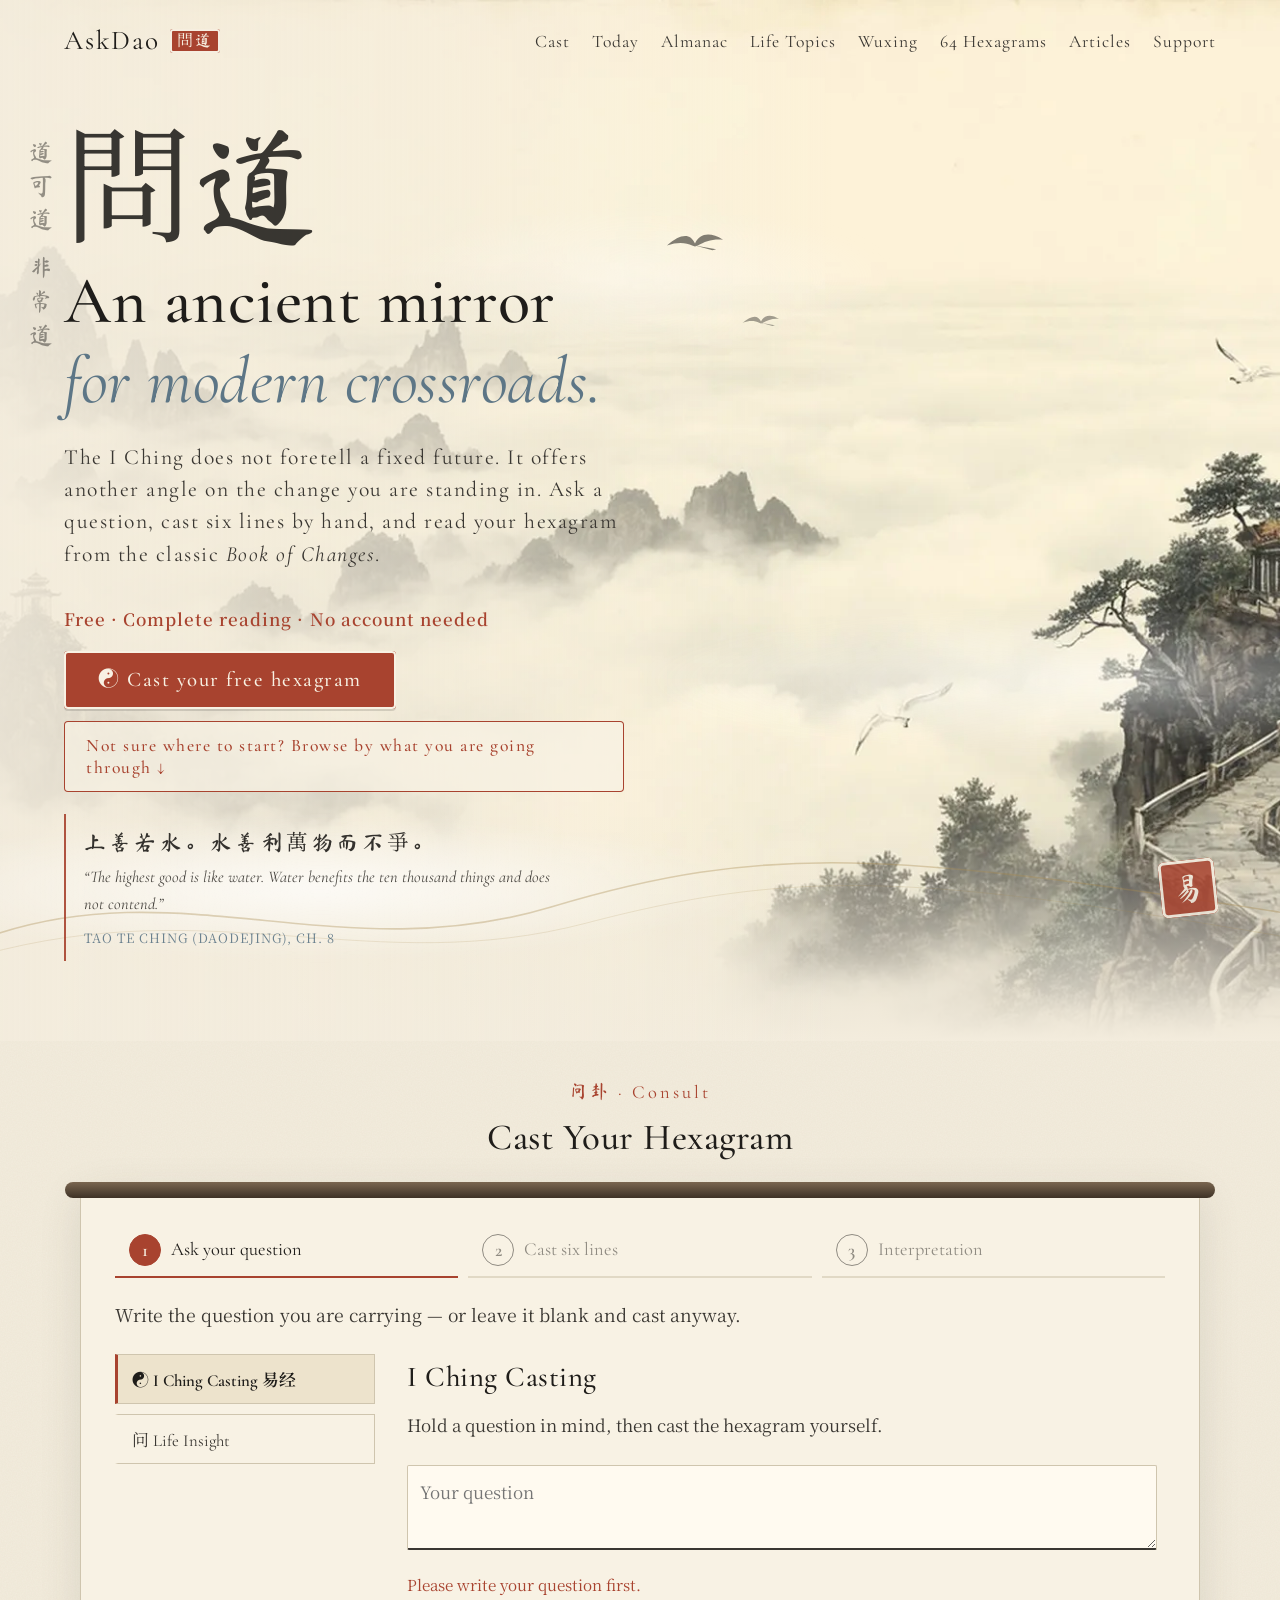
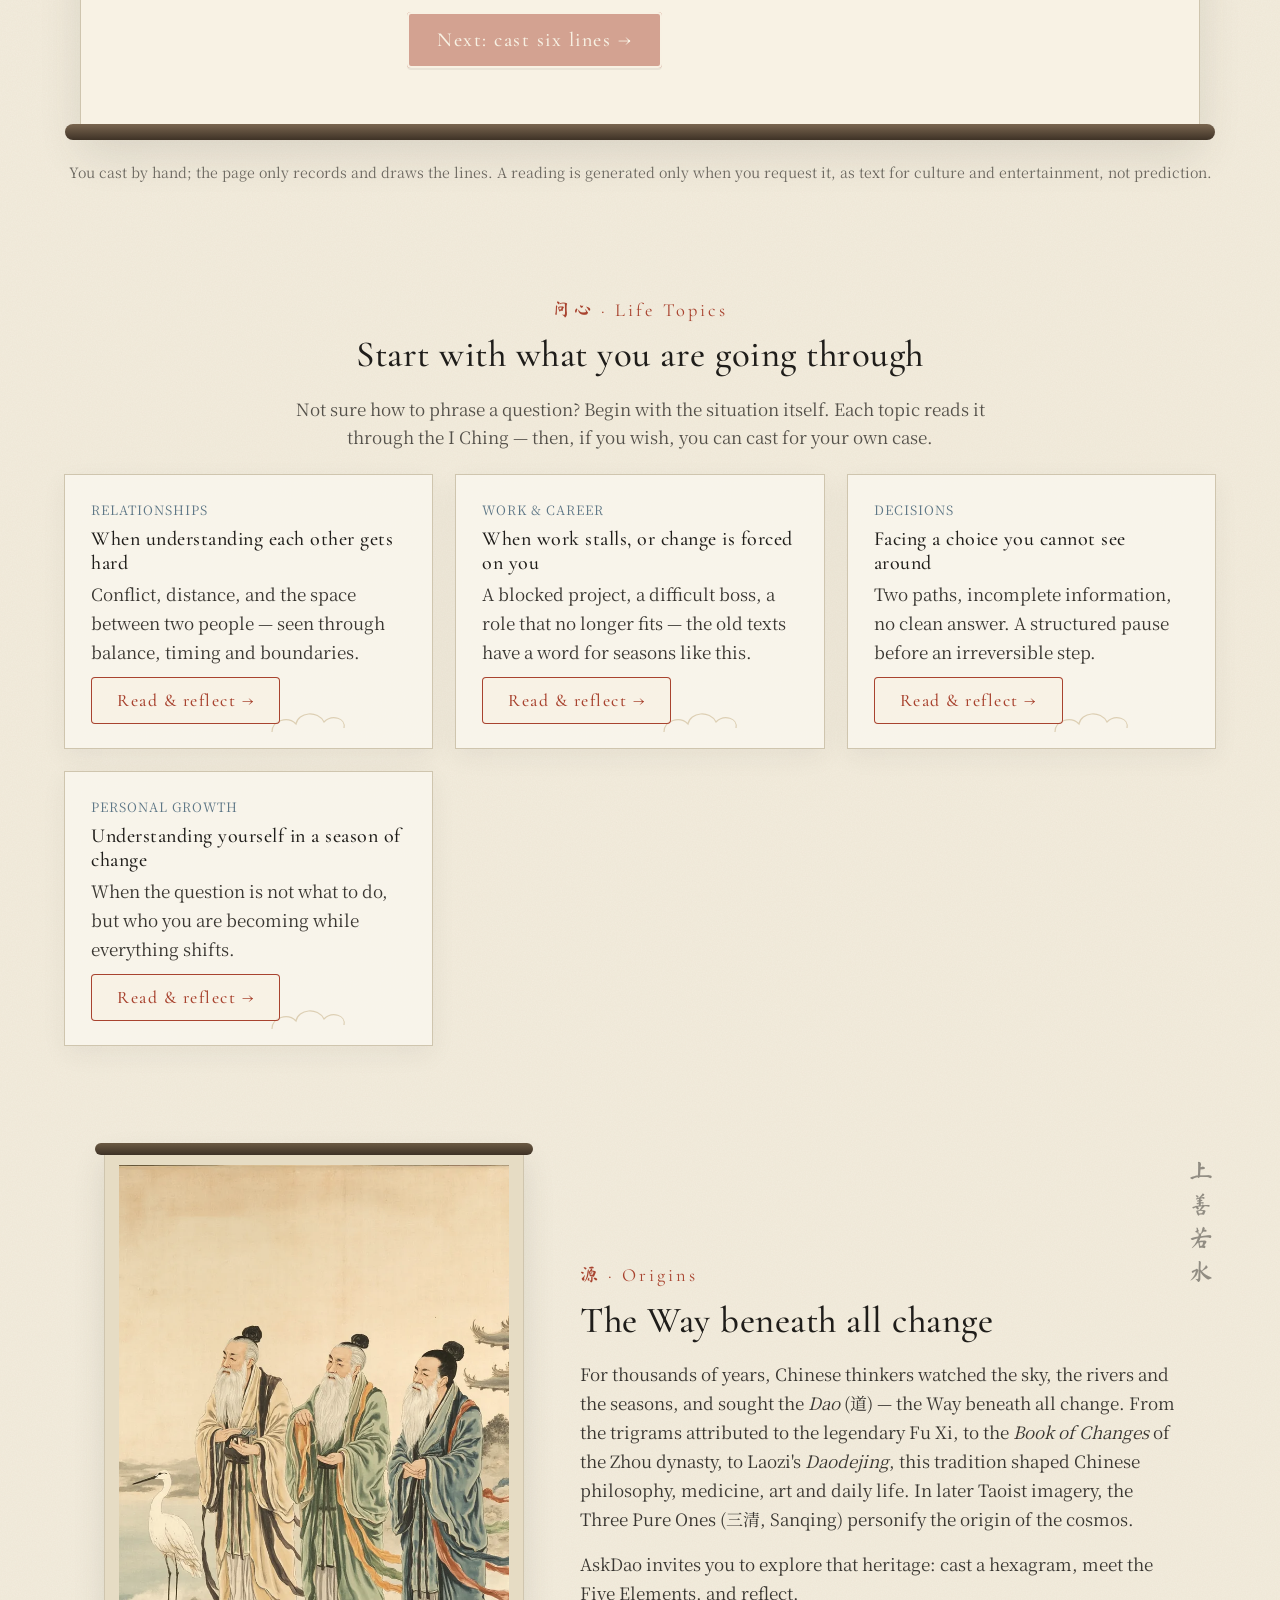
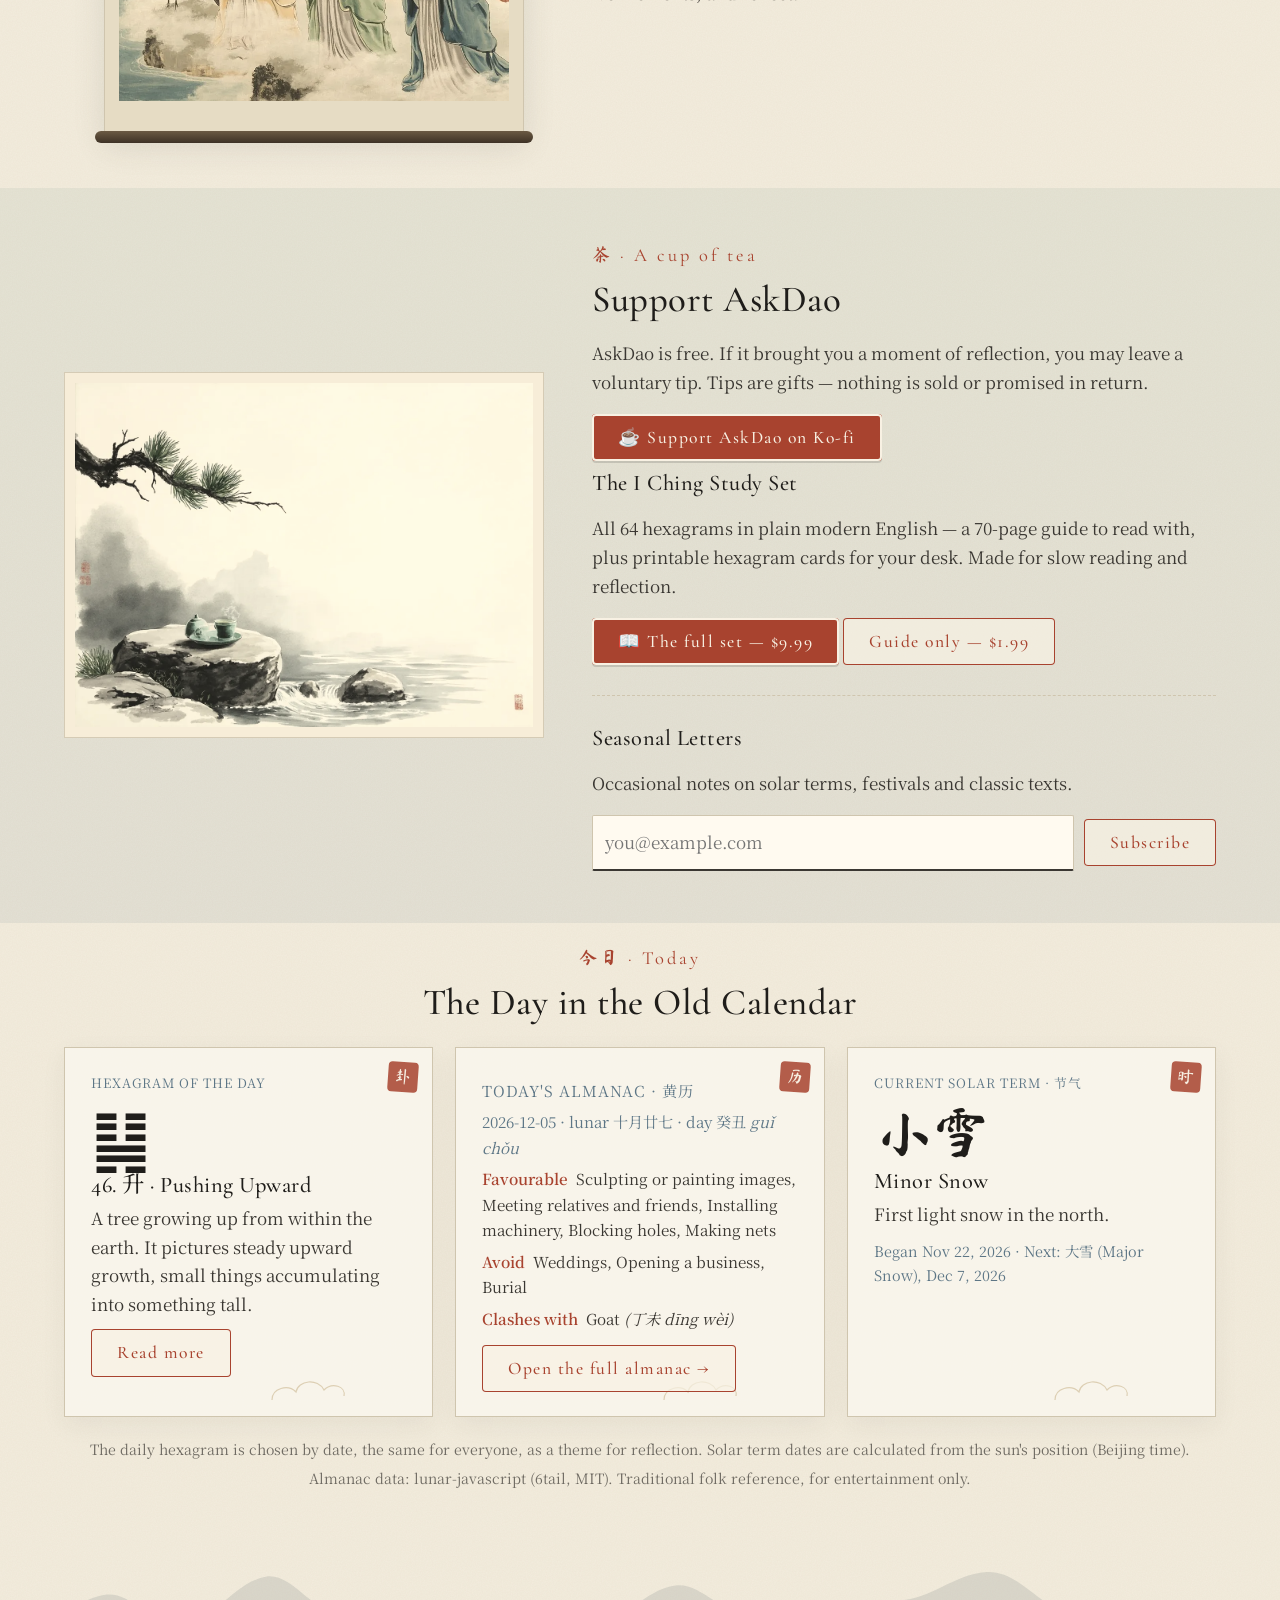
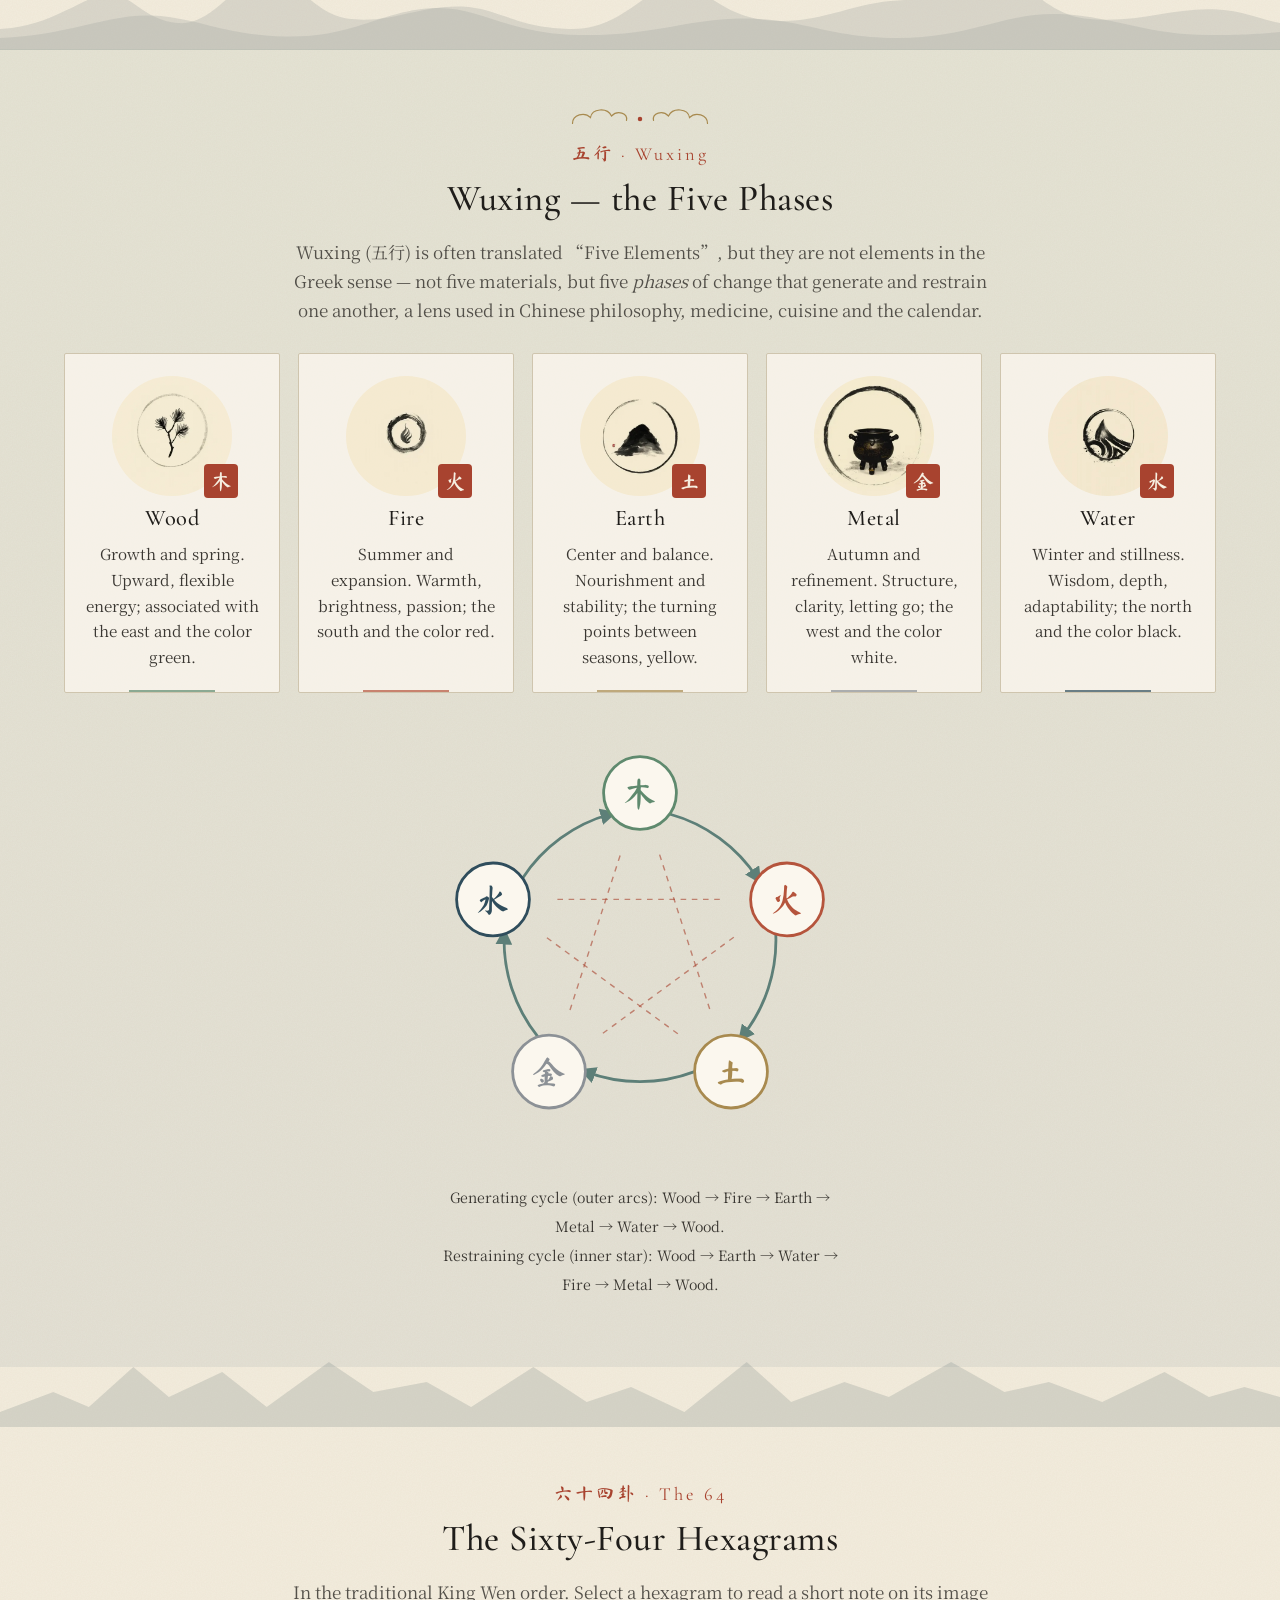
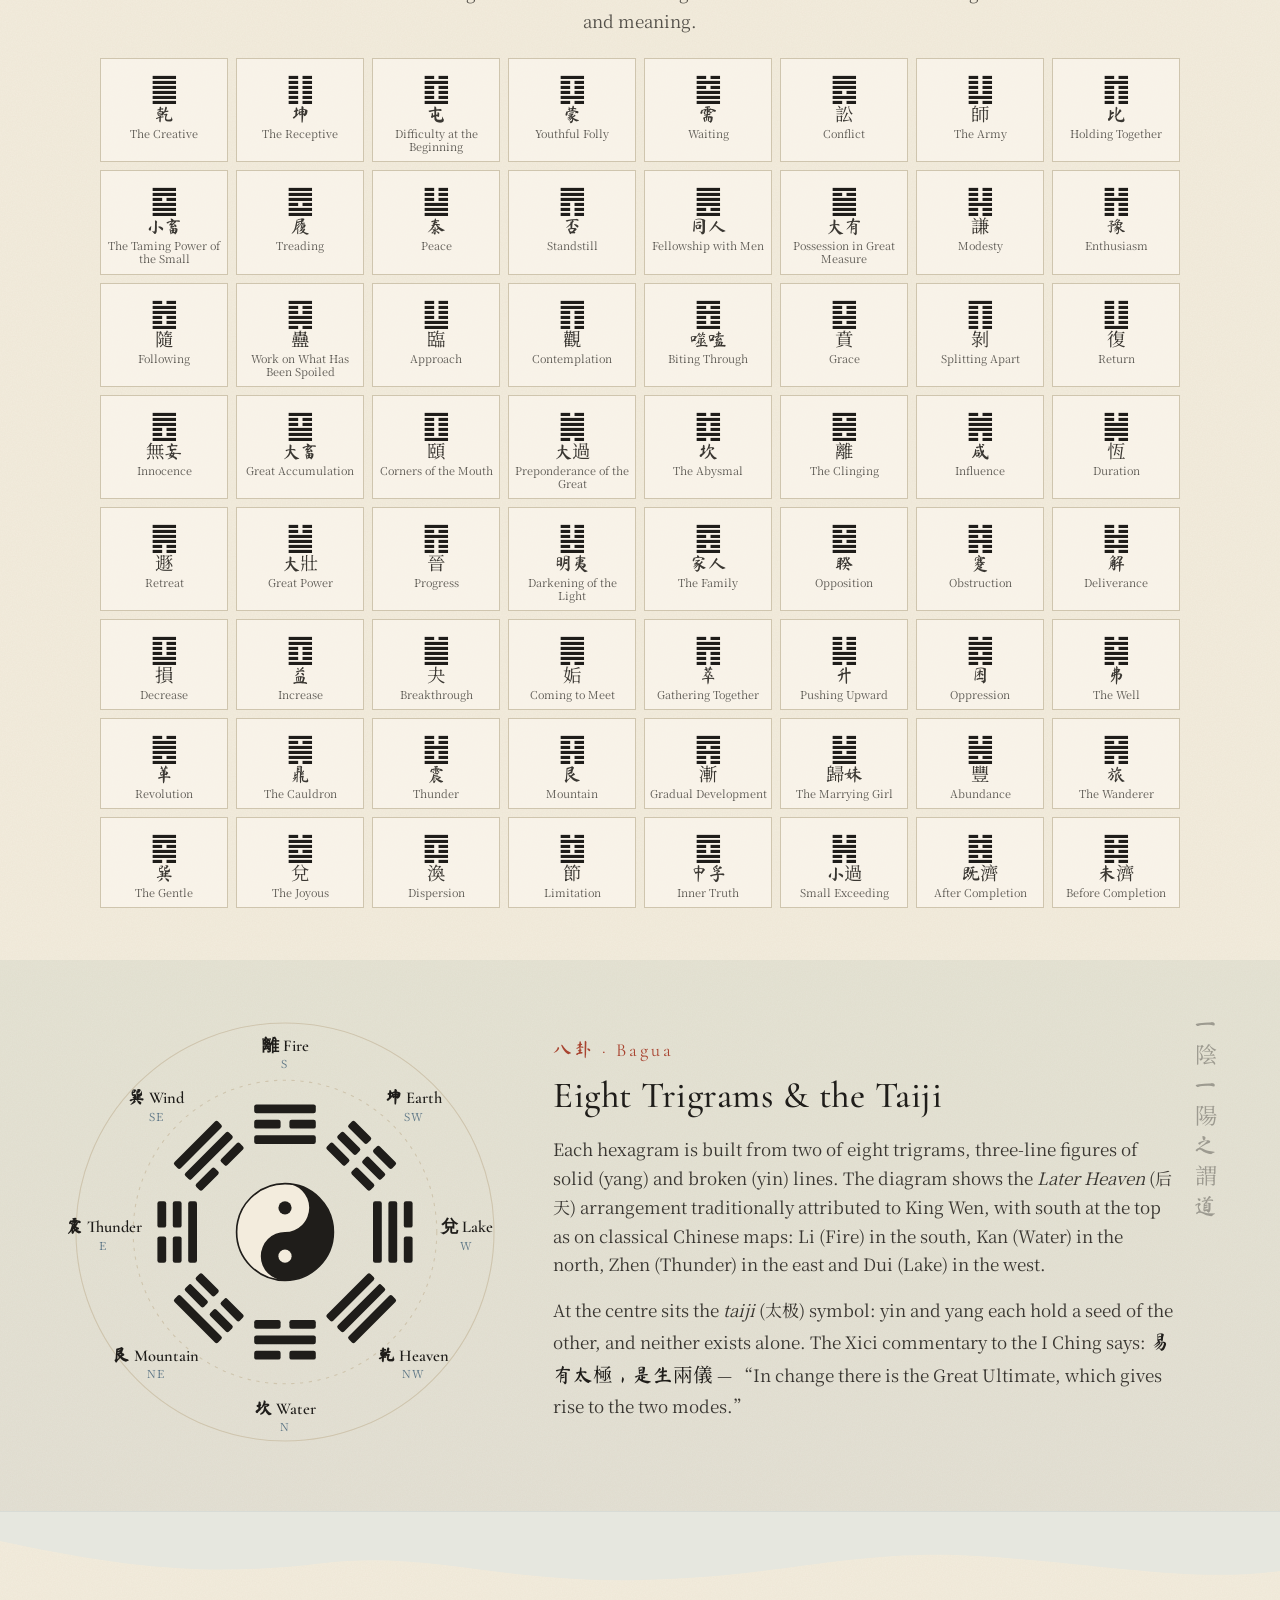
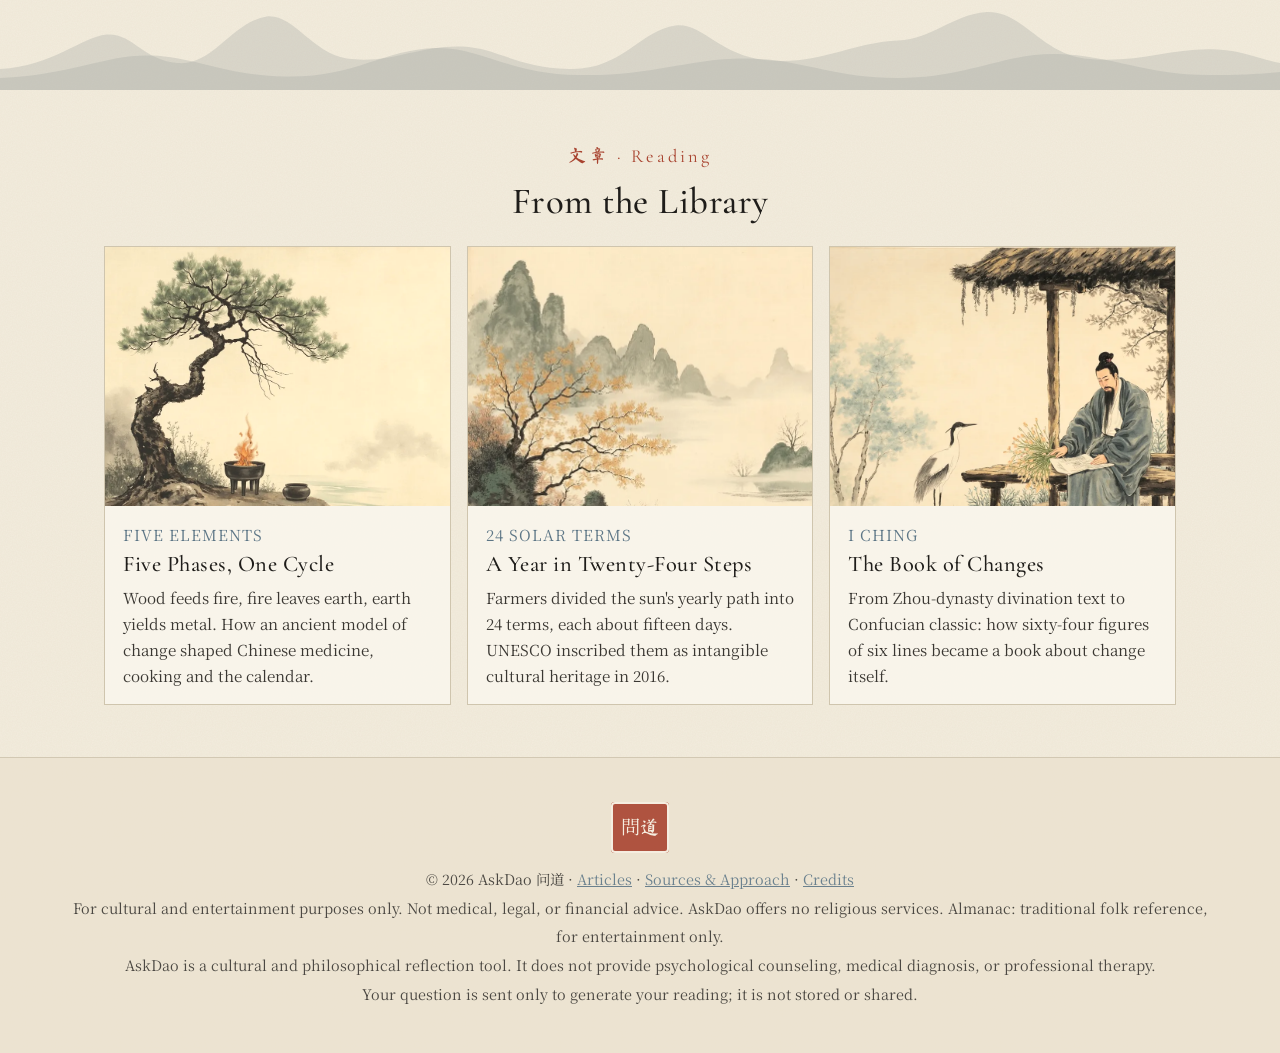
<file: index.html>
<!doctype html><html lang="en"><head><meta charset="utf-8"><meta name="viewport" content="width=device-width,initial-scale=1">
<title>AskDao 问道 — Free I Ching Reading & Chinese Taoist Culture</title>
<meta name="description" content="Free I Ching readings: cast six lines by hand and read your hexagram from the Book of Changes. An ancient wisdom tool for modern crossroads — reflection, not prediction. No account, no payment.">
<link rel="canonical" href="https://miny60780-sudo.github.io/askdao/"><meta property="og:title" content="AskDao 问道"><meta property="og:description" content="Free I Ching casting and Chinese Taoist culture."><meta property="og:type" content="website"><meta property="og:image" content="https://miny60780-sudo.github.io/askdao/images/og.jpg"><meta property="og:image:width" content="600"><meta property="og:image:height" content="600"><meta name="twitter:card" content="summary"><meta name="twitter:image" content="https://miny60780-sudo.github.io/askdao/images/og.jpg">
<link rel="preconnect" href="https://fonts.googleapis.com"><link rel="preconnect" href="https://fonts.gstatic.com" crossorigin>
<link href="https://fonts.googleapis.com/css2?family=Cormorant+Garamond:ital,wght@0,400;0,500;0,600;1,400&family=Ma+Shan+Zheng&family=Noto+Serif+SC:wght@400;600&display=swap" rel="stylesheet">
<link rel="stylesheet" href="style.css"><style>.soon{opacity:.55;cursor:not-allowed;pointer-events:none}</style><meta name="google-site-verification" content="4fFKH3F6mGMF02NqT2EJYNIDgo1LPGwkLBOL1soRW38" /></head><body class="home">
<header class="top"><a class="logo" href="./">AskDao<span class="seal">問道</span></a><nav><a href="#oracle">Cast</a><a href="#today">Today</a><a href="calendar.html">Almanac</a><a href="#topics">Life Topics</a><a href="#elements">Wuxing</a><a href="#hexagrams">64 Hexagrams</a><a href="#articles">Articles</a><a href="#tip">Support</a></nav></header>
<div class="hero">
<div class="hero-bg" aria-hidden="true"></div><div class="mist m1" aria-hidden="true"></div><div class="mist m2" aria-hidden="true"></div><div class="mist m3" aria-hidden="true"></div><svg class="crane c1" viewBox="0 0 120 60" aria-hidden="true"><path d="M2 34 C30 10 50 8 60 30 C70 8 92 6 118 22 C96 20 80 26 66 34 L60 36 L54 34 C42 28 24 26 2 34Z M60 34 L96 44 L104 42" fill="currentColor"/></svg><svg class="crane c2" viewBox="0 0 120 60" aria-hidden="true"><path d="M2 34 C30 10 50 8 60 30 C70 8 92 6 118 22 C96 20 80 26 66 34 L60 36 L54 34 C42 28 24 26 2 34Z M60 34 L96 44 L104 42" fill="currentColor"/></svg><svg class="ribbon" viewBox="0 0 1440 200" preserveAspectRatio="none" aria-hidden="true"><path d="M-20 150 C200 60 380 190 620 110 S1000 40 1460 120" fill="none" stroke="currentColor" stroke-width="2"/><path d="M-20 170 C240 90 420 200 660 130 S1040 70 1460 150" fill="none" stroke="currentColor" stroke-width="1" opacity=".6"/></svg>
<div class="vert v-left" aria-hidden="true">道可道 非常道</div>
<div class="hero-inner">
<div class="calli" aria-hidden="true">問道</div>
<h1>An ancient mirror<br><em>for modern crossroads.</em></h1>
<p class="tag">The I Ching does not foretell a fixed future. It offers another angle on the change you are standing in. Ask a question, cast six lines by hand, and read your hexagram from the classic <em>Book of Changes</em>.</p><p class="free-line">Free · Complete reading · No account needed</p>
<div class="quick"><a class="btn big primary" href="#oracle" data-go="iching">☯ Cast your free hexagram</a><a class="btn ghost" href="#topics">Not sure where to start? Browse by what you are going through ↓</a></div><blockquote class="hero-quote"><p class="q-zh">上善若水。水善利萬物而不爭。</p><p class="q-en">“The highest good is like water. Water benefits the ten thousand things and does not contend.”</p><cite>Tao Te Ching (Daodejing), ch. 8</cite></blockquote></div>
<span class="seal-stamp" aria-hidden="true">易</span>
</div>
<section id="oracle" class="oracle-main"><div class="sec-head tight"><p class="kicker">问卦 · Consult</p><h2>Cast Your Hexagram</h2></div>
<div class="scroll"><div class="rod top-rod"></div>
<div class="oracle-card"><ol class="stepper"><li data-s="1" class="on"><b>1</b><span>Ask your question</span></li><li data-s="2"><b>2</b><span>Cast six lines</span></li><li data-s="3"><b>3</b><span>Interpretation</span></li></ol>
<div class="step" data-step="1"><p class="stepintro">Write the question you are carrying — or leave it blank and cast anyway.</p><div class="tabs"><button type="button" data-t="iching" class="on">☯ I Ching Casting 易经</button><button type="button" data-t="life">问 Life Insight</button></div>
<div class="panel"><h3 id="ptitle"></h3><p id="pdesc"></p><label class="ql"><span class="sr">Your question</span><textarea id="q" rows="2" maxlength="100" placeholder=""></textarea></label>
<p class="qhint" id="qhint">Please write your question first.</p>
<div class="acts"><button class="btn big" type="button" id="tostep2" disabled>Next: cast six lines →</button></div></div></div>
<div class="step" data-step="2" hidden><p class="stepintro">Build your <abbr class="term" tabindex="0" data-tip="A figure of six stacked lines; the I Ching has 64 of them, each with its own text.">hexagram</abbr> one line at a time, from the bottom up.</p>
<div id="caster"><div class="methods" role="tablist"><button type="button" data-m="coins" class="on">◎ Three Coins</button><button type="button" data-m="number">❀ Numbers (Plum Blossom)</button><button type="button" data-m="objects">⁂ Everyday Objects</button></div>
<div class="castwrap"><div class="mpanes">
<div class="mpane" id="m-coins"><ol class="steps"><li><b>1</b>Hold three coins, think of your question, and toss them together.</li><li><b>2</b>Click the combination that landed. Convention: heads (inscribed side) = 3, tails = 2; the three coins add up to 6, 7, 8 or 9.</li><li><b>3</b>Repeat six times. The first toss is the bottom line; the hexagram is built upward.</li></ol><div class="coingrid"><button class="coinbtn" type="button" data-v="9"><span class="coins"><svg class="coin h" viewBox="0 0 40 40" aria-hidden="true"><circle cx="20" cy="20" r="18"/><rect x="14" y="14" width="12" height="12"/></svg><svg class="coin h" viewBox="0 0 40 40" aria-hidden="true"><circle cx="20" cy="20" r="18"/><rect x="14" y="14" width="12" height="12"/></svg><svg class="coin h" viewBox="0 0 40 40" aria-hidden="true"><circle cx="20" cy="20" r="18"/><rect x="14" y="14" width="12" height="12"/></svg></span><span class="cl">3 heads</span><span class="cv">9 · old yang (moving)</span></button><button class="coinbtn" type="button" data-v="8"><span class="coins"><svg class="coin h" viewBox="0 0 40 40" aria-hidden="true"><circle cx="20" cy="20" r="18"/><rect x="14" y="14" width="12" height="12"/></svg><svg class="coin h" viewBox="0 0 40 40" aria-hidden="true"><circle cx="20" cy="20" r="18"/><rect x="14" y="14" width="12" height="12"/></svg><svg class="coin t" viewBox="0 0 40 40" aria-hidden="true"><circle cx="20" cy="20" r="18"/><rect x="14" y="14" width="12" height="12"/><path d="M8 20h4M28 20h4M20 8v4M20 28v4"/></svg></span><span class="cl">2 heads, 1 tail</span><span class="cv">8 · young yin</span></button><button class="coinbtn" type="button" data-v="7"><span class="coins"><svg class="coin h" viewBox="0 0 40 40" aria-hidden="true"><circle cx="20" cy="20" r="18"/><rect x="14" y="14" width="12" height="12"/></svg><svg class="coin t" viewBox="0 0 40 40" aria-hidden="true"><circle cx="20" cy="20" r="18"/><rect x="14" y="14" width="12" height="12"/><path d="M8 20h4M28 20h4M20 8v4M20 28v4"/></svg><svg class="coin t" viewBox="0 0 40 40" aria-hidden="true"><circle cx="20" cy="20" r="18"/><rect x="14" y="14" width="12" height="12"/><path d="M8 20h4M28 20h4M20 8v4M20 28v4"/></svg></span><span class="cl">1 head, 2 tails</span><span class="cv">7 · young yang</span></button><button class="coinbtn" type="button" data-v="6"><span class="coins"><svg class="coin t" viewBox="0 0 40 40" aria-hidden="true"><circle cx="20" cy="20" r="18"/><rect x="14" y="14" width="12" height="12"/><path d="M8 20h4M28 20h4M20 8v4M20 28v4"/></svg><svg class="coin t" viewBox="0 0 40 40" aria-hidden="true"><circle cx="20" cy="20" r="18"/><rect x="14" y="14" width="12" height="12"/><path d="M8 20h4M28 20h4M20 8v4M20 28v4"/></svg><svg class="coin t" viewBox="0 0 40 40" aria-hidden="true"><circle cx="20" cy="20" r="18"/><rect x="14" y="14" width="12" height="12"/><path d="M8 20h4M28 20h4M20 8v4M20 28v4"/></svg></span><span class="cl">3 tails</span><span class="cv">6 · old yin (moving)</span></button></div><div class="acts"><button class="btn ghost" id="undo" type="button">Undo last</button><button class="btn ghost reset" type="button">Start over</button></div></div>
<div class="mpane" id="m-number" hidden><ol class="steps"><li><b>1</b>Think of three whole numbers that come to mind (or use the current time).</li><li><b>2</b>First number ÷ 8 → remainder gives the <em>upper</em> trigram; second ÷ 8 → <em>lower</em> trigram (remainder 0 counts as 8). Former Heaven numbers: 乾1 兌2 離3 震4 巽5 坎6 艮7 坤8.</li><li><b>3</b>Third number ÷ 6 → the moving line (0 counts as 6), counted from the bottom.</li></ol><div class="nums"><label>First number<input type="number" min="1" step="1" inputmode="numeric"></label><label>Second number<input type="number" min="1" step="1" inputmode="numeric"></label><label>Third number<input type="number" min="1" step="1" inputmode="numeric"></label></div><div class="acts"><button class="btn numcast" type="button">Cast</button><button class="btn ghost" id="usetime" type="button">Use current time</button></div><p class="small">The time method follows the traditional Plum Blossom rule: (year branch + lunar month + lunar day) gives the upper trigram; adding the hour branch gives the lower trigram and the moving line.</p></div>
<div class="mpane" id="m-objects" hidden><ol class="steps"><li><b>1</b>Take three small, casual handfuls of rice grains, beans or matches, without counting as you go.</li><li><b>2</b>Count each pile and enter the counts below.</li><li><b>3</b>The counts are used exactly like the numbers method: pile 1 → upper trigram, pile 2 → lower trigram, pile 3 → moving line.</li></ol><div class="piles" aria-hidden="true"><span></span><span></span><span></span></div><div class="nums"><label>Pile 1 count<input type="number" min="1" step="1" inputmode="numeric"></label><label>Pile 2 count<input type="number" min="1" step="1" inputmode="numeric"></label><label>Pile 3 count<input type="number" min="1" step="1" inputmode="numeric"></label></div><div class="acts"><button class="btn numcast" type="button">Cast</button></div></div>
</div><div class="linebox"><p id="caststatus" class="meta"></p><div id="lines" class="lines"></div></div></div></div>
<p class="gloss"><abbr class="term" tabindex="0" data-tip="Yang = solid line (active, firm); yin = broken line (receptive, yielding).">Yin &amp; yang</abbr> · <abbr class="term" tabindex="0" data-tip="A line marked to change into its opposite, turning the hexagram into a second one.">moving line</abbr> · <abbr class="term" tabindex="0" data-tip="A three-line figure; two trigrams stacked make one hexagram.">trigram</abbr> · <abbr class="term" tabindex="0" data-tip="Plum Blossom Numerology (梅花易数): a Song-dynasty method that turns numbers into a hexagram.">Plum Blossom</abbr> — hover or tap a term for a plain explanation.</p><div class="acts"><button class="btn ghost" type="button" data-goto="1">← Back</button></div></div>
<div class="step" data-step="3" hidden><div id="hexout" class="out"></div><details class="howlook"><summary>How to look at a hexagram</summary><p>Read the six lines <strong>from the bottom up</strong>: the first line you cast is at the base. Each three-line half is a trigram — the lower one is your inner ground, the upper one the situation around you. Lines 2 and 5, the centres of each trigram, matter most: they speak of balance rather than extremes. A <strong>moving line</strong> marks the point of greatest tension in the situation; the changed hexagram is not a forecast — it shows the shape the situation takes if that tension runs to its extreme.</p></details><p class="source"><small>Texts follow the classic I Ching (Book of Changes, Zhouyi) in King Wen order. Judgment and Image: English translation by James Legge, <i>The Yî King</i> (1882, public domain), via sacred-texts.com; Chinese original via Wikisource 周易.</small></p>
<div class="acts"><button class="btn big" id="go" type="button" hidden>Read my hexagram</button><button class="btn ghost reset" type="button">Cast again</button></div><div id="aiout" class="out ai"></div>
<div class="tipbox"><p>If this reading gave you a new angle, you are welcome to leave a small tip for the keeper of this quiet corner. Entirely voluntary — every reading stays free either way.</p><a class="btn" href="https://ko-fi.com/askdao" target="_blank" rel="noopener">☕ Support AskDao on Ko-fi</a></div></div>
</div><div class="rod bot-rod"></div></div>
<p class="note"><small>You cast by hand; the page only records and draws the lines. A reading is generated only when you request it, as text for culture and entertainment, not prediction.</small></p></section>
<section id="topics" class="topics"><div class="sec-head tight"><p class="kicker">问心 · Life Topics</p><h2>Start with what you are going through</h2><p class="lead">Not sure how to phrase a question? Begin with the situation itself. Each topic reads it through the I Ching — then, if you wish, you can cast for your own case.</p></div>
<div class="today-grid">
<article class="tcard"><p class="meta">Relationships</p><h3>When understanding each other gets hard</h3><p class="ds">Conflict, distance, and the space between two people — seen through balance, timing and boundaries.</p><a class="btn ghost" href="topics/relationships.html">Read &amp; reflect →</a></article>
<article class="tcard"><p class="meta">Work &amp; Career</p><h3>When work stalls, or change is forced on you</h3><p class="ds">A blocked project, a difficult boss, a role that no longer fits — the old texts have a word for seasons like this.</p><a class="btn ghost" href="topics/work.html">Read &amp; reflect →</a></article>
<article class="tcard"><p class="meta">Decisions</p><h3>Facing a choice you cannot see around</h3><p class="ds">Two paths, incomplete information, no clean answer. A structured pause before an irreversible step.</p><a class="btn ghost" href="topics/decisions.html">Read &amp; reflect →</a></article>
<article class="tcard"><p class="meta">Personal Growth</p><h3>Understanding yourself in a season of change</h3><p class="ds">When the question is not what to do, but who you are becoming while everything shifts.</p><a class="btn ghost" href="topics/growth.html">Read &amp; reflect →</a></article>
</div></section>
<section id="intro" class="intro">
<figure class="sages"><img src="images/immortal.webp" alt="Scroll-style painting of three ancient sages on a sea of clouds with a crane" loading="lazy" width="750" height="1030"></figure>
<div class="intro-text"><p class="kicker">源 · Origins</p><h2>The Way beneath all change</h2>
<p>For thousands of years, Chinese thinkers watched the sky, the rivers and the seasons, and sought the <em>Dao</em> (道) — the Way beneath all change. From the trigrams attributed to the legendary Fu Xi, to the <em>Book of Changes</em> of the Zhou dynasty, to Laozi's <em>Daodejing</em>, this tradition shaped Chinese philosophy, medicine, art and daily life. In later Taoist imagery, the Three Pure Ones (三清, Sanqing) personify the origin of the cosmos.</p>
<p>AskDao invites you to explore that heritage: cast a hexagram, meet the Five Elements, and reflect.</p></div>
<div class="vert v-right" aria-hidden="true">上善若水</div>
</section>
<section id="tip" class="tea tint"><img src="images/tea.webp" alt="Ink-wash tea by a mountain stream" loading="lazy" width="1365" height="1024">
<div><p class="kicker">茶 · A cup of tea</p><h2>Support AskDao</h2><p>AskDao is free. If it brought you a moment of reflection, you may leave a voluntary tip. Tips are gifts — nothing is sold or promised in return.</p>
<a class="btn" href="https://ko-fi.com/askdao" target="_blank" rel="noopener">☕ Support AskDao on Ko-fi</a>
<div id="guide"><h3>The I Ching Study Set</h3><p>All 64 hexagrams in plain modern English — a 70-page guide to read with, plus printable hexagram cards for your desk. Made for slow reading and reflection.</p>
<a class="btn" href="https://payhip.com/b/0Crn6" target="_blank" rel="noopener">📖 The full set — $9.99</a> <a class="btn ghost" href="https://payhip.com/b/OajSx" target="_blank" rel="noopener">Guide only — $1.99</a></div>
<div id="newsletter"><h3>Seasonal Letters</h3><p>Occasional notes on solar terms, festivals and classic texts.</p>
<form onsubmit="alert('Signup coming soon — thank you!');return false"><input type="email" required placeholder="you@example.com"> <button class="btn ghost">Subscribe</button></form></div></div></section>
<section id="today" class="today"><div class="sec-head tight"><p class="kicker">今日 · Today</p><h2>The Day in the Old Calendar</h2></div>
<div class="today-grid"><article id="hod" class="tcard"><p class="meta">Hexagram of the Day</p><div class="sym" aria-hidden="true"></div><h3 class="nm"></h3><p class="ds"></p><button class="btn ghost more" type="button">Read more</button><span class="mini-seal" aria-hidden="true">卦</span></article>
<article id="almcard" class="tcard"><p class="meta">Today's Almanac · 黄历</p><p class="ad dt"></p><p class="ay"></p><p class="aj"></p><p class="ac"></p><a class="btn ghost" href="calendar.html">Open the full almanac →</a><span class="mini-seal" aria-hidden="true">历</span></article>
<article id="jieqi" class="tcard"><p class="meta">Current Solar Term · 节气</p><div class="zh"></div><h3 class="en"></h3><p class="ds"></p><p class="dt"></p><span class="mini-seal" aria-hidden="true">时</span></article></div>
<p class="note"><small>The daily hexagram is chosen by date, the same for everyone, as a theme for reflection. Solar term dates are calculated from the sun's position (Beijing time). Almanac data: lunar-javascript (6tail, MIT). Traditional folk reference, for entertainment only.</small></p></section>
<svg class="divider" viewBox="0 0 1440 120" preserveAspectRatio="none" aria-hidden="true"><path d="M0 120 L0 92 C60 88 90 50 120 46 C150 44 160 80 200 84 C240 88 260 30 300 22 C330 18 350 70 390 78 C440 86 470 60 520 62 C560 64 580 90 640 92 C700 94 720 40 760 34 C790 30 810 74 860 80 C920 88 960 56 1010 54 C1050 52 1070 20 1110 16 C1150 14 1170 70 1220 78 C1280 86 1320 62 1370 66 C1400 68 1420 80 1440 84 L1440 120Z" fill="#b9cbc4" opacity=".35"/><path d="M0 120 L0 104 C80 100 120 72 170 74 C220 76 250 100 320 102 C400 104 430 66 490 64 C540 62 570 98 650 100 C730 102 770 80 830 78 C900 76 930 104 1010 104 C1090 104 1130 70 1190 72 C1250 74 1290 100 1360 100 C1400 100 1420 98 1440 96 L1440 120Z" fill="#8fa9a1" opacity=".35"/></svg>
<section id="elements" class="tint"><div class="sec-head"><svg class="cloud" viewBox="0 0 200 40" aria-hidden="true"><path d="M10 30 C10 18 26 14 34 22 C36 10 56 8 62 20 C70 12 84 16 82 26 M118 26 C116 16 130 12 138 20 C144 8 164 10 166 22 C174 14 190 18 190 30" fill="none" stroke="currentColor" stroke-width="1.6" stroke-linecap="round"/><circle cx="100" cy="24" r="3" fill="#a8432f"/></svg><p class="kicker">五行 · Wuxing</p><h2>Wuxing — the Five Phases</h2><p class="lead">Wuxing (五行) is often translated “Five Elements”, but they are not elements in the Greek sense — not five materials, but five <em>phases</em> of change that generate and restrain one another, a lens used in Chinese philosophy, medicine, cuisine and the calendar.</p></div>
<div class="grid5"><article class="card el-wood" style="--c:#5f8a6e"><div class="mark"><img class="wx" src="images/wuxing-wood.webp" alt="" width="400" height="400" loading="lazy"><svg class="ring" viewBox="0 0 120 120" aria-hidden="true"><path d="M60 8 C 92 6, 114 32, 112 62 C 110 94, 84 114, 56 112 C 26 110, 6 86, 9 56 C 12 30, 34 12, 66 10" fill="none" stroke="currentColor" stroke-width="5" stroke-linecap="round" opacity=".85"/><path d="M64 14 C 90 16,106 38,104 62" fill="none" stroke="currentColor" stroke-width="2" opacity=".35"/></svg><span class="zh">木</span></div><h3>Wood</h3><p>Growth and spring. Upward, flexible energy; associated with the east and the color green.</p></article><article class="card el-fire" style="--c:#b5543c"><div class="mark"><img class="wx" src="images/wuxing-fire.webp" alt="" width="400" height="400" loading="lazy"><svg class="ring" viewBox="0 0 120 120" aria-hidden="true"><path d="M60 8 C 92 6, 114 32, 112 62 C 110 94, 84 114, 56 112 C 26 110, 6 86, 9 56 C 12 30, 34 12, 66 10" fill="none" stroke="currentColor" stroke-width="5" stroke-linecap="round" opacity=".85"/><path d="M64 14 C 90 16,106 38,104 62" fill="none" stroke="currentColor" stroke-width="2" opacity=".35"/></svg><span class="zh">火</span></div><h3>Fire</h3><p>Summer and expansion. Warmth, brightness, passion; the south and the color red.</p></article><article class="card el-earth" style="--c:#a88a4f"><div class="mark"><img class="wx" src="images/wuxing-earth.webp" alt="" width="400" height="400" loading="lazy"><svg class="ring" viewBox="0 0 120 120" aria-hidden="true"><path d="M60 8 C 92 6, 114 32, 112 62 C 110 94, 84 114, 56 112 C 26 110, 6 86, 9 56 C 12 30, 34 12, 66 10" fill="none" stroke="currentColor" stroke-width="5" stroke-linecap="round" opacity=".85"/><path d="M64 14 C 90 16,106 38,104 62" fill="none" stroke="currentColor" stroke-width="2" opacity=".35"/></svg><span class="zh">土</span></div><h3>Earth</h3><p>Center and balance. Nourishment and stability; the turning points between seasons, yellow.</p></article><article class="card el-metal" style="--c:#8c9196"><div class="mark"><img class="wx" src="images/wuxing-metal.webp" alt="" width="400" height="400" loading="lazy"><svg class="ring" viewBox="0 0 120 120" aria-hidden="true"><path d="M60 8 C 92 6, 114 32, 112 62 C 110 94, 84 114, 56 112 C 26 110, 6 86, 9 56 C 12 30, 34 12, 66 10" fill="none" stroke="currentColor" stroke-width="5" stroke-linecap="round" opacity=".85"/><path d="M64 14 C 90 16,106 38,104 62" fill="none" stroke="currentColor" stroke-width="2" opacity=".35"/></svg><span class="zh">金</span></div><h3>Metal</h3><p>Autumn and refinement. Structure, clarity, letting go; the west and the color white.</p></article><article class="card el-water" style="--c:#2f4d5c"><div class="mark"><img class="wx" src="images/wuxing-water.webp" alt="" width="400" height="400" loading="lazy"><svg class="ring" viewBox="0 0 120 120" aria-hidden="true"><path d="M60 8 C 92 6, 114 32, 112 62 C 110 94, 84 114, 56 112 C 26 110, 6 86, 9 56 C 12 30, 34 12, 66 10" fill="none" stroke="currentColor" stroke-width="5" stroke-linecap="round" opacity=".85"/><path d="M64 14 C 90 16,106 38,104 62" fill="none" stroke="currentColor" stroke-width="2" opacity=".35"/></svg><span class="zh">水</span></div><h3>Water</h3><p>Winter and stillness. Wisdom, depth, adaptability; the north and the color black.</p></article></div>
<div class="cycle-wrap"><svg class="cycle" viewBox="0 0 300 300" role="img" aria-label="Wuxing generating and restraining cycles"><defs><marker id="ar" viewBox="0 0 10 10" refX="6" refY="5" markerWidth="6" markerHeight="6" orient="auto"><path d="M0 0L10 5L0 10z" fill="#5d7f78"/></marker></defs><path class="gen" marker-end="url(#ar)" d="M171 55 A 110 110 0 0 1 234 101"/><path class="gen" marker-end="url(#ar)" d="M247 141 A 110 110 0 0 1 223 214"/><path class="gen" marker-end="url(#ar)" d="M189 239 A 110 110 0 0 1 111 239"/><path class="gen" marker-end="url(#ar)" d="M77 214 A 110 110 0 0 1 53 141"/><path class="gen" marker-end="url(#ar)" d="M66 101 A 110 110 0 0 1 129 55"/><line class="res" x1="164" y1="84" x2="200" y2="195"/><line class="res" x1="217" y1="143" x2="123" y2="212"/><line class="res" x1="177" y1="212" x2="83" y2="143"/><line class="res" x1="100" y1="195" x2="136" y2="84"/><line class="res" x1="91" y1="116" x2="209" y2="116"/><g><circle cx="150" cy="40" r="26" fill="#fbf7ee" stroke="#5f8a6e" stroke-width="2"/><text x="150" y="49" fill="#5f8a6e">木</text></g><g><circle cx="255" cy="116" r="26" fill="#fbf7ee" stroke="#b5543c" stroke-width="2"/><text x="255" y="125" fill="#b5543c">火</text></g><g><circle cx="215" cy="239" r="26" fill="#fbf7ee" stroke="#a88a4f" stroke-width="2"/><text x="215" y="248" fill="#a88a4f">土</text></g><g><circle cx="85" cy="239" r="26" fill="#fbf7ee" stroke="#8c9196" stroke-width="2"/><text x="85" y="248" fill="#8c9196">金</text></g><g><circle cx="45" cy="116" r="26" fill="#fbf7ee" stroke="#2f4d5c" stroke-width="2"/><text x="45" y="125" fill="#2f4d5c">水</text></g></svg><p><small>Generating cycle (outer arcs): Wood → Fire → Earth → Metal → Water → Wood.<br>Restraining cycle (inner star): Wood → Earth → Water → Fire → Metal → Wood.</small></p></div></section>
<div class="peaks" aria-hidden="true"></div>
<section id="hexagrams"><div class="sec-head tight"><p class="kicker">六十四卦 · The 64</p><h2>The Sixty-Four Hexagrams</h2><p class="lead">In the traditional King Wen order. Select a hexagram to read a short note on its image and meaning.</p></div>
<div id="hexgrid" class="hexgrid"></div></section>
<section id="bagua" class="tint"><div class="bagua-wrap"><div class="bagua-fig"><svg class="bagua" viewBox="0 0 400 400" role="img" aria-label="Later Heaven Bagua arrangement, south at top"><circle cx="200" cy="200" r="190" fill="none" stroke="#cfc5ae"/><circle cx="200" cy="200" r="138" fill="none" stroke="#cfc5ae" stroke-dasharray="3 5"/><g transform="rotate(0 200 200)"><rect x="172" y="112" width="56" height="8" rx="2" fill="#1f1d1a"/><rect x="172" y="98" width="24" height="8" rx="2" fill="#1f1d1a"/><rect x="204" y="98" width="24" height="8" rx="2" fill="#1f1d1a"/><rect x="172" y="84" width="56" height="8" rx="2" fill="#1f1d1a"/></g><text x="200" y="35" class="bl">離 Fire</text><text x="200" y="51" class="bs">S</text><g transform="rotate(45 200 200)"><rect x="172" y="112" width="24" height="8" rx="2" fill="#1f1d1a"/><rect x="204" y="112" width="24" height="8" rx="2" fill="#1f1d1a"/><rect x="172" y="98" width="24" height="8" rx="2" fill="#1f1d1a"/><rect x="204" y="98" width="24" height="8" rx="2" fill="#1f1d1a"/><rect x="172" y="84" width="24" height="8" rx="2" fill="#1f1d1a"/><rect x="204" y="84" width="24" height="8" rx="2" fill="#1f1d1a"/></g><text x="317" y="83" class="bl">坤 Earth</text><text x="317" y="99" class="bs">SW</text><g transform="rotate(90 200 200)"><rect x="172" y="112" width="56" height="8" rx="2" fill="#1f1d1a"/><rect x="172" y="98" width="56" height="8" rx="2" fill="#1f1d1a"/><rect x="172" y="84" width="24" height="8" rx="2" fill="#1f1d1a"/><rect x="204" y="84" width="24" height="8" rx="2" fill="#1f1d1a"/></g><text x="365" y="200" class="bl">兌 Lake</text><text x="365" y="216" class="bs">W</text><g transform="rotate(135 200 200)"><rect x="172" y="112" width="56" height="8" rx="2" fill="#1f1d1a"/><rect x="172" y="98" width="56" height="8" rx="2" fill="#1f1d1a"/><rect x="172" y="84" width="56" height="8" rx="2" fill="#1f1d1a"/></g><text x="317" y="317" class="bl">乾 Heaven</text><text x="317" y="333" class="bs">NW</text><g transform="rotate(180 200 200)"><rect x="172" y="112" width="24" height="8" rx="2" fill="#1f1d1a"/><rect x="204" y="112" width="24" height="8" rx="2" fill="#1f1d1a"/><rect x="172" y="98" width="56" height="8" rx="2" fill="#1f1d1a"/><rect x="172" y="84" width="24" height="8" rx="2" fill="#1f1d1a"/><rect x="204" y="84" width="24" height="8" rx="2" fill="#1f1d1a"/></g><text x="200" y="365" class="bl">坎 Water</text><text x="200" y="381" class="bs">N</text><g transform="rotate(225 200 200)"><rect x="172" y="112" width="24" height="8" rx="2" fill="#1f1d1a"/><rect x="204" y="112" width="24" height="8" rx="2" fill="#1f1d1a"/><rect x="172" y="98" width="24" height="8" rx="2" fill="#1f1d1a"/><rect x="204" y="98" width="24" height="8" rx="2" fill="#1f1d1a"/><rect x="172" y="84" width="56" height="8" rx="2" fill="#1f1d1a"/></g><text x="83" y="317" class="bl">艮 Mountain</text><text x="83" y="333" class="bs">NE</text><g transform="rotate(270 200 200)"><rect x="172" y="112" width="56" height="8" rx="2" fill="#1f1d1a"/><rect x="172" y="98" width="24" height="8" rx="2" fill="#1f1d1a"/><rect x="204" y="98" width="24" height="8" rx="2" fill="#1f1d1a"/><rect x="172" y="84" width="24" height="8" rx="2" fill="#1f1d1a"/><rect x="204" y="84" width="24" height="8" rx="2" fill="#1f1d1a"/></g><text x="35" y="200" class="bl">震 Thunder</text><text x="35" y="216" class="bs">E</text><g transform="rotate(315 200 200)"><rect x="172" y="112" width="24" height="8" rx="2" fill="#1f1d1a"/><rect x="204" y="112" width="24" height="8" rx="2" fill="#1f1d1a"/><rect x="172" y="98" width="56" height="8" rx="2" fill="#1f1d1a"/><rect x="172" y="84" width="56" height="8" rx="2" fill="#1f1d1a"/></g><text x="83" y="83" class="bl">巽 Wind</text><text x="83" y="99" class="bs">SE</text><g transform="translate(200 200)"><circle r="44" fill="#f3ecdd" stroke="#1f1d1a" stroke-width="1.5"/><path d="M0-44A44 44 0 0 1 0 44A22 22 0 0 1 0 0A22 22 0 0 0 0-44Z" fill="#1f1d1a"/><circle cy="-22" r="6" fill="#1f1d1a"/><circle cy="22" r="6" fill="#f3ecdd"/></g></svg>
</div>
<div class="bagua-text"><p class="kicker">八卦 · Bagua</p><h2>Eight Trigrams &amp; the Taiji</h2>
<p>Each hexagram is built from two of eight trigrams, three-line figures of solid (yang) and broken (yin) lines. The diagram shows the <em>Later Heaven</em> (后天) arrangement traditionally attributed to King Wen, with south at the top as on classical Chinese maps: Li (Fire) in the south, Kan (Water) in the north, Zhen (Thunder) in the east and Dui (Lake) in the west.</p>
<p>At the centre sits the <em>taiji</em> (太极) symbol: yin and yang each hold a seed of the other, and neither exists alone. The Xici commentary to the I Ching says: <span class="cn">易有太極，是生兩儀</span> — “In change there is the Great Ultimate, which gives rise to the two modes.”</p>
<div class="vert-in" aria-hidden="true">一陰一陽之謂道</div></div></div></section>
<svg class="divider flip" viewBox="0 0 1440 120" preserveAspectRatio="none" aria-hidden="true"><path d="M0 0 L0 40 C120 70 220 90 360 70 C480 52 560 96 720 92 C880 88 960 50 1100 60 C1240 70 1340 96 1440 80 L1440 0Z" fill="#e9efe9"/></svg>
<svg class="divider" viewBox="0 0 1440 120" preserveAspectRatio="none" aria-hidden="true"><path d="M0 120 L0 92 C60 88 90 50 120 46 C150 44 160 80 200 84 C240 88 260 30 300 22 C330 18 350 70 390 78 C440 86 470 60 520 62 C560 64 580 90 640 92 C700 94 720 40 760 34 C790 30 810 74 860 80 C920 88 960 56 1010 54 C1050 52 1070 20 1110 16 C1150 14 1170 70 1220 78 C1280 86 1320 62 1370 66 C1400 68 1420 80 1440 84 L1440 120Z" fill="#b9cbc4" opacity=".35"/><path d="M0 120 L0 104 C80 100 120 72 170 74 C220 76 250 100 320 102 C400 104 430 66 490 64 C540 62 570 98 650 100 C730 102 770 80 830 78 C900 76 930 104 1010 104 C1090 104 1130 70 1190 72 C1250 74 1290 100 1360 100 C1400 100 1420 98 1440 96 L1440 120Z" fill="#8fa9a1" opacity=".35"/></svg>
<section id="articles" class="articles"><div class="sec-head tight"><p class="kicker">文章 · Reading</p><h2>From the Library</h2></div>
<div class="grid3">
<a class="acard" href="articles/five-elements-tea.html"><img src="images/article-wuxing.webp" alt="Ink-wash painting of a pine, a brazier and a stream" loading="lazy" width="900" height="675"><div><p class="meta">Five Elements</p><h3>Five Phases, One Cycle</h3><p>Wood feeds fire, fire leaves earth, earth yields metal. How an ancient model of change shaped Chinese medicine, cooking and the calendar.</p></div></a>
<a class="acard" href="articles/winter-solstice.html"><img src="images/article-jieqi.webp" alt="Ink-wash painting of autumn trees and misty karst hills" loading="lazy" width="900" height="675"><div><p class="meta">24 Solar Terms</p><h3>A Year in Twenty-Four Steps</h3><p>Farmers divided the sun's yearly path into 24 terms, each about fifteen days. UNESCO inscribed them as intangible cultural heritage in 2016.</p></div></a>
<a class="acard" href="articles/intro-i-ching.html"><img src="images/article-iching.webp" alt="Ink-wash painting of a scholar with yarrow stalks and a crane" loading="lazy" width="900" height="675"><div><p class="meta">I Ching</p><h3>The Book of Changes</h3><p>From Zhou-dynasty divination text to Confucian classic: how sixty-four figures of six lines became a book about change itself.</p></div></a>
</div></section>
<footer><div class="foot-seal">問道</div>© 2026 AskDao 问道 · <a href="articles/index.html">Articles</a> · <a href="sources.html">Sources &amp; Approach</a> · <a href="CREDITS.md">Credits</a><br>For cultural and entertainment purposes only. Not medical, legal, or financial advice. AskDao offers no religious services. Almanac: traditional folk reference, for entertainment only.<br>AskDao is a cultural and philosophical reflection tool. It does not provide psychological counseling, medical diagnosis, or professional therapy.<br>Your question is sent only to generate your reading; it is not stored or shared.</footer>
<div id="hexmodal" class="modal" hidden><div class="mbox" role="dialog" aria-modal="true" aria-labelledby="mname"><button class="m-close" type="button" aria-label="Close">×</button><div class="m-sym" aria-hidden="true"></div><p class="m-title meta"></p><h3 class="m-name" id="mname"></h3><p class="m-desc"></p><span class="mini-seal" aria-hidden="true">易</span></div></div>
<script src="js/vendor/lunar.js"></script><script src="js/almanac-en.js"></script><script src="js/almanac.js"></script><script src="js/extras.js"></script>
<script src="app.js?v=20261108b"></script>
<script data-goatcounter="https://askdao.goatcounter.com/count" async src="//gc.zgo.at/count.js"></script>
</body></html>
</file>
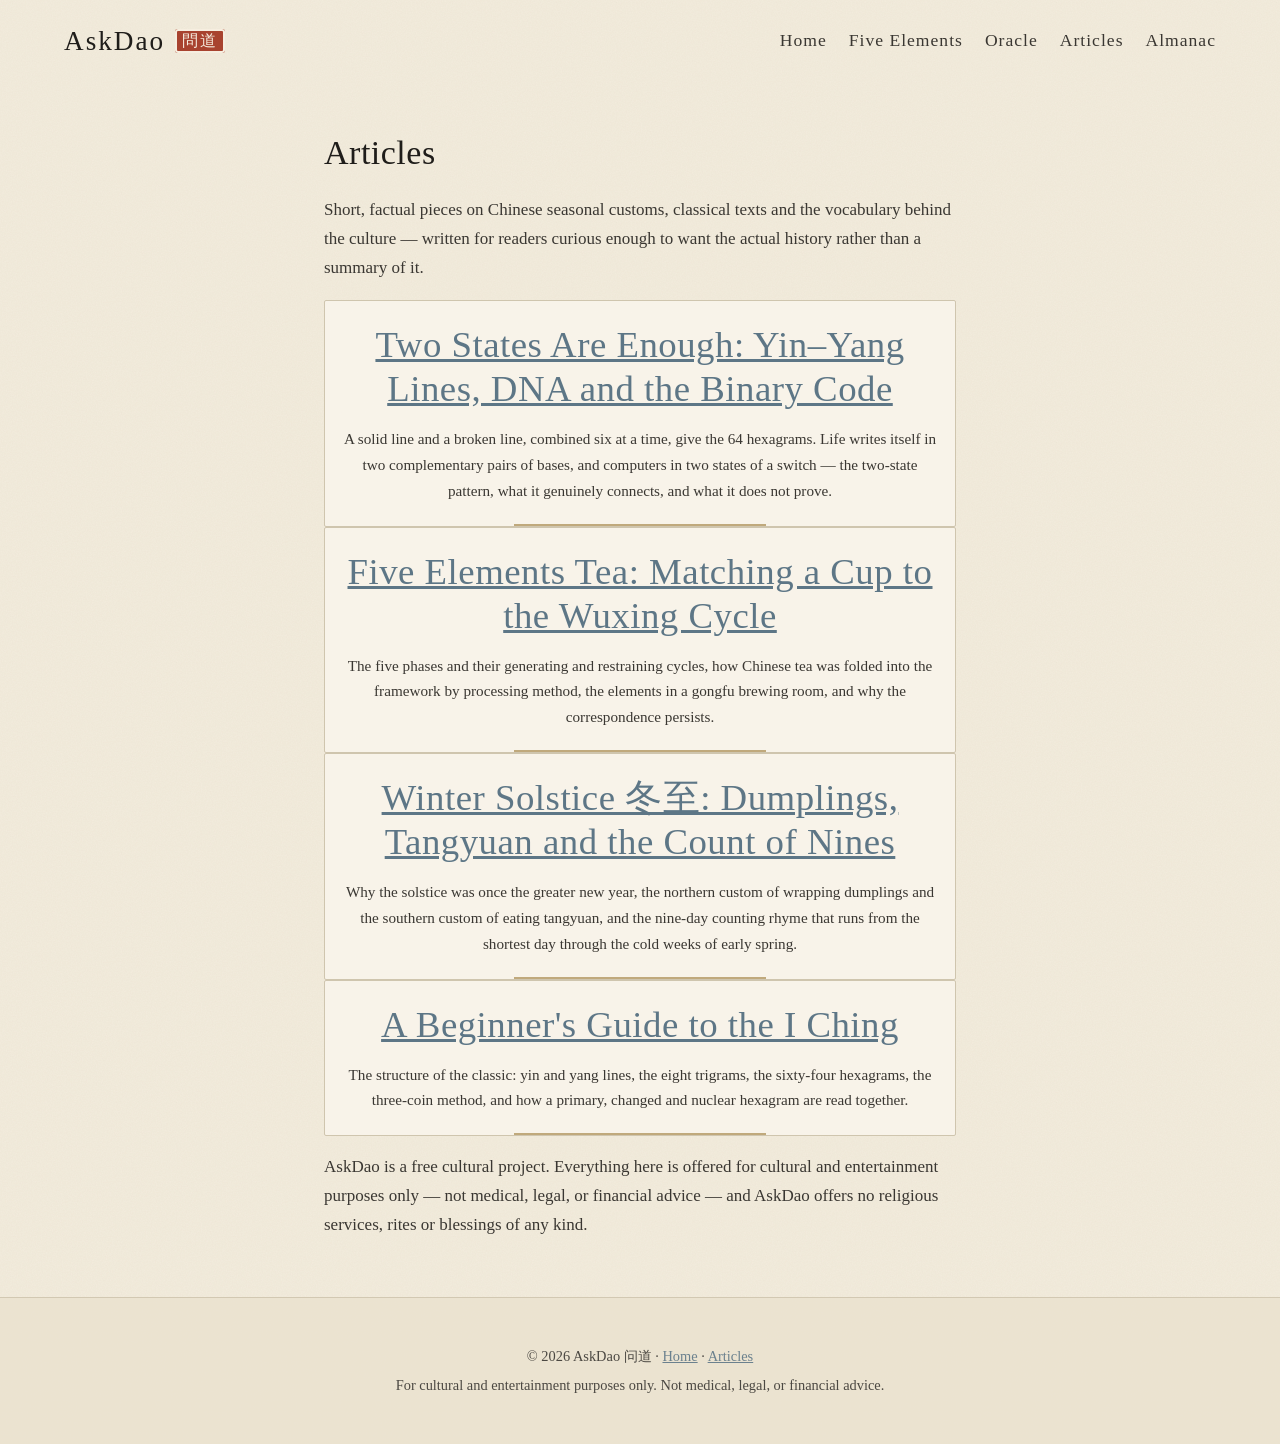
<file: articles/index.html>
<!doctype html>
<html lang="en">
<head>
<meta charset="utf-8">
<meta name="viewport" content="width=device-width,initial-scale=1">
<title>Articles — AskDao 问道</title>
<meta name="description" content="Short, factual introductions to Chinese Taoist culture and classics: the Five Elements, the winter solstice festival, a beginner's guide to the I Ching, and the two-state pattern that links the hexagrams to DNA and binary code.">
<link rel="canonical" href="https://miny60780-sudo.github.io/askdao/articles/index.html">
<link rel="stylesheet" href="../style.css">
</head>
<body>
<header class="top"><a class="logo" href="../index.html">AskDao<span class="seal">問道</span></a><nav><a href="../index.html">Home</a><a href="../index.html#elements">Five Elements</a><a href="../index.html#oracle">Oracle</a><a href="../articles/index.html">Articles</a><a href="../calendar.html">Almanac</a></nav></header>

<main class="article">
<h1>Articles</h1>
<p>Short, factual pieces on Chinese seasonal customs, classical texts and the vocabulary behind the culture — written for readers curious enough to want the actual history rather than a summary of it.</p>

<div class="card">
<h2><a href="yin-yang-and-binary.html">Two States Are Enough: Yin–Yang Lines, DNA and the Binary Code</a></h2>
<p>A solid line and a broken line, combined six at a time, give the 64 hexagrams. Life writes itself in two complementary pairs of bases, and computers in two states of a switch — the two-state pattern, what it genuinely connects, and what it does not prove.</p>
</div>

<div class="card">
<h2><a href="five-elements-tea.html">Five Elements Tea: Matching a Cup to the Wuxing Cycle</a></h2>
<p>The five phases and their generating and restraining cycles, how Chinese tea was folded into the framework by processing method, the elements in a gongfu brewing room, and why the correspondence persists.</p>
</div>

<div class="card">
<h2><a href="winter-solstice.html">Winter Solstice 冬至: Dumplings, Tangyuan and the Count of Nines</a></h2>
<p>Why the solstice was once the greater new year, the northern custom of wrapping dumplings and the southern custom of eating tangyuan, and the nine-day counting rhyme that runs from the shortest day through the cold weeks of early spring.</p>
</div>

<div class="card">
<h2><a href="intro-i-ching.html">A Beginner's Guide to the I Ching</a></h2>
<p>The structure of the classic: yin and yang lines, the eight trigrams, the sixty-four hexagrams, the three-coin method, and how a primary, changed and nuclear hexagram are read together.</p>
</div>

<p>AskDao is a free cultural project. Everything here is offered for cultural and entertainment purposes only — not medical, legal, or financial advice — and AskDao offers no religious services, rites or blessings of any kind.</p>
</main>

<footer>© 2026 AskDao 问道 · <a href="../index.html">Home</a> · <a href="../articles/index.html">Articles</a><br>For cultural and entertainment purposes only. Not medical, legal, or financial advice.</footer>
<script data-goatcounter="https://askdao.goatcounter.com/count" async src="//gc.zgo.at/count.js"></script>
</body>
</html>
</file>
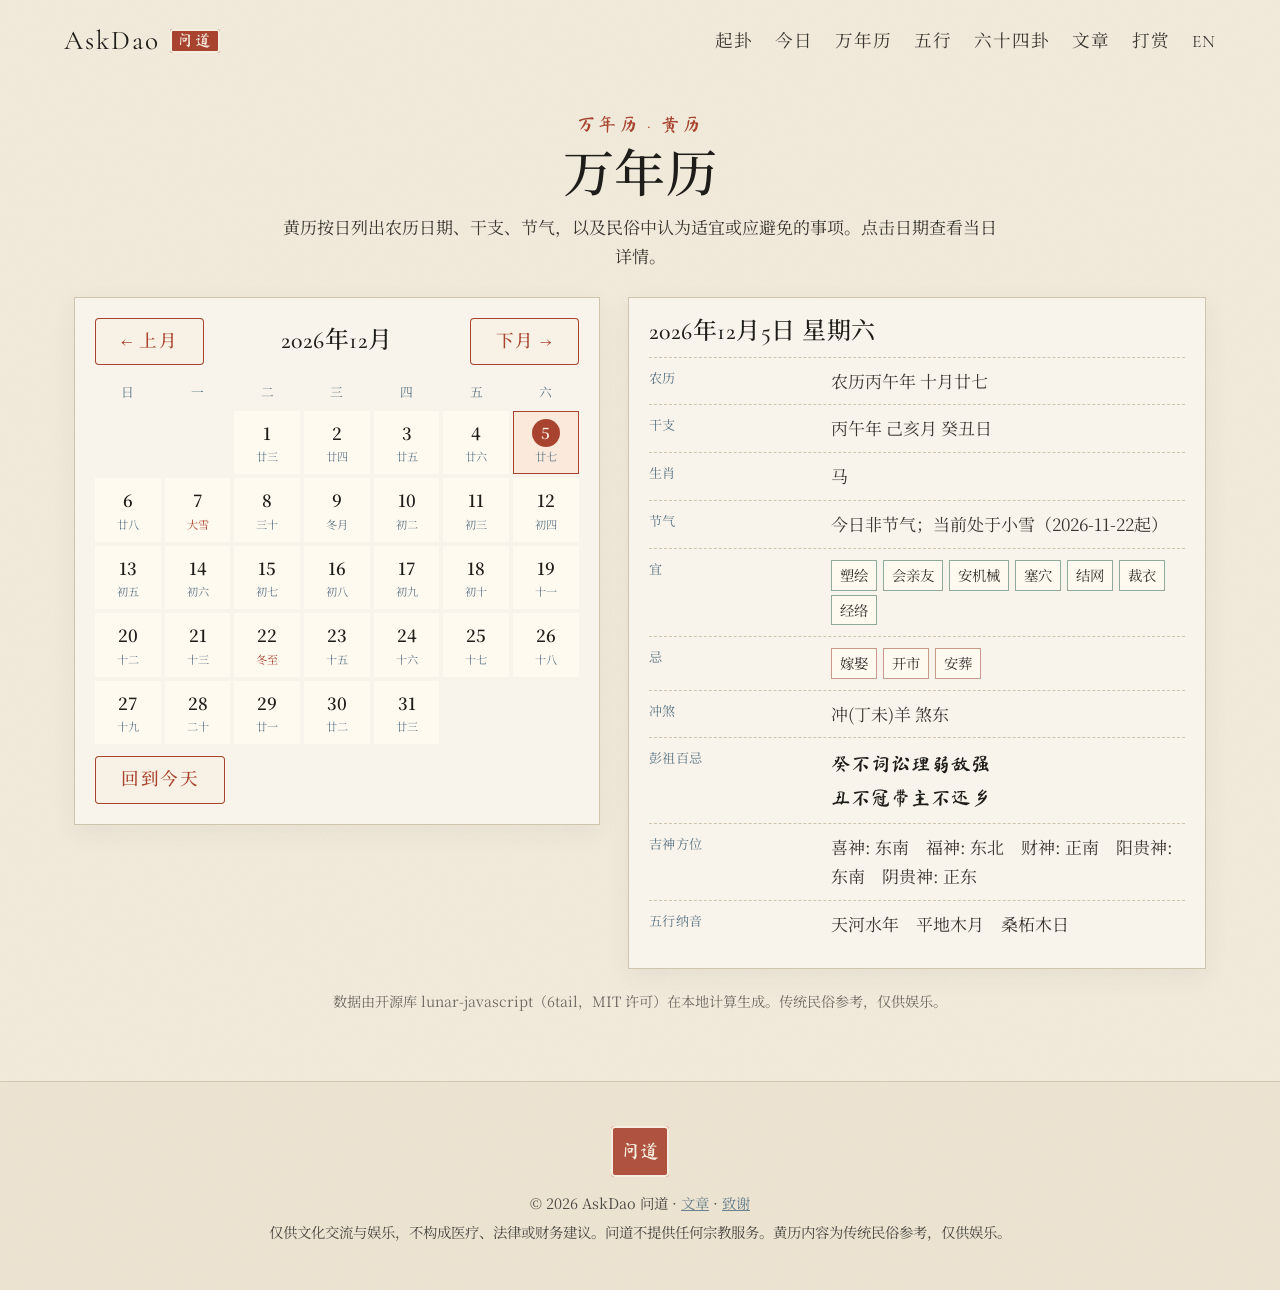
<file: calendar-zh.html>
<!doctype html><html lang="zh-CN"><head><meta charset="utf-8"><meta name="viewport" content="width=device-width,initial-scale=1">
<title>万年历 · 黄历 — 问道 AskDao</title>
<meta name="description" content="万年历与黄历：农历、干支、节气、每日宜忌、冲煞、彭祖百忌、吉神方位与五行纳音。">
<link rel="canonical" href="https://miny60780-sudo.github.io/askdao/calendar-zh.html"><meta property="og:title" content="AskDao 问道"><meta property="og:description" content="免费易经起卦与中华道家文化。">
<link rel="preconnect" href="https://fonts.googleapis.com"><link rel="preconnect" href="https://fonts.gstatic.com" crossorigin>
<link href="https://fonts.googleapis.com/css2?family=Cormorant+Garamond:ital,wght@0,400;0,500;0,600;1,400&family=Ma+Shan+Zheng&family=Noto+Serif+SC:wght@400;600&display=swap" rel="stylesheet">
<link rel="stylesheet" href="style.css"></head><body class="calpage">
<header class="top"><a class="logo" href="index-zh.html">AskDao<span class="seal">问道</span></a><nav><a href="index-zh.html#oracle">起卦</a><a href="index-zh.html#today">今日</a><a href="calendar-zh.html" aria-current="page">万年历</a><a href="index-zh.html#elements">五行</a><a href="index-zh.html#hexagrams">六十四卦</a><a href="index-zh.html#articles">文章</a><a href="index-zh.html#tip">打赏</a><a href="calendar.html" lang="en">EN</a></nav></header>
<main class="calmain"><div class="sec-head tight"><p class="kicker">万年历 · 黄历</p><h1>万年历</h1><p class="calintro">黄历按日列出农历日期、干支、节气，以及民俗中认为适宜或应避免的事项。点击日期查看当日详情。</p></div>
<div class="calwrap"><div class="calbox"><div class="calnav"><button type="button" class="btn ghost" id="prevm">← 上月</button><h2 id="caltitle"></h2><button type="button" class="btn ghost" id="nextm">下月 →</button></div>
<div id="calgrid" class="calgrid"></div><button type="button" class="btn ghost" id="todayb">回到今天</button></div>
<section id="calday" class="calday" aria-live="polite"></section></div>
<p class="note"><small>数据由开源库 lunar-javascript（6tail，MIT 许可）在本地计算生成。传统民俗参考，仅供娱乐。</small></p></main>
<footer><div class="foot-seal">问道</div>© 2026 AskDao 问道 · <a href="articles/index.html">文章</a> · <a href="CREDITS.md">致谢</a><br>仅供文化交流与娱乐，不构成医疗、法律或财务建议。问道不提供任何宗教服务。黄历内容为传统民俗参考，仅供娱乐。</footer>
<script src="js/vendor/lunar.js"></script><script src="js/almanac.js"></script>
<script data-goatcounter="https://askdao.goatcounter.com/count" async src="//gc.zgo.at/count.js"></script>
</body></html>
</file>
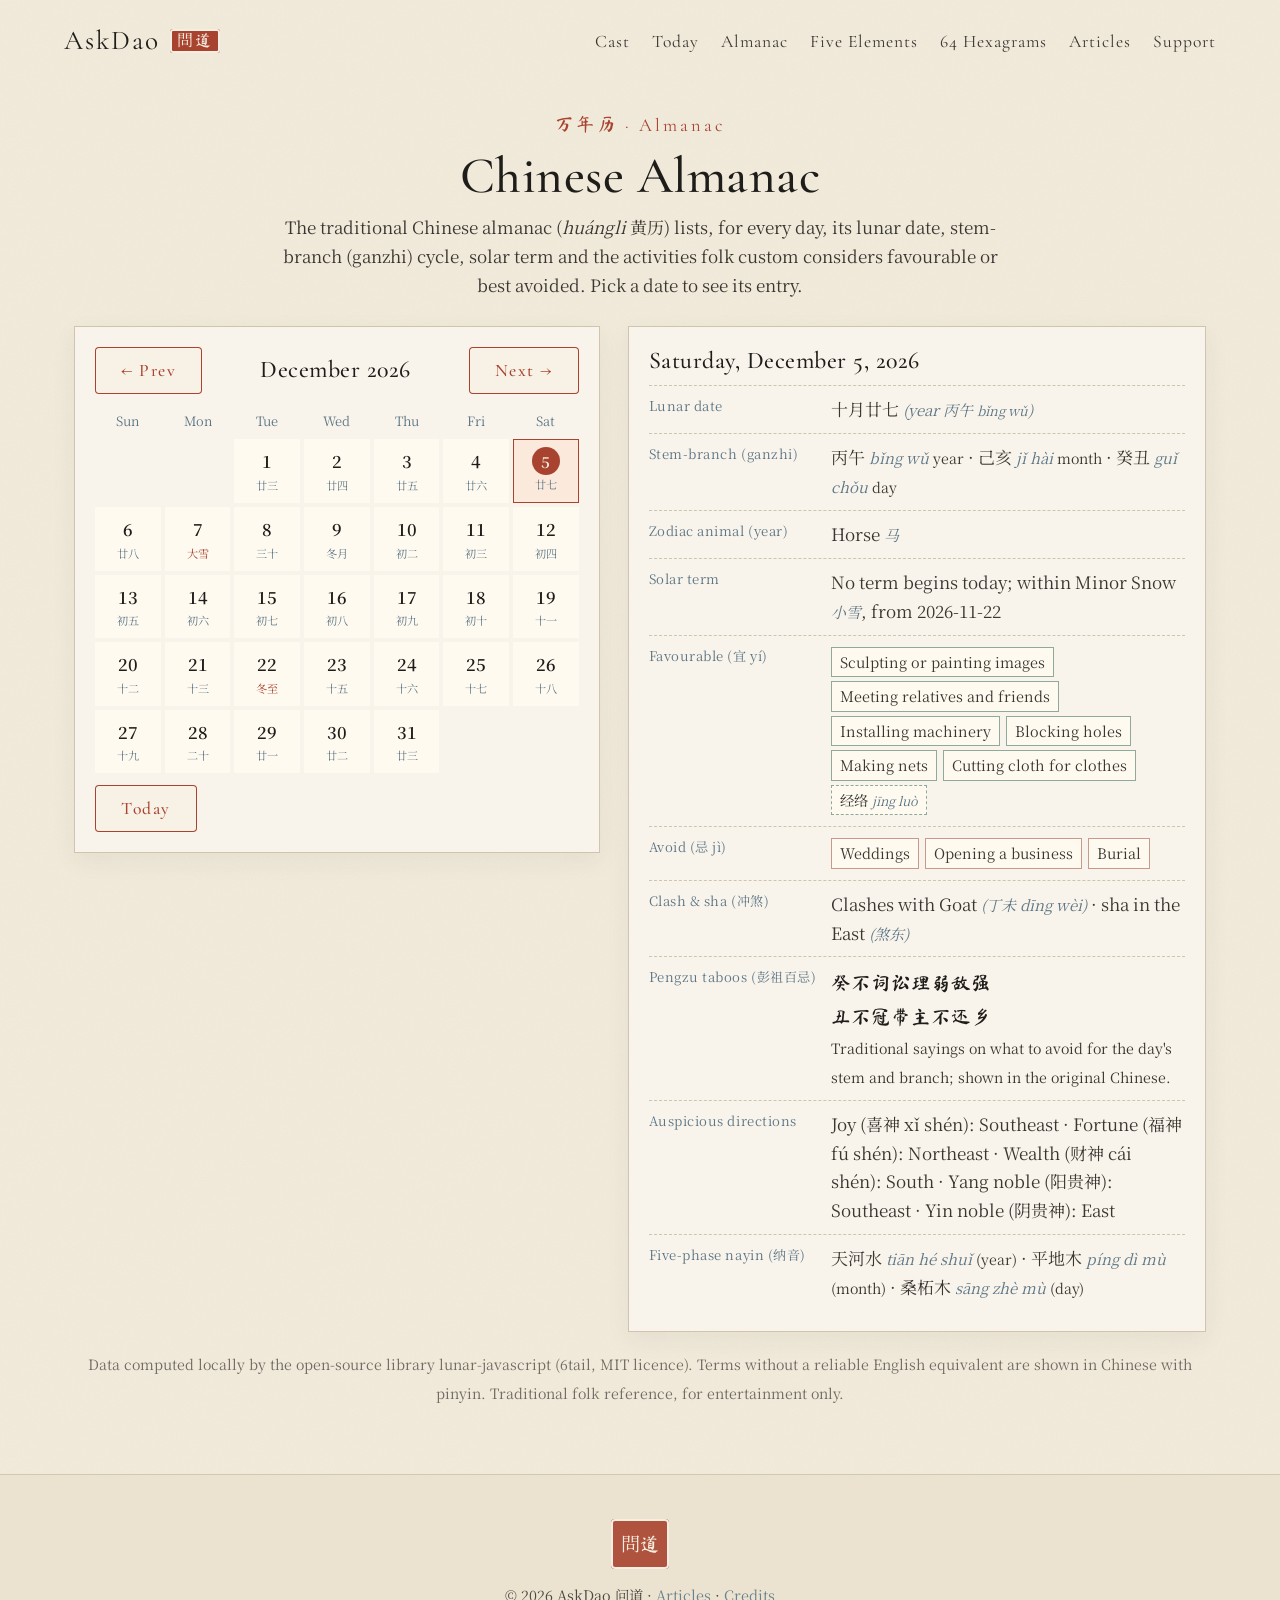
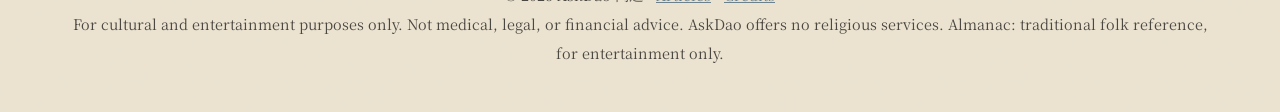
<file: calendar.html>
<!doctype html><html lang="en"><head><meta charset="utf-8"><meta name="viewport" content="width=device-width,initial-scale=1">
<title>Chinese Almanac (Huangli) — AskDao 问道</title>
<meta name="description" content="A month-by-month Chinese almanac: lunar date, stem-branch, solar terms, and the traditional favourable and unfavourable activities for each day.">
<link rel="canonical" href="https://miny60780-sudo.github.io/askdao/calendar.html"><meta property="og:title" content="AskDao 问道"><meta property="og:description" content="Free I Ching casting and Chinese Taoist culture.">
<link rel="preconnect" href="https://fonts.googleapis.com"><link rel="preconnect" href="https://fonts.gstatic.com" crossorigin>
<link href="https://fonts.googleapis.com/css2?family=Cormorant+Garamond:ital,wght@0,400;0,500;0,600;1,400&family=Ma+Shan+Zheng&family=Noto+Serif+SC:wght@400;600&display=swap" rel="stylesheet">
<link rel="stylesheet" href="style.css"></head><body class="calpage">
<header class="top"><a class="logo" href="./">AskDao<span class="seal">問道</span></a><nav><a href="index.html#oracle">Cast</a><a href="index.html#today">Today</a><a href="calendar.html" aria-current="page">Almanac</a><a href="index.html#elements">Five Elements</a><a href="index.html#hexagrams">64 Hexagrams</a><a href="index.html#articles">Articles</a><a href="index.html#tip">Support</a></nav></header>
<main class="calmain"><div class="sec-head tight"><p class="kicker">万年历 · Almanac</p><h1>Chinese Almanac</h1><p class="calintro">The traditional Chinese almanac (<em>huángli</em> 黄历) lists, for every day, its lunar date, stem-branch (ganzhi) cycle, solar term and the activities folk custom considers favourable or best avoided. Pick a date to see its entry.</p></div>
<div class="calwrap"><div class="calbox"><div class="calnav"><button type="button" class="btn ghost" id="prevm">← Prev</button><h2 id="caltitle"></h2><button type="button" class="btn ghost" id="nextm">Next →</button></div>
<div id="calgrid" class="calgrid"></div><button type="button" class="btn ghost" id="todayb">Today</button></div>
<section id="calday" class="calday" aria-live="polite"></section></div>
<p class="note"><small>Data computed locally by the open-source library lunar-javascript (6tail, MIT licence). Terms without a reliable English equivalent are shown in Chinese with pinyin. Traditional folk reference, for entertainment only.</small></p></main>
<footer><div class="foot-seal">問道</div>© 2026 AskDao 问道 · <a href="articles/index.html">Articles</a> · <a href="CREDITS.md">Credits</a><br>For cultural and entertainment purposes only. Not medical, legal, or financial advice. AskDao offers no religious services. Almanac: traditional folk reference, for entertainment only.</footer>
<script src="js/vendor/lunar.js"></script><script src="js/almanac-en.js"></script><script src="js/almanac.js"></script>
<script data-goatcounter="https://askdao.goatcounter.com/count" async src="//gc.zgo.at/count.js"></script>
</body></html>
</file>
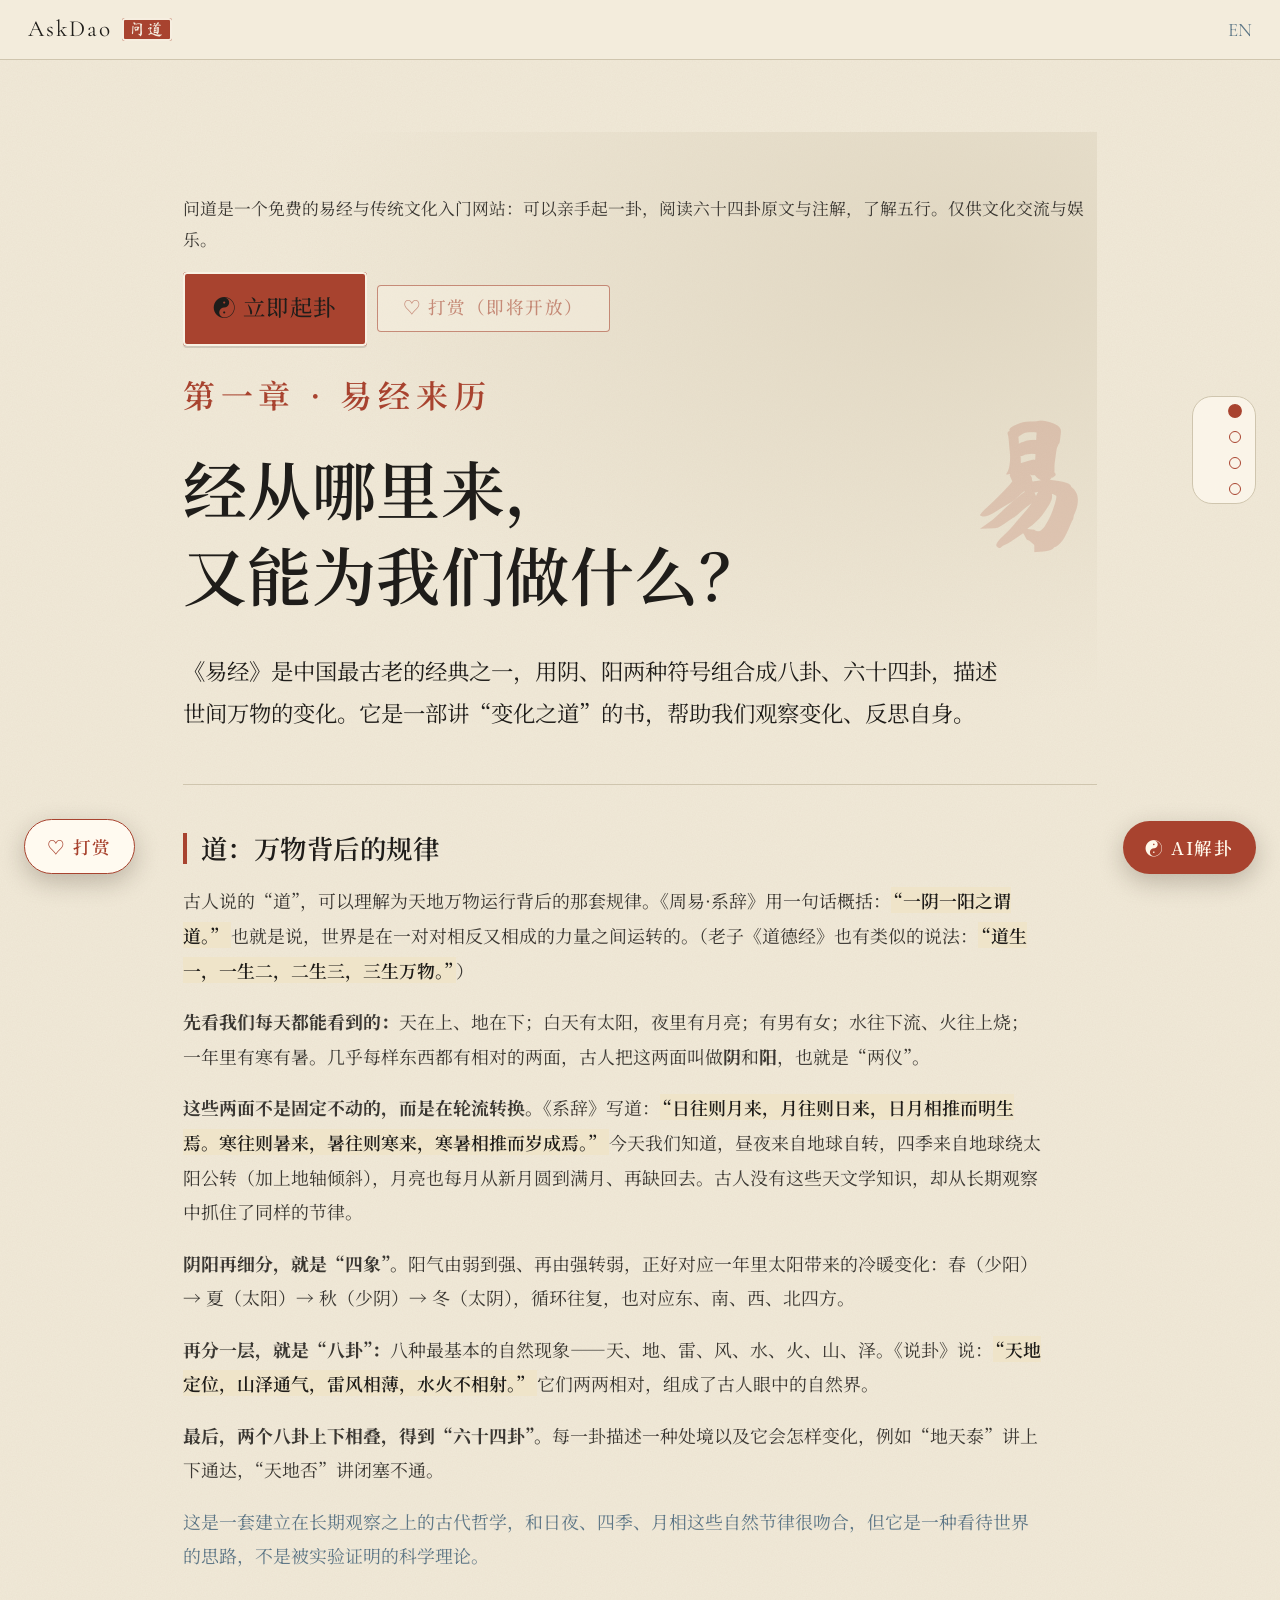
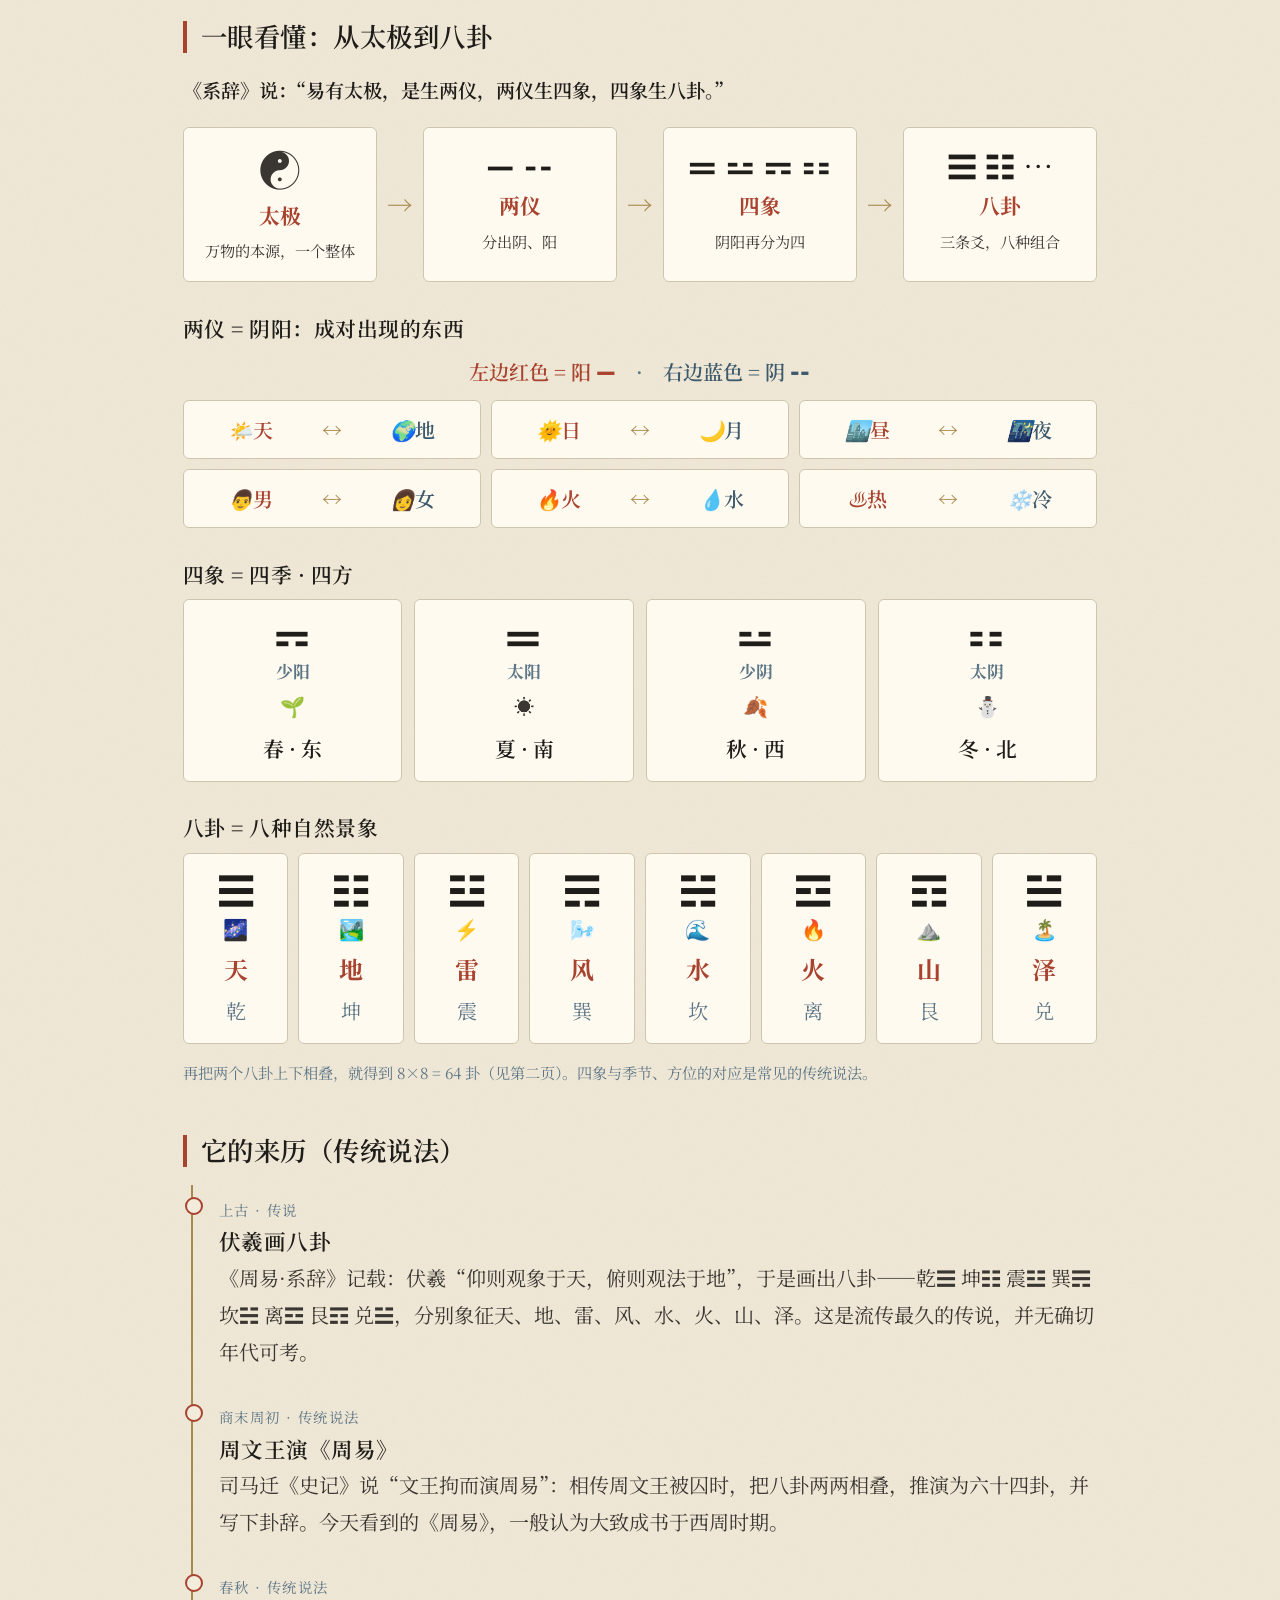
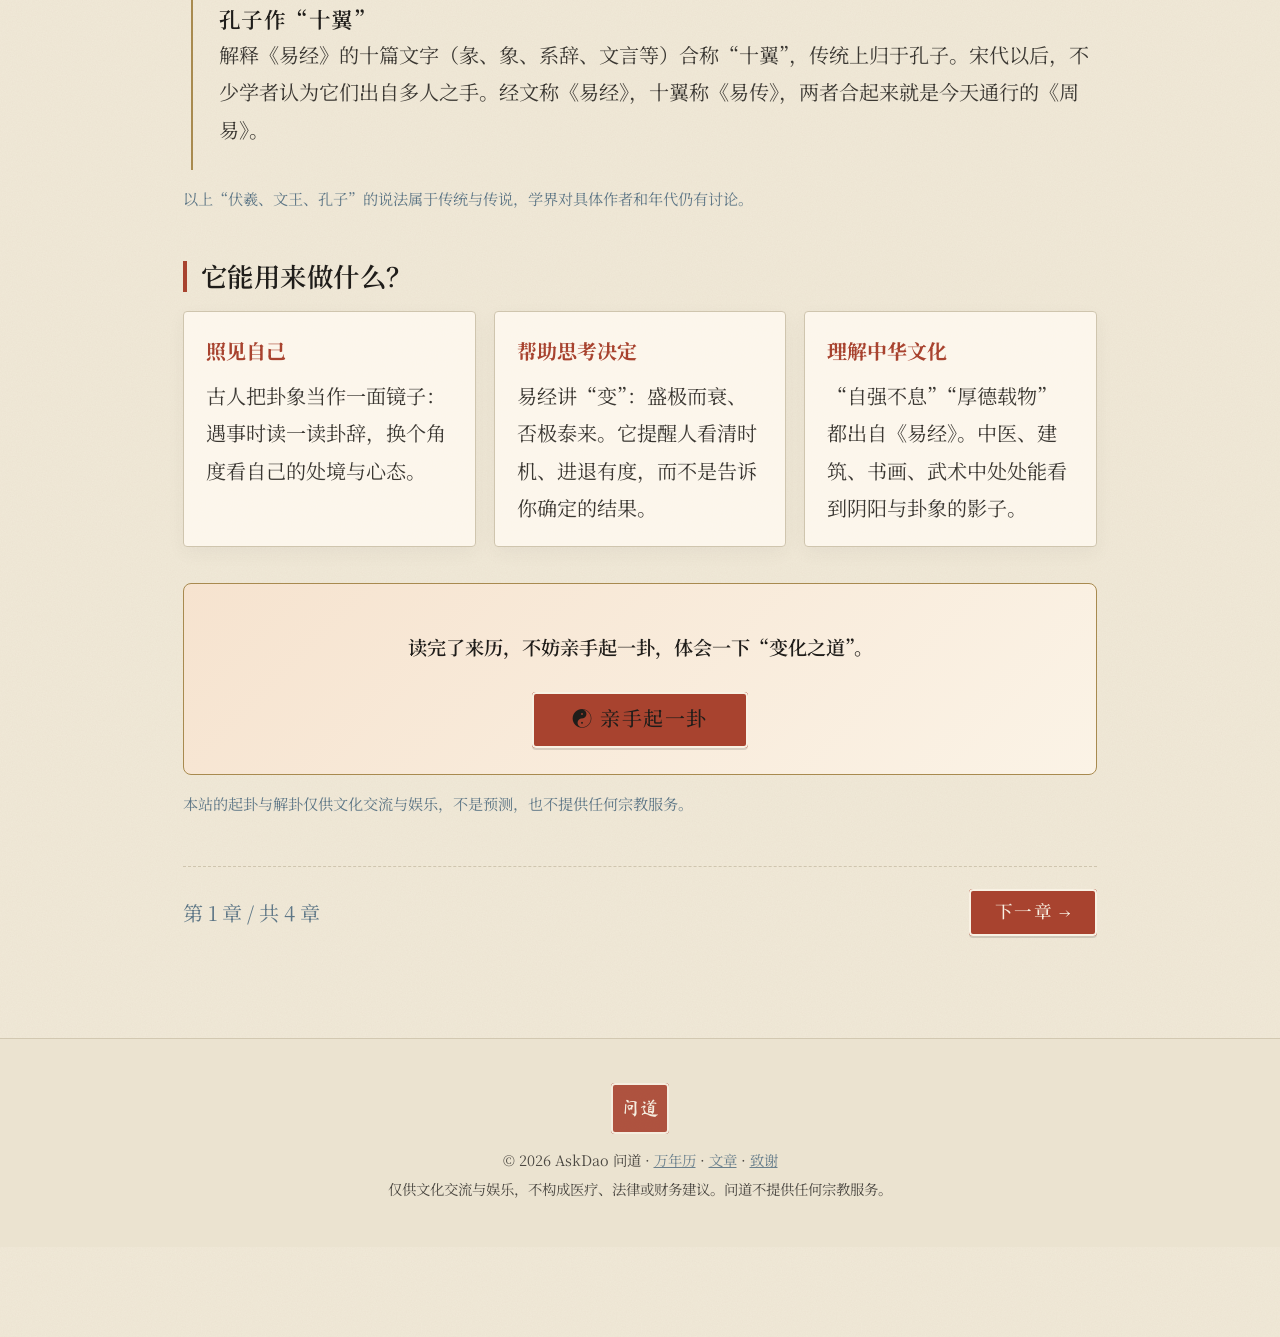
<file: index-zh.html>
<!doctype html><html lang="zh-CN"><head><meta charset="utf-8"><meta name="viewport" content="width=device-width,initial-scale=1">
<title>问道 AskDao — 易经、六十四卦与五行入门</title>
<meta name="description" content="分四页读懂易经的来历与作用、六十四卦原文与注解、五行与人体、万物与五行。仅供文化交流与娱乐。">
<meta property="og:type" content="website"><meta property="og:title" content="问道 AskDao — 易经、六十四卦与五行入门"><meta property="og:description" content="免费亲手起卦，读懂六十四卦与五行。仅供文化交流与娱乐。"><meta property="og:image" content="https://miny60780-sudo.github.io/askdao/images/og.jpg"><meta property="og:image:width" content="600"><meta property="og:image:height" content="600"><meta name="twitter:card" content="summary"><meta name="twitter:image" content="https://miny60780-sudo.github.io/askdao/images/og.jpg">
<link rel="canonical" href="https://miny60780-sudo.github.io/askdao/index-zh.html">
<link rel="preconnect" href="https://fonts.googleapis.com"><link rel="preconnect" href="https://fonts.gstatic.com" crossorigin>
<link href="https://fonts.googleapis.com/css2?family=Cormorant+Garamond:wght@400;500;600&family=Ma+Shan+Zheng&family=Noto+Serif+SC:wght@400;600&display=swap" rel="stylesheet">
<link rel="stylesheet" href="style.css"><link rel="stylesheet" href="pages.css"><style>.zintro{margin:0 0 1.2rem;font-size:1.05rem}.soon{opacity:.55;cursor:not-allowed;pointer-events:none}</style></head>
<body class="zh3 zhp">
<header class="top"><a class="logo" href="index-zh.html#p1">AskDao<span class="seal">问道</span></a><a class="en" href="index.html" lang="en">EN</a></header>
<main id="pages">
<section class="page" id="p1" aria-labelledby="t1"><div class="phero"><div class="zintro"><p>问道是一个免费的易经与传统文化入门网站：可以亲手起一卦，阅读六十四卦原文与注解，了解五行。仅供文化交流与娱乐。</p><p class="acts"><button type="button" class="btn big" data-open="oracle" aria-controls="aipanel">☯ 立即起卦</button> <span class="btn ghost soon" aria-disabled="true">♡ 打赏（即将开放）</span></p></div><p class="chap">第一章 · 易经来历</p><h1 id="t1"><span class="calli">易</span>经从哪里来，<br>又能为我们做什么？</h1>
<p class="big">《易经》是中国最古老的经典之一，用阴、阳两种符号组合成八卦、六十四卦，描述世间万物的变化。它是一部讲“变化之道”的书，帮助我们观察变化、反思自身。</p></div>
<h2>道：万物背后的规律</h2>
<div class="narr">
<p>古人说的“道”，可以理解为天地万物运行背后的那套规律。《周易·系辞》用一句话概括：<q>一阴一阳之谓道。</q>也就是说，世界是在一对对相反又相成的力量之间运转的。（老子《道德经》也有类似的说法：<q>道生一，一生二，二生三，三生万物。</q>）</p>
<p><b>先看我们每天都能看到的：</b>天在上、地在下；白天有太阳，夜里有月亮；有男有女；水往下流、火往上烧；一年里有寒有暑。几乎每样东西都有相对的两面，古人把这两面叫做<b>阴</b>和<b>阳</b>，也就是“两仪”。</p>
<p><b>这些两面不是固定不动的，而是在轮流转换。</b>《系辞》写道：<q>日往则月来，月往则日来，日月相推而明生焉。寒往则暑来，暑往则寒来，寒暑相推而岁成焉。</q>今天我们知道，昼夜来自地球自转，四季来自地球绕太阳公转（加上地轴倾斜），月亮也每月从新月圆到满月、再缺回去。古人没有这些天文学知识，却从长期观察中抓住了同样的节律。</p>
<p><b>阴阳再细分，就是“四象”。</b>阳气由弱到强、再由强转弱，正好对应一年里太阳带来的冷暖变化：春（少阳）→ 夏（太阳）→ 秋（少阴）→ 冬（太阴），循环往复，也对应东、南、西、北四方。</p>
<p><b>再分一层，就是“八卦”：</b>八种最基本的自然现象——天、地、雷、风、水、火、山、泽。《说卦》说：<q>天地定位，山泽通气，雷风相薄，水火不相射。</q>它们两两相对，组成了古人眼中的自然界。</p>
<p><b>最后，两个八卦上下相叠，得到“六十四卦”。</b>每一卦描述一种处境以及它会怎样变化，例如“地天泰”讲上下通达，“天地否”讲闭塞不通。</p>
<p class="note2">这是一套建立在长期观察之上的古代哲学，和日夜、四季、月相这些自然节律很吻合，但它是一种看待世界的思路，不是被实验证明的科学理论。</p>
</div>
<h2>一眼看懂：从太极到八卦</h2>
<p class="big2">《系辞》说：“易有太极，是生两仪，两仪生四象，四象生八卦。”</p>
<div class="flow"><div class="fstep"><span class="taiji">☯</span><b>太极</b><p>万物的本源，一个整体</p></div><span class="farr">→</span><div class="fstep"><span class="fsym">⚊ ⚋</span><b>两仪</b><p>分出阴、阳</p></div><span class="farr">→</span><div class="fstep"><span class="fsym">⚌ ⚍ ⚎ ⚏</span><b>四象</b><p>阴阳再分为四</p></div><span class="farr">→</span><div class="fstep"><span class="fsym">☰ ☷ …</span><b>八卦</b><p>三条爻，八种组合</p></div></div>
<h3 class="vh">两仪 = 阴阳：成对出现的东西</h3><div class="pairs"><p class="phd"><span class="yg">左边红色 = 阳 ⚊</span>　·　<span class="yn">右边蓝色 = 阴 ⚋</span></p><div class="pair"><span class="yg"><i>🌤️</i>天</span><span class="vs">↔</span><span class="yn"><i>🌍</i>地</span></div><div class="pair"><span class="yg"><i>🌞</i>日</span><span class="vs">↔</span><span class="yn"><i>🌙</i>月</span></div><div class="pair"><span class="yg"><i>🏙️</i>昼</span><span class="vs">↔</span><span class="yn"><i>🌃</i>夜</span></div><div class="pair"><span class="yg"><i>👨</i>男</span><span class="vs">↔</span><span class="yn"><i>👩</i>女</span></div><div class="pair"><span class="yg"><i>🔥</i>火</span><span class="vs">↔</span><span class="yn"><i>💧</i>水</span></div><div class="pair"><span class="yg"><i>♨️</i>热</span><span class="vs">↔</span><span class="yn"><i>❄️</i>冷</span></div></div>
<h3 class="vh">四象 = 四季 · 四方</h3><div class="xiangs"><div class="xiang"><span class="xs">⚎</span><b>少阳</b><span class="xi">🌱</span><p>春 · 东</p></div><div class="xiang"><span class="xs">⚌</span><b>太阳</b><span class="xi">☀️</span><p>夏 · 南</p></div><div class="xiang"><span class="xs">⚍</span><b>少阴</b><span class="xi">🍂</span><p>秋 · 西</p></div><div class="xiang"><span class="xs">⚏</span><b>太阴</b><span class="xi">⛄</span><p>冬 · 北</p></div></div>
<h3 class="vh">八卦 = 八种自然景象</h3><div class="tris"><div class="tri"><span class="ts">☰</span><span class="ti2">🌌</span><b>天</b><p>乾</p></div><div class="tri"><span class="ts">☷</span><span class="ti2">🏞️</span><b>地</b><p>坤</p></div><div class="tri"><span class="ts">☳</span><span class="ti2">⚡</span><b>雷</b><p>震</p></div><div class="tri"><span class="ts">☴</span><span class="ti2">🌬️</span><b>风</b><p>巽</p></div><div class="tri"><span class="ts">☵</span><span class="ti2">🌊</span><b>水</b><p>坎</p></div><div class="tri"><span class="ts">☲</span><span class="ti2">🔥</span><b>火</b><p>离</p></div><div class="tri"><span class="ts">☶</span><span class="ti2">⛰️</span><b>山</b><p>艮</p></div><div class="tri"><span class="ts">☱</span><span class="ti2">🏝️</span><b>泽</b><p>兑</p></div></div>
<p class="note2">再把两个八卦上下相叠，就得到 8×8 = 64 卦（见第二页）。四象与季节、方位的对应是常见的传统说法。</p>
<h2>它的来历（传统说法）</h2>
<ol class="timeline">
<li><span class="tl">上古 · 传说</span><h3>伏羲画八卦</h3><p>《周易·系辞》记载：伏羲“仰则观象于天，俯则观法于地”，于是画出八卦——乾☰ 坤☷ 震☳ 巽☴ 坎☵ 离☲ 艮☶ 兑☱，分别象征天、地、雷、风、水、火、山、泽。这是流传最久的传说，并无确切年代可考。</p></li>
<li><span class="tl">商末周初 · 传统说法</span><h3>周文王演《周易》</h3><p>司马迁《史记》说“文王拘而演周易”：相传周文王被囚时，把八卦两两相叠，推演为六十四卦，并写下卦辞。今天看到的《周易》，一般认为大致成书于西周时期。</p></li>
<li><span class="tl">春秋 · 传统说法</span><h3>孔子作“十翼”</h3><p>解释《易经》的十篇文字（彖、象、系辞、文言等）合称“十翼”，传统上归于孔子。宋代以后，不少学者认为它们出自多人之手。经文称《易经》，十翼称《易传》，两者合起来就是今天通行的《周易》。</p></li></ol>
<p class="note2">以上“伏羲、文王、孔子”的说法属于传统与传说，学界对具体作者和年代仍有讨论。</p>
<h2>它能用来做什么？</h2>
<div class="uses"><div><b>照见自己</b><p>古人把卦象当作一面镜子：遇事时读一读卦辞，换个角度看自己的处境与心态。</p></div>
<div><b>帮助思考决定</b><p>易经讲“变”：盛极而衰、否极泰来。它提醒人看清时机、进退有度，而不是告诉你确定的结果。</p></div>
<div><b>理解中华文化</b><p>“自强不息”“厚德载物”都出自《易经》。中医、建筑、书画、武术中处处能看到阴阳与卦象的影子。</p></div></div>
<div class="cta1"><p class="big2">读完了来历，不妨亲手起一卦，体会一下“变化之道”。</p><button type="button" class="btn big" data-cast="coins">☯ 亲手起一卦</button></div><p class="note2">本站的起卦与解卦仅供文化交流与娱乐，不是预测，也不提供任何宗教服务。</p><div class="pager"><span class="pno">第 1 章 / 共 4 章</span><div><span></span><a class="btn" href="#p2">下一章 →</a></div></div></section>

<section class="page" id="p2" aria-labelledby="t2"><div class="phero"><p class="chap">第二章 · 六十四卦</p><h1 id="t2">六十四卦一览</h1><p class="big">每一卦由六条爻自下而上组成：实线 ⚊ 为阳，断线 ⚋ 为阴。<b>点击（或鼠标悬停）任意一卦</b>，旁边会弹出：上面是《周易》原文，下面是注解。</p></div>
<div class="castin"><p class="big2">想看看自己会得到哪一卦？选一种方法，亲手起卦：</p><div class="cards3">
<button type="button" class="cc" data-cast="coins"><span>◎</span><b>三枚硬币</b><small>掷六次，最传统的方法</small></button>
<button type="button" class="cc" data-cast="number"><span>❀</span><b>报三个数</b><small>心里想三个数字（梅花易数）</small></button>
<button type="button" class="cc" data-cast="objects"><span>⁂</span><b>数米粒豆子</b><small>随手抓三把，数一数</small></button></div></div><div id="gua64" class="gua64" aria-label="六十四卦"></div>
<div id="guapop" class="guapop" role="dialog" aria-modal="false" aria-labelledby="gp-name" hidden><button type="button" class="gp-x" aria-label="关闭">×</button><div class="gp-head"><span class="gp-sym" aria-hidden="true"></span><div><p class="gp-no"></p><h3 id="gp-name"></h3></div></div><p class="gp-top" hidden></p><div class="gp-orig"><p class="gp-l">原文 · 《周易》</p><div class="gp-ot"></div></div><div class="gp-plain"><p class="gp-l">注解</p><div class="gp-pt"></div></div></div>
<p class="note2">卦序依文王卦序；原文取自维基文库《周易》。原文（卦辞、彖传、大象、爻辞）取自维基文库《周易》（公有领域），已转为简体；注解为本站的通俗解读，仅供参考。</p><div class="pager"><span class="pno">第 2 章 / 共 4 章</span><div><a class="btn ghost" href="#p1">← 上一章</a><a class="btn" href="#p3">下一章 →</a></div></div></section>

<section class="page" id="p3" aria-labelledby="t3"><div class="phero"><p class="chap">第三章 · 五行</p><h1 id="t3">五行：金、木、水、火、土</h1><p class="big">古人观察自然，把万物归纳为五种基本的“性质”与“运动方式”，叫做五行。它不是五种化学元素，而是理解事物之间相互关系的一种方法。</p></div>
<h2>自然界里的五行</h2><div class="els"><div class="el" style="--c:#a88a4f"><b>金</b><h3>金</h3><p class="el-n">自然里：金属、矿石，例如铁、铜</p><p class="el-x">特性：坚硬、可熔铸、清肃收敛</p></div><div class="el" style="--c:#5d7f62"><b>木</b><h3>木</h3><p class="el-n">自然里：树木、花草等一切生长的植物</p><p class="el-x">特性：向上、向外生长，舒展条达</p></div><div class="el" style="--c:#4f6f86"><b>水</b><h3>水</h3><p class="el-n">自然里：江河湖海、雨露泉水</p><p class="el-x">特性：向下流动、滋润、寒凉</p></div><div class="el" style="--c:#a8432f"><b>火</b><h3>火</h3><p class="el-n">自然里：火焰、阳光带来的热</p><p class="el-x">特性：向上升腾、温热、光明</p></div><div class="el" style="--c:#9a7b4f"><b>土</b><h3>土</h3><p class="el-n">自然里：大地、泥土</p><p class="el-x">特性：承载、孕育、化生万物</p></div></div>
<h2>相生与相克</h2>
<div class="cyc"><div><h3 class="sheng">相生（互相助长）</h3><p class="big2">木生火 → 火生土 → 土生金 → 金生水 → 水生木</p><p>木头能燃起火；火烧过成灰入土；土中藏有金属矿；金属遇冷凝出水珠（古人的说法）；水浇灌树木。</p></div>
<div><h3 class="ke">相克（互相制约）</h3><p class="big2">木克土 → 土克水 → 水克火 → 火克金 → 金克木</p><p>树根扎进土里；土能筑堤挡水；水能灭火；火能熔金；刀斧能伐木。</p></div></div>
<h2>五行与人体（传统中医的说法）</h2>
<p>中医把五脏、六腑和身体各部分对应到五行，用来说明它们之间互相支持、互相牵制的关系：</p>
<div class="tblw"><table class="tbl wide"><thead><tr><th>五行</th><th>五脏</th><th>六腑（相表里）</th><th>开窍</th><th>主管</th><th>情志</th><th>通俗说</th></tr></thead><tbody><tr><th>木</th><td data-l="五脏">肝</td><td data-l="六腑（相表里）">胆</td><td data-l="开窍">目</td><td data-l="主管">筋</td><td data-l="情志">怒</td><td data-l="通俗说">肝主藏血、主疏泄，像树木喜舒展</td></tr><tr><th>火</th><td data-l="五脏">心</td><td data-l="六腑（相表里）">小肠</td><td data-l="开窍">舌</td><td data-l="主管">血脉</td><td data-l="情志">喜</td><td data-l="通俗说">心主血脉，推动血液在脉中运行</td></tr><tr><th>土</th><td data-l="五脏">脾</td><td data-l="六腑（相表里）">胃</td><td data-l="开窍">口</td><td data-l="主管">肌肉</td><td data-l="情志">思</td><td data-l="通俗说">脾胃主运化，把饮食化为气血，像大地生养</td></tr><tr><th>金</th><td data-l="五脏">肺</td><td data-l="六腑（相表里）">大肠</td><td data-l="开窍">鼻</td><td data-l="主管">皮毛</td><td data-l="情志">悲</td><td data-l="通俗说">肺主气、司呼吸</td></tr><tr><th>水</th><td data-l="五脏">肾</td><td data-l="六腑（相表里）">膀胱</td><td data-l="开窍">耳</td><td data-l="主管">骨</td><td data-l="情志">恐</td><td data-l="通俗说">肾藏精、主水，调节全身水液</td></tr></tbody></table></div>
<p>六腑中还有“三焦”，传统上与心包相配，不单独对应一行。常被问到的“血脉”：在中医里由<b>心（火）</b>所主；而体内的水液代谢主要归<b>肾（水）</b>。</p>
<p class="warn">⚠ 以上为中国传统文化与传统医学理论的介绍，不是医学建议。身体不适请咨询正规医生。</p><div class="pager"><span class="pno">第 3 章 / 共 4 章</span><div><a class="btn ghost" href="#p2">← 上一章</a><a class="btn" href="#p4">下一章 →</a></div></div></section>

<section class="page" id="p4" aria-labelledby="t4"><div class="phero"><p class="chap">第四章 · 万物与五行</p><h1 id="t4">身边的万物，属于哪一行？</h1><p class="big">古人习惯把看得见的事物、颜色、方位、季节都归入五行。下面是<b>传统上常见的对应</b>，不同流派说法不完全一致，我们会注明。</p></div>
<div class="things"><div class="thing photo" style="background-image:url(img/wuxing/tea.webp)"><h3>茶叶</h3><p class="tw">通常归 <b>木</b></p><p>茶树是植物，按“草木属木”的通常说法归木。民间也有按茶色、冲泡（用水、用火）来讲五行的，说法并不统一。</p></div><div class="thing photo" style="background-image:url(img/wuxing/river.webp)"><h3>河流</h3><p class="tw">通常归 <b>水</b></p><p>流动、润下，是“水”最直接的样子。</p></div><div class="thing photo" style="background-image:url(img/wuxing/mountain.webp)"><h3>大山</h3><p class="tw">通常归 <b>土</b></p><p>山是大地隆起的部分，通常归土；八卦里“艮为山”，在五行里也属土。</p></div><div class="thing photo" style="background-image:url(img/wuxing/bamboo.webp)"><h3>森林、竹子</h3><p class="tw">通常归 <b>木</b></p><p>生长中的草木都归木。</p></div><div class="thing photo" style="background-image:url(img/wuxing/bronze.webp)"><h3>铁器、铜钟</h3><p class="tw">通常归 <b>金</b></p><p>金属器物归金。</p></div><div class="thing photo" style="background-image:url(img/wuxing/sun.webp)"><h3>太阳、灯火</h3><p class="tw">通常归 <b>火</b></p><p>温暖、光明、向上。</p></div><div class="thing photo" style="background-image:url(img/wuxing/pottery.webp)"><h3>陶器、砖瓦</h3><p class="tw">通常归 <b>土</b></p><p>由泥土烧成，多归土；但也有人强调其经火而成，说法因流派而异。</p></div><div class="thing photo" style="background-image:url(img/wuxing/jade.webp)"><h3>玉石</h3><p class="tw">通常归 <b>土 / 金</b></p><p>有说出自山土归土，也有说质地坚润归金，传统并不统一。</p></div></div>
<h2>颜色、方位、季节、味道、声音</h2>
<div class="tblw"><table class="tbl"><thead><tr><th>五行</th><th>颜色</th><th>方位</th><th>季节</th><th>五味</th><th>五音</th></tr></thead><tbody><tr><th>木</th><td>青（绿）</td><td>东</td><td>春</td><td>酸</td><td>角</td></tr><tr><th>火</th><td>赤（红）</td><td>南</td><td>夏</td><td>苦</td><td>徵</td></tr><tr><th>土</th><td>黄</td><td>中</td><td>长夏*</td><td>甘</td><td>宫</td></tr><tr><th>金</th><td>白</td><td>西</td><td>秋</td><td>辛</td><td>商</td></tr><tr><th>水</th><td>黑</td><td>北</td><td>冬</td><td>咸</td><td>羽</td></tr></tbody></table></div>
<p class="note2">卡片照片来自 Wikimedia Commons（CC0 / CC BY / CC BY-SA），作者与许可见 <a href="img/wuxing/CREDITS.md">图片来源</a>。</p><p class="note2">* 土对应的季节有两种传统说法：一说为“长夏”（夏末），一说为每季最后十八天。</p>
<h2>八卦与五行</h2><p class="big2">乾☰、兑☱ 属金 · 震☳、巽☴ 属木 · 坎☵ 属水 · 离☲ 属火 · 坤☷、艮☶ 属土</p>
<p class="note2">这些归类是传统文化中的象征联想，用来帮助理解和欣赏，不代表科学分类。</p><div class="pager"><span class="pno">第 4 章 / 共 4 章</span><div><a class="btn ghost" href="#p3">← 上一章</a><a class="btn" href="#p1">回到第一章 ↺</a></div></div></section>
</main>
<footer><div class="foot-seal">问道</div>© 2026 AskDao 问道 · <a href="calendar-zh.html">万年历</a> · <a href="articles/index.html">文章</a> · <a href="CREDITS.md">致谢</a><br>仅供文化交流与娱乐，不构成医疗、法律或财务建议。问道不提供任何宗教服务。</footer>

<nav class="cdots" aria-label="章节"><a href="#p1" data-p="1" title="第一章 · 易经来历" aria-label="第一章 · 易经来历"></a><a href="#p2" data-p="2" title="第二章 · 六十四卦" aria-label="第二章 · 六十四卦"></a><a href="#p3" data-p="3" title="第三章 · 五行" aria-label="第三章 · 五行"></a><a href="#p4" data-p="4" title="第四章 · 万物与五行" aria-label="第四章 · 万物与五行"></a></nav>
<button type="button" class="ffab left" data-open="merit" aria-controls="merit">♡ 打赏</button>
<button type="button" class="ffab right" data-open="oracle" aria-controls="aipanel">☯ AI解卦</button>
<aside id="merit" class="tippop" aria-label="自愿打赏" hidden><button type="button" class="pclose" data-close aria-label="关闭">×</button><p class="tc-t">自愿打赏</p><p>问道是免费的传统文化网站。如果这里的内容对你有启发，欢迎随意打赏，帮助本站继续免费开放。</p><span class="btn soon" aria-disabled="true">即将开放</span><ul><li>完全自愿，金额随意；不打赏也能使用全部功能。</li><li>仅用于网站运营，不附带任何回报、承诺或服务。</li><li>自愿支持，概不退款。</li></ul></aside>
<aside class="side-wrap aipanel" id="aipanel" aria-label="AI解卦" hidden><section id="oracle" class="oracle-main"><div class="sec-head tight side-head"><p class="kicker">AI 解卦</p><h2>亲手起一卦</h2><button type="button" class="pclose" data-close aria-label="关闭">×</button></div>
<div class="scroll" id="oraclebody"><div class="rod top-rod"></div>
<div class="oracle-card"><ol class="stepper"><li data-s="1" class="on"><b>1</b><span>写下问题</span></li><li data-s="2"><b>2</b><span>亲手成六爻</span></li><li data-s="3"><b>3</b><span>阅读卦象</span></li></ol>
<div class="step" data-step="1"><p class="stepintro">选择想探索的方向，也可以写下你的问题。</p><div class="tabs"><button type="button" data-t="iching" class="on">☯ 易经起卦</button><button type="button" data-t="char">字 测字</button><button type="button" data-t="lost">寻 寻物卦</button><button type="button" data-t="life">问 人生感悟</button></div>
<div class="panel"><h3 id="ptitle"></h3><p id="pdesc"></p><label class="ql"><span class="sr">你的问题</span><textarea id="q" rows="2" maxlength="100" placeholder=""></textarea></label>
<div class="acts"><button class="btn big" type="button" id="tostep2">下一步：起卦 →</button></div></div></div>
<div class="step" data-step="2" hidden><p class="stepintro">自下而上，一爻一爻地组成你的<abbr class="term" tabindex="0" data-tip="由六条爻自下而上叠成的图形，《易经》共六十四卦，各有卦辞。">卦</abbr>。</p>
<div id="caster"><div class="methods" role="tablist"><button type="button" data-m="coins" class="on">◎ 三枚铜钱</button><button type="button" data-m="number">❀ 数字起卦（梅花易数）</button><button type="button" data-m="objects">⁂ 随手取物</button></div>
<div class="castwrap"><div class="mpanes">
<div class="mpane" id="m-coins"><ol class="steps"><li><b>1</b>手握三枚硬币，默念所问之事，一同抛出。</li><li><b>2</b>点击落地后的组合。约定：字面（有字一面）为 3，背面为 2，三枚相加得 6、7、8 或 9。</li><li><b>3</b>共掷六次。第一次为最下面的初爻，自下而上成卦。</li></ol><div class="coingrid"><button class="coinbtn" type="button" data-v="9"><span class="coins"><svg class="coin h" viewBox="0 0 40 40" aria-hidden="true"><circle cx="20" cy="20" r="18"/><rect x="14" y="14" width="12" height="12"/></svg><svg class="coin h" viewBox="0 0 40 40" aria-hidden="true"><circle cx="20" cy="20" r="18"/><rect x="14" y="14" width="12" height="12"/></svg><svg class="coin h" viewBox="0 0 40 40" aria-hidden="true"><circle cx="20" cy="20" r="18"/><rect x="14" y="14" width="12" height="12"/></svg></span><span class="cl">三个字面</span><span class="cv">9 · 老阳（变爻）</span></button><button class="coinbtn" type="button" data-v="8"><span class="coins"><svg class="coin h" viewBox="0 0 40 40" aria-hidden="true"><circle cx="20" cy="20" r="18"/><rect x="14" y="14" width="12" height="12"/></svg><svg class="coin h" viewBox="0 0 40 40" aria-hidden="true"><circle cx="20" cy="20" r="18"/><rect x="14" y="14" width="12" height="12"/></svg><svg class="coin t" viewBox="0 0 40 40" aria-hidden="true"><circle cx="20" cy="20" r="18"/><rect x="14" y="14" width="12" height="12"/><path d="M8 20h4M28 20h4M20 8v4M20 28v4"/></svg></span><span class="cl">两字一背</span><span class="cv">8 · 少阴</span></button><button class="coinbtn" type="button" data-v="7"><span class="coins"><svg class="coin h" viewBox="0 0 40 40" aria-hidden="true"><circle cx="20" cy="20" r="18"/><rect x="14" y="14" width="12" height="12"/></svg><svg class="coin t" viewBox="0 0 40 40" aria-hidden="true"><circle cx="20" cy="20" r="18"/><rect x="14" y="14" width="12" height="12"/><path d="M8 20h4M28 20h4M20 8v4M20 28v4"/></svg><svg class="coin t" viewBox="0 0 40 40" aria-hidden="true"><circle cx="20" cy="20" r="18"/><rect x="14" y="14" width="12" height="12"/><path d="M8 20h4M28 20h4M20 8v4M20 28v4"/></svg></span><span class="cl">一字两背</span><span class="cv">7 · 少阳</span></button><button class="coinbtn" type="button" data-v="6"><span class="coins"><svg class="coin t" viewBox="0 0 40 40" aria-hidden="true"><circle cx="20" cy="20" r="18"/><rect x="14" y="14" width="12" height="12"/><path d="M8 20h4M28 20h4M20 8v4M20 28v4"/></svg><svg class="coin t" viewBox="0 0 40 40" aria-hidden="true"><circle cx="20" cy="20" r="18"/><rect x="14" y="14" width="12" height="12"/><path d="M8 20h4M28 20h4M20 8v4M20 28v4"/></svg><svg class="coin t" viewBox="0 0 40 40" aria-hidden="true"><circle cx="20" cy="20" r="18"/><rect x="14" y="14" width="12" height="12"/><path d="M8 20h4M28 20h4M20 8v4M20 28v4"/></svg></span><span class="cl">三个背面</span><span class="cv">6 · 老阴（变爻）</span></button></div><div class="acts"><button class="btn ghost" id="undo" type="button">撤销上一爻</button><button class="btn ghost reset" type="button">重新开始</button></div></div>
<div class="mpane" id="m-number" hidden><ol class="steps"><li><b>1</b>随心想三个正整数（或使用当前时间）。</li><li><b>2</b>第一个数除以 8 取余得<em>上卦</em>，第二个数除以 8 取余得<em>下卦</em>（余 0 作 8）。先天数：乾1 兑2 离3 震4 巽5 坎6 艮7 坤8。</li><li><b>3</b>第三个数除以 6 取余为动爻（余 0 作 6），自下往上数。</li></ol><div class="nums"><label>第一个数<input type="number" min="1" step="1" inputmode="numeric"></label><label>第二个数<input type="number" min="1" step="1" inputmode="numeric"></label><label>第三个数<input type="number" min="1" step="1" inputmode="numeric"></label></div><div class="acts"><button class="btn numcast" type="button">起卦</button><button class="btn ghost" id="usetime" type="button">用当前时间</button></div><p class="small">时间起卦依梅花易数传统：年支数 + 农历月 + 农历日 之和取上卦；再加时支数，取下卦与动爻。</p></div>
<div class="mpane" id="m-objects" hidden><ol class="steps"><li><b>1</b>随手抓三小把米粒、豆子或火柴，不要边抓边数。</li><li><b>2</b>分别数清每一堆，填入下方。</li><li><b>3</b>计数的用法与数字起卦相同：第一堆取上卦，第二堆取下卦，第三堆取动爻。</li></ol><div class="piles" aria-hidden="true"><span></span><span></span><span></span></div><div class="nums"><label>第一堆数量<input type="number" min="1" step="1" inputmode="numeric"></label><label>第二堆数量<input type="number" min="1" step="1" inputmode="numeric"></label><label>第三堆数量<input type="number" min="1" step="1" inputmode="numeric"></label></div><div class="acts"><button class="btn numcast" type="button">起卦</button></div></div>
</div><div class="linebox"><p id="caststatus" class="meta"></p><div id="lines" class="lines"></div></div></div></div>
<p class="gloss"><abbr class="term" tabindex="0" data-tip="阳爻为实线（刚健主动），阴爻为断线（柔顺包容）。">阴阳爻</abbr> · <abbr class="term" tabindex="0" data-tip="会变成相反爻的爻，使本卦变出另一卦（之卦）。">变爻</abbr> · <abbr class="term" tabindex="0" data-tip="三条爻组成的卦，两个三爻卦上下相叠即成一个六爻卦。">三爻卦</abbr> · <abbr class="term" tabindex="0" data-tip="梅花易数：相传为宋代邵雍所创，以数字起卦的方法。">梅花易数</abbr> —— 悬停或点按术语查看通俗解释。</p><div class="acts"><button class="btn ghost" type="button" data-goto="1">← 返回</button></div></div>
<div class="step" data-step="3" hidden><div id="linesum" class="linesum" hidden></div><div id="hexout" class="out"></div><p class="source"><small>卦序与卦名严格依照《周易》（文王卦序）。卦辞与大象辞原文取自维基文库《周易》；英文为理雅各（James Legge）1882 年译本（公有领域）。</small></p>
<div class="acts"><button class="btn big" id="go" type="button" hidden>请求解卦</button><button class="btn ghost reset" type="button">再起一卦</button></div><div id="aiout" class="out ai"></div>
<p class="tiplink"><small>如果愿意支持，可以前往<button type="button" class="linkbtn" data-open="merit">打赏</button>。</small></p></div>
</div><div class="rod bot-rod"></div></div>
<p class="note"><small>起卦由你亲手完成，本页只负责记录与画爻。只有当你点击请求时才会生成解读文字，仅供文化交流与娱乐，并非预测。</small></p></section></aside>
<div class="drawer-bg" hidden></div>
<script src="js/zh-data.js"></script><script src="js/vendor/lunar.js"></script>
<script src="app.js?v=20261108"></script><script src="js/zh-oracle-flow.js"></script><script src="js/zh-notes.js"></script><script src="js/zh-pages.js"></script>
<script data-goatcounter="https://askdao.goatcounter.com/count" async src="//gc.zgo.at/count.js"></script>
</body></html>
</file>
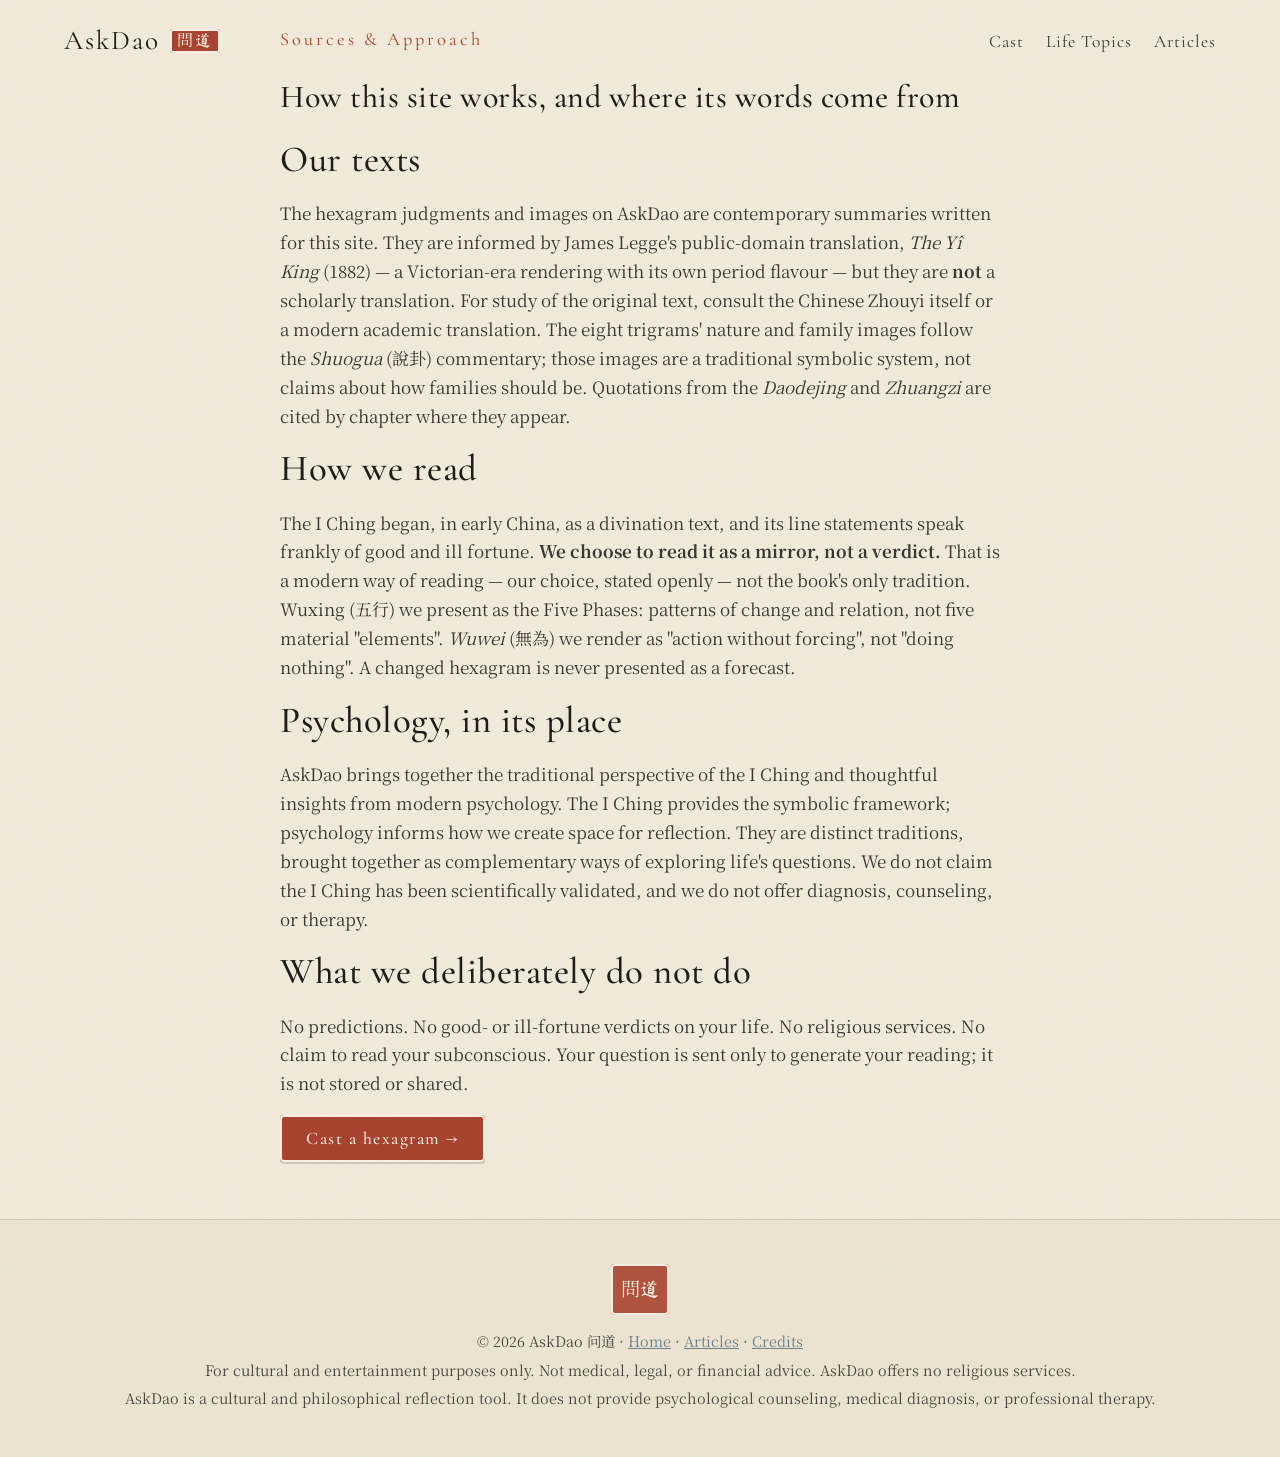
<file: sources.html>
<!doctype html><html lang="en"><head><meta charset="utf-8"><meta name="viewport" content="width=device-width,initial-scale=1">
<title>Sources &amp; Approach — AskDao 问道</title>
<meta name="description" content="Where AskDao's texts come from, how we read the I Ching, and what we deliberately do not do.">
<link rel="canonical" href="https://miny60780-sudo.github.io/askdao/sources.html">
<link rel="preconnect" href="https://fonts.googleapis.com"><link rel="preconnect" href="https://fonts.gstatic.com" crossorigin>
<link href="https://fonts.googleapis.com/css2?family=Cormorant+Garamond:ital,wght@0,400;0,500;0,600;1,400&family=Ma+Shan+Zheng&family=Noto+Serif+SC:wght@400;600&display=swap" rel="stylesheet">
<link rel="stylesheet" href="style.css"></head><body>
<header class="top"><a class="logo" href="./">AskDao<span class="seal">問道</span></a><nav><a href="./#oracle">Cast</a><a href="./#topics">Life Topics</a><a href="articles/index.html">Articles</a></nav></header>
<main class="topicpage">
<p class="kicker">Sources &amp; Approach</p>
<h1>How this site works, and where its words come from</h1>
<h2>Our texts</h2>
<p>The hexagram judgments and images on AskDao are contemporary summaries written for this site. They are informed by James Legge's public-domain translation, <em>The Yî King</em> (1882) — a Victorian-era rendering with its own period flavour — but they are <strong>not</strong> a scholarly translation. For study of the original text, consult the Chinese Zhouyi itself or a modern academic translation. The eight trigrams' nature and family images follow the <em>Shuogua</em> (說卦) commentary; those images are a traditional symbolic system, not claims about how families should be. Quotations from the <em>Daodejing</em> and <em>Zhuangzi</em> are cited by chapter where they appear.</p>
<h2>How we read</h2>
<p>The I Ching began, in early China, as a divination text, and its line statements speak frankly of good and ill fortune. <strong>We choose to read it as a mirror, not a verdict.</strong> That is a modern way of reading — our choice, stated openly — not the book's only tradition. Wuxing (五行) we present as the Five Phases: patterns of change and relation, not five material "elements". <em>Wuwei</em> (無為) we render as "action without forcing", not "doing nothing". A changed hexagram is never presented as a forecast.</p>
<h2>Psychology, in its place</h2>
<p>AskDao brings together the traditional perspective of the I Ching and thoughtful insights from modern psychology. The I Ching provides the symbolic framework; psychology informs how we create space for reflection. They are distinct traditions, brought together as complementary ways of exploring life's questions. We do not claim the I Ching has been scientifically validated, and we do not offer diagnosis, counseling, or therapy.</p>
<h2>What we deliberately do not do</h2>
<p>No predictions. No good- or ill-fortune verdicts on your life. No religious services. No claim to read your subconscious. Your question is sent only to generate your reading; it is not stored or shared.</p>
<p><a class="btn" href="./#oracle">Cast a hexagram →</a></p>
</main>
<footer><div class="foot-seal">問道</div>© 2026 AskDao 问道 · <a href="./">Home</a> · <a href="articles/index.html">Articles</a> · <a href="CREDITS.md">Credits</a><br>For cultural and entertainment purposes only. Not medical, legal, or financial advice. AskDao offers no religious services.<br>AskDao is a cultural and philosophical reflection tool. It does not provide psychological counseling, medical diagnosis, or professional therapy.</footer>
<script data-goatcounter="https://askdao.goatcounter.com/count" async src="//gc.zgo.at/count.js"></script>
</body></html>
</file>
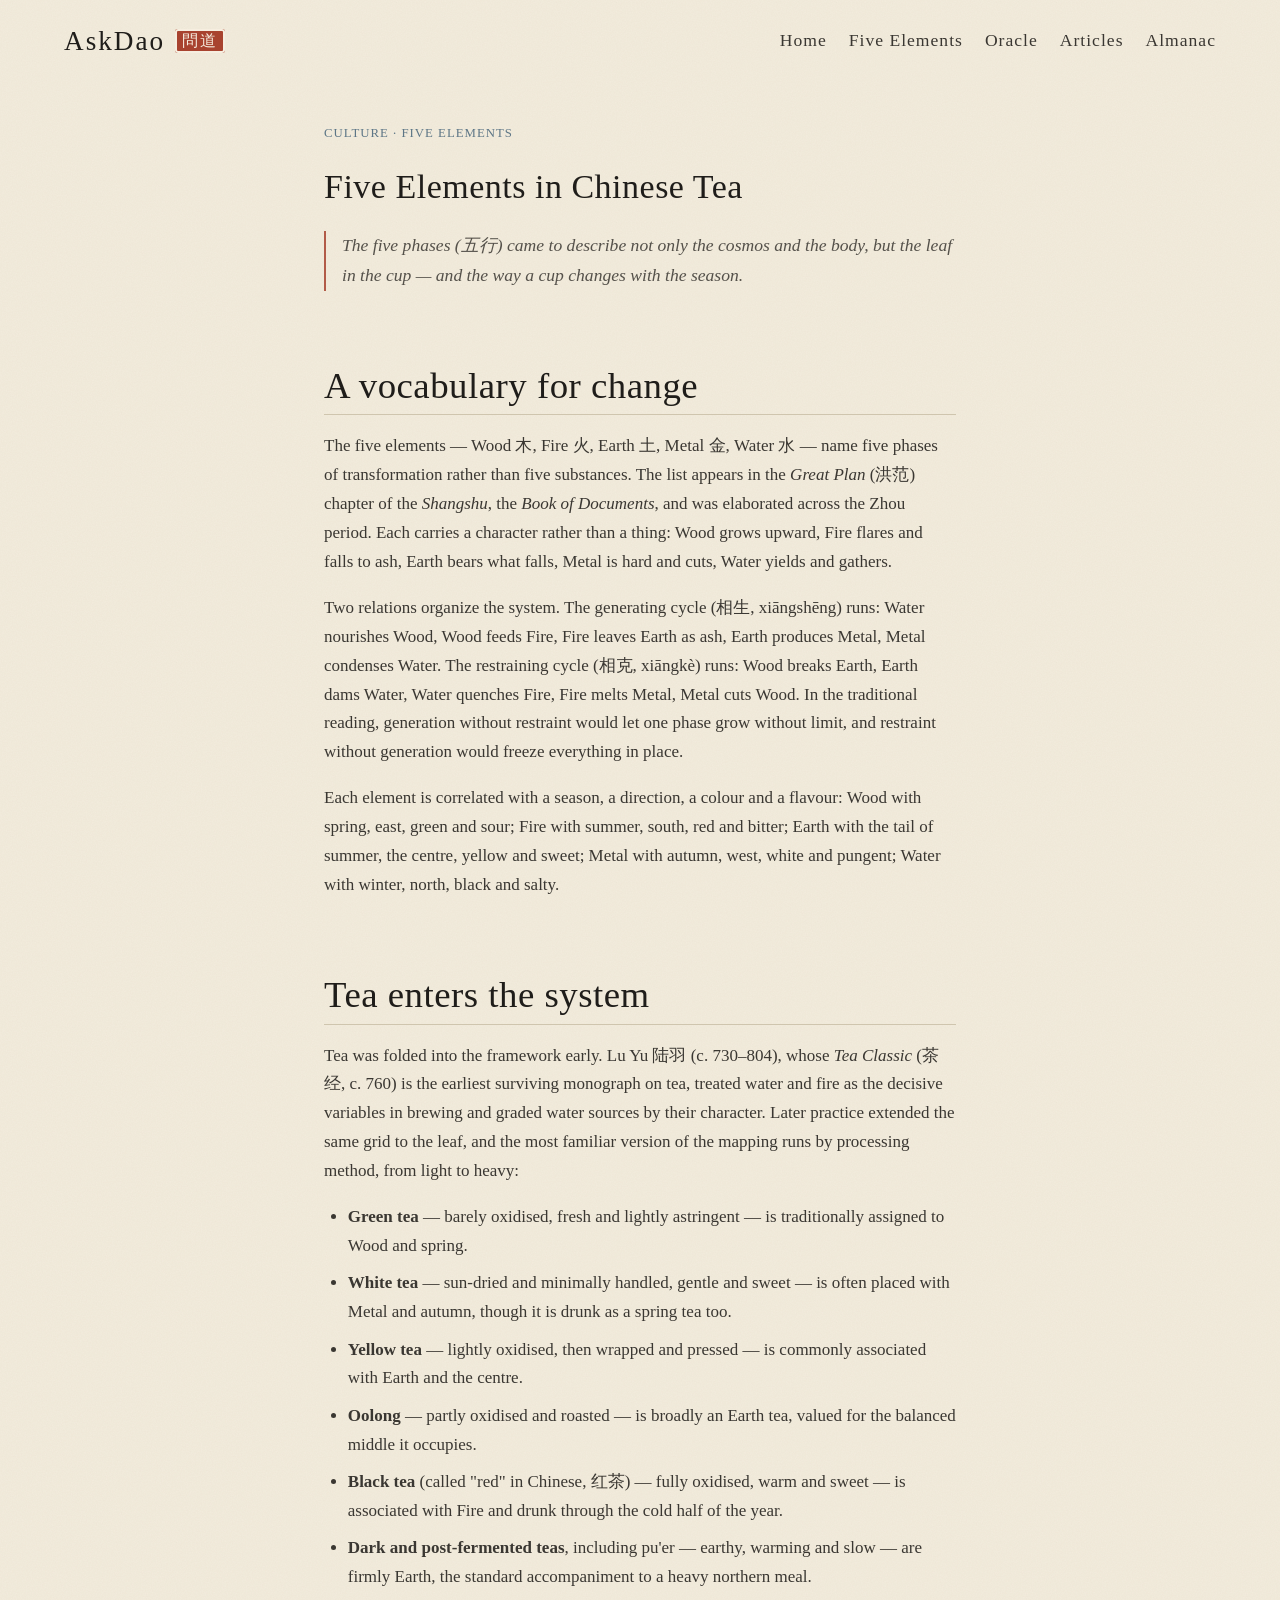
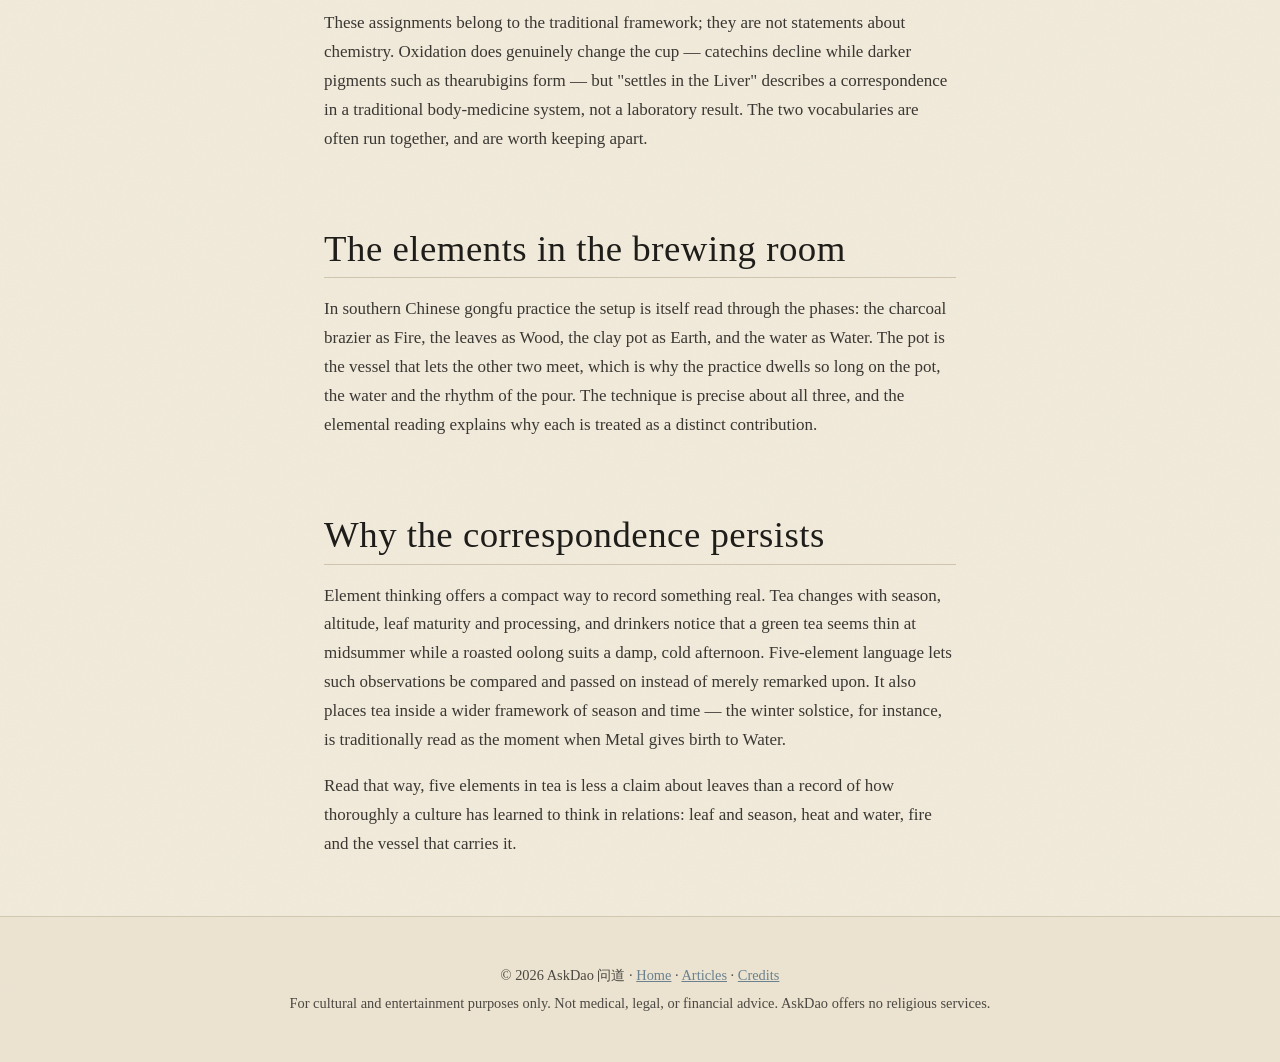
<file: articles/five-elements-tea.html>
<!doctype html><html lang="en"><head><meta charset="utf-8"><meta name="viewport" content="width=device-width,initial-scale=1">
<title>Five Elements in Chinese Tea · 五行与茶 | AskDao</title>
<meta name="description" content="How the Five Elements (五行) became a vocabulary for tea: seasons, processing methods, the gongfu brewing room, and why the correspondence persists.">
<link rel="canonical" href="https://miny60780-sudo.github.io/askdao/articles/five-elements-tea.html">
<meta property="og:title" content="Five Elements in Chinese Tea"><meta property="og:description" content="How the Five Elements became a vocabulary for tea.">
<link rel="stylesheet" href="../style.css"></head><body>
<header class="top"><a class="logo" href="../index.html">AskDao<span class="seal">問道</span></a><nav><a href="../index.html">Home</a><a href="../index.html#elements">Five Elements</a><a href="../index.html#oracle">Oracle</a><a href="../articles/index.html">Articles</a><a href="../calendar.html">Almanac</a></nav></header>

<main class="article">
<p class="meta">Culture · Five Elements</p>
<h1>Five Elements in Chinese Tea</h1>
<p class="lede">The five phases (五行) came to describe not only the cosmos and the body, but the leaf in the cup — and the way a cup changes with the season.</p>

<h2>A vocabulary for change</h2>
<p>The five elements — Wood 木, Fire 火, Earth 土, Metal 金, Water 水 — name five phases of transformation rather than five substances. The list appears in the <em>Great Plan</em> (洪范) chapter of the <em>Shangshu</em>, the <em>Book of Documents</em>, and was elaborated across the Zhou period. Each carries a character rather than a thing: Wood grows upward, Fire flares and falls to ash, Earth bears what falls, Metal is hard and cuts, Water yields and gathers.</p>
<p>Two relations organize the system. The generating cycle (相生, xiāngshēng) runs: Water nourishes Wood, Wood feeds Fire, Fire leaves Earth as ash, Earth produces Metal, Metal condenses Water. The restraining cycle (相克, xiāngkè) runs: Wood breaks Earth, Earth dams Water, Water quenches Fire, Fire melts Metal, Metal cuts Wood. In the traditional reading, generation without restraint would let one phase grow without limit, and restraint without generation would freeze everything in place.</p>
<p>Each element is correlated with a season, a direction, a colour and a flavour: Wood with spring, east, green and sour; Fire with summer, south, red and bitter; Earth with the tail of summer, the centre, yellow and sweet; Metal with autumn, west, white and pungent; Water with winter, north, black and salty.</p>

<h2>Tea enters the system</h2>
<p>Tea was folded into the framework early. Lu Yu 陆羽 (c. 730–804), whose <em>Tea Classic</em> (茶经, c. 760) is the earliest surviving monograph on tea, treated water and fire as the decisive variables in brewing and graded water sources by their character. Later practice extended the same grid to the leaf, and the most familiar version of the mapping runs by processing method, from light to heavy:</p>
<ul>
<li><strong>Green tea</strong> — barely oxidised, fresh and lightly astringent — is traditionally assigned to Wood and spring.</li>
<li><strong>White tea</strong> — sun-dried and minimally handled, gentle and sweet — is often placed with Metal and autumn, though it is drunk as a spring tea too.</li>
<li><strong>Yellow tea</strong> — lightly oxidised, then wrapped and pressed — is commonly associated with Earth and the centre.</li>
<li><strong>Oolong</strong> — partly oxidised and roasted — is broadly an Earth tea, valued for the balanced middle it occupies.</li>
<li><strong>Black tea</strong> (called "red" in Chinese, 红茶) — fully oxidised, warm and sweet — is associated with Fire and drunk through the cold half of the year.</li>
<li><strong>Dark and post-fermented teas</strong>, including pu'er — earthy, warming and slow — are firmly Earth, the standard accompaniment to a heavy northern meal.</li>
</ul>
<p>These assignments belong to the traditional framework; they are not statements about chemistry. Oxidation does genuinely change the cup — catechins decline while darker pigments such as thearubigins form — but "settles in the Liver" describes a correspondence in a traditional body-medicine system, not a laboratory result. The two vocabularies are often run together, and are worth keeping apart.</p>

<h2>The elements in the brewing room</h2>
<p>In southern Chinese gongfu practice the setup is itself read through the phases: the charcoal brazier as Fire, the leaves as Wood, the clay pot as Earth, and the water as Water. The pot is the vessel that lets the other two meet, which is why the practice dwells so long on the pot, the water and the rhythm of the pour. The technique is precise about all three, and the elemental reading explains why each is treated as a distinct contribution.</p>

<h2>Why the correspondence persists</h2>
<p>Element thinking offers a compact way to record something real. Tea changes with season, altitude, leaf maturity and processing, and drinkers notice that a green tea seems thin at midsummer while a roasted oolong suits a damp, cold afternoon. Five-element language lets such observations be compared and passed on instead of merely remarked upon. It also places tea inside a wider framework of season and time — the winter solstice, for instance, is traditionally read as the moment when Metal gives birth to Water.</p>
<p>Read that way, five elements in tea is less a claim about leaves than a record of how thoroughly a culture has learned to think in relations: leaf and season, heat and water, fire and the vessel that carries it.</p>
</main>

<footer>© 2026 AskDao 问道 · <a href="../index.html">Home</a> · <a href="../articles/index.html">Articles</a> · <a href="../CREDITS.md">Credits</a><br>For cultural and entertainment purposes only. Not medical, legal, or financial advice. AskDao offers no religious services.</footer>
<script data-goatcounter="https://askdao.goatcounter.com/count" async src="//gc.zgo.at/count.js"></script>
</body></html>
</file>
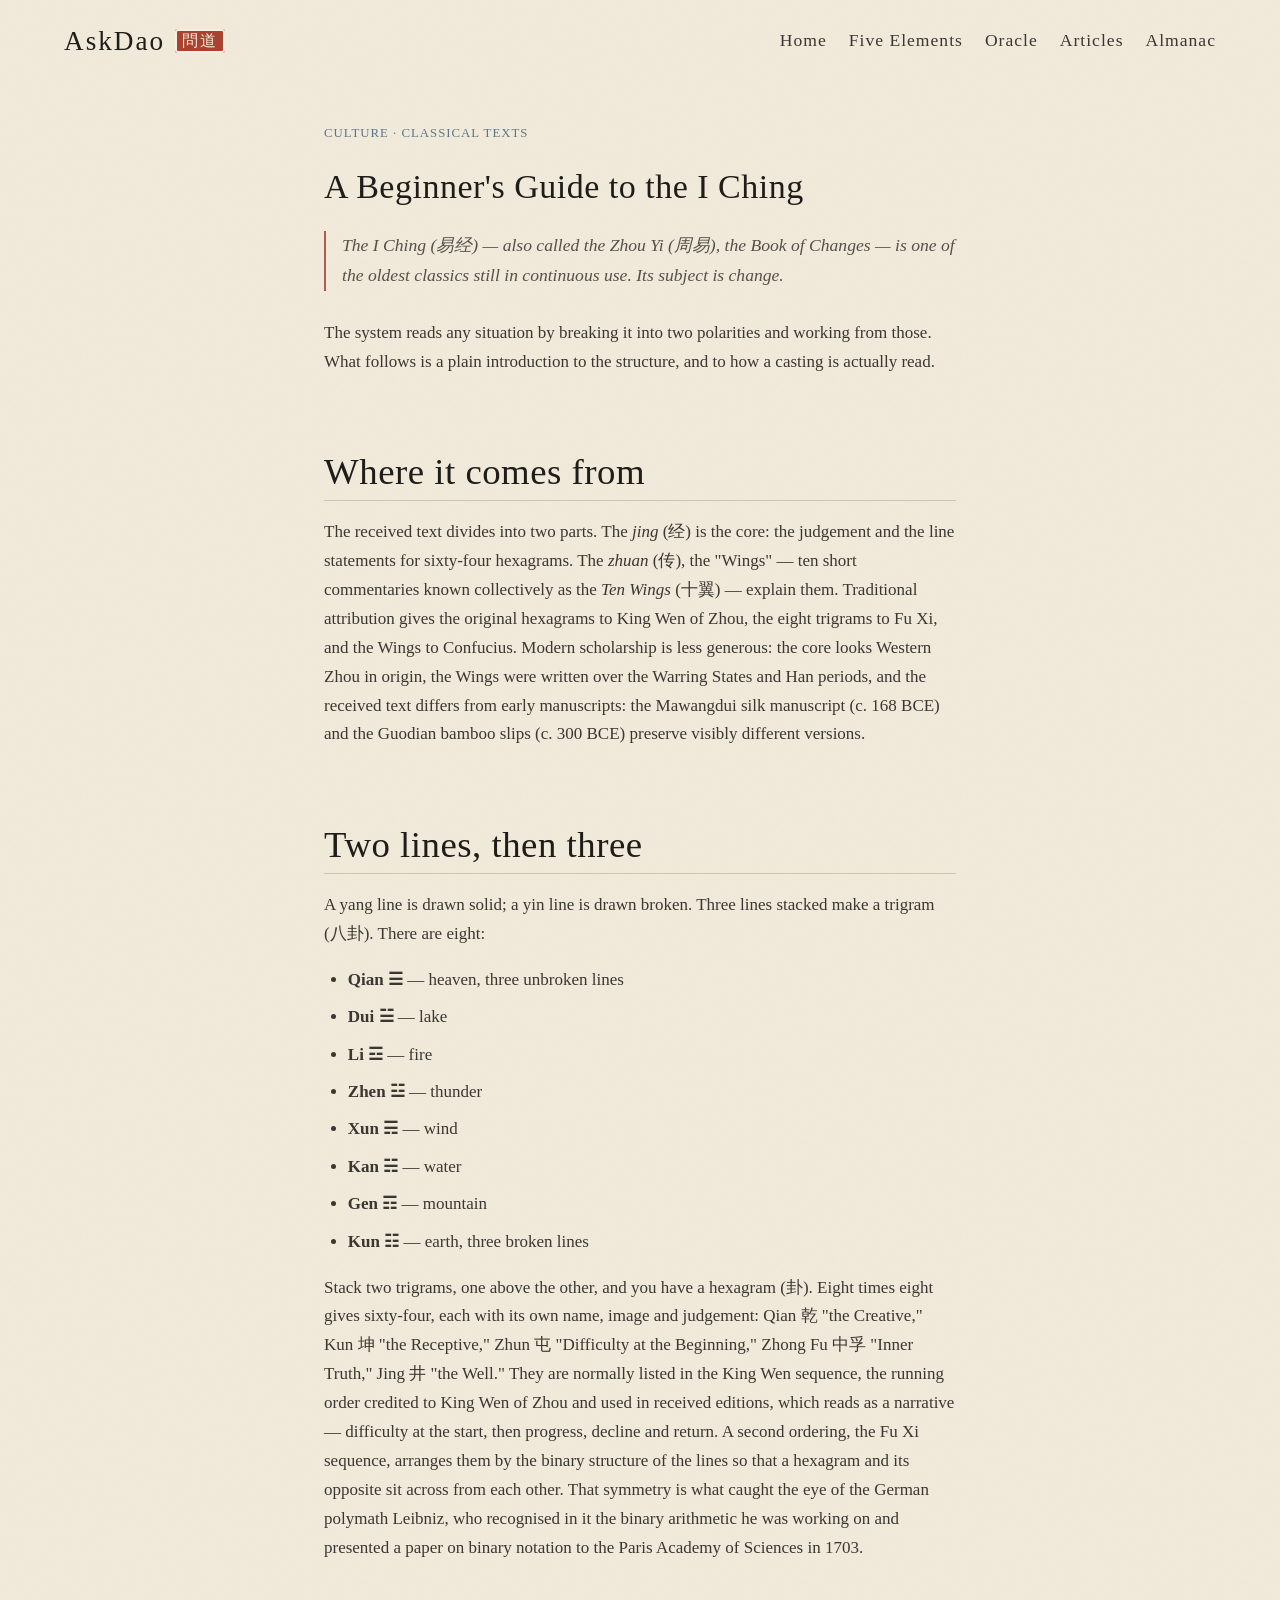
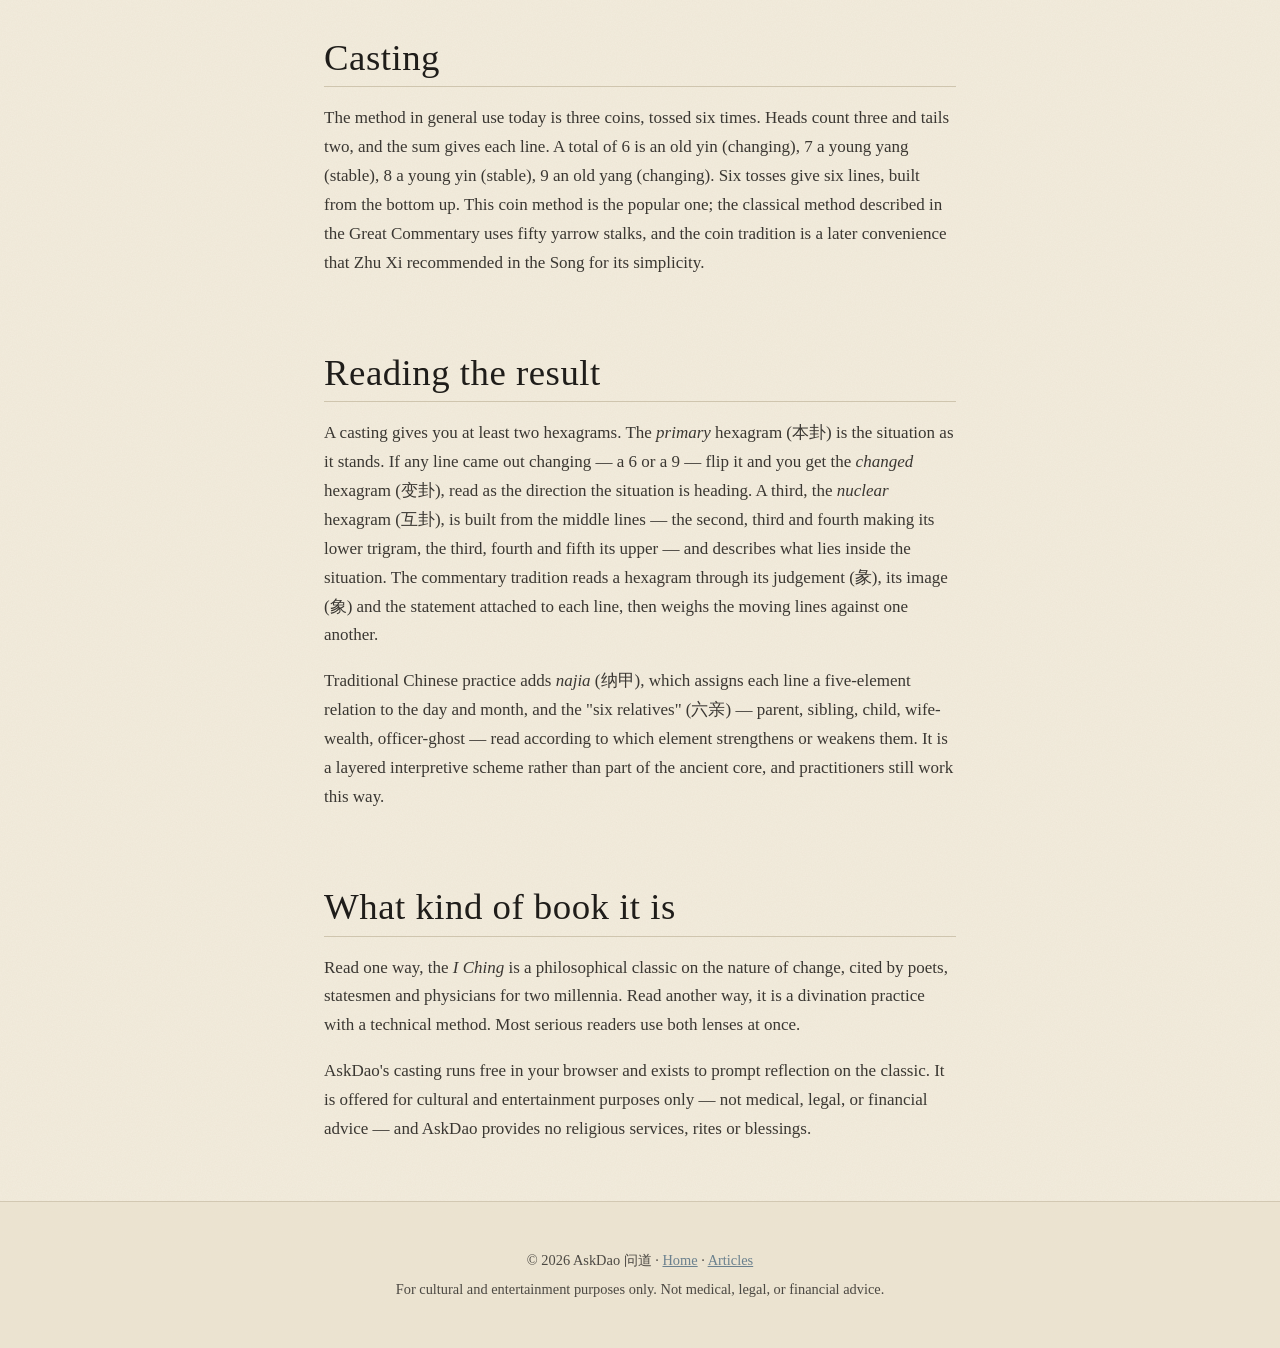
<file: articles/intro-i-ching.html>
<!doctype html>
<html lang="en">
<head>
<meta charset="utf-8">
<meta name="viewport" content="width=device-width,initial-scale=1">
<title>A Beginner's Guide to the I Ching: Trigrams, Hexagrams and Reading a Casting — AskDao</title>
<meta name="description" content="How the I Ching works, in plain terms: yin and yang lines, the eight trigrams, the 64 hexagrams, the three-coin method, and what a moving line means.">
<link rel="canonical" href="https://miny60780-sudo.github.io/askdao/articles/intro-i-ching.html">
<link rel="stylesheet" href="../style.css">
</head>
<body>
<header class="top"><a class="logo" href="../index.html">AskDao<span class="seal">問道</span></a><nav><a href="../index.html">Home</a><a href="../index.html#elements">Five Elements</a><a href="../index.html#oracle">Oracle</a><a href="../articles/index.html">Articles</a><a href="../calendar.html">Almanac</a></nav></header>

<main class="article">
<p class="meta">Culture · Classical Texts</p>
<h1>A Beginner's Guide to the I Ching</h1>
<p class="lede">The <em>I Ching</em> (易经) — also called the <em>Zhou Yi</em> (周易), the Book of Changes — is one of the oldest classics still in continuous use. Its subject is change.</p>
<p>The system reads any situation by breaking it into two polarities and working from those. What follows is a plain introduction to the structure, and to how a casting is actually read.</p>

<h2>Where it comes from</h2>
<p>The received text divides into two parts. The <em>jing</em> (经) is the core: the judgement and the line statements for sixty-four hexagrams. The <em>zhuan</em> (传), the "Wings" — ten short commentaries known collectively as the <em>Ten Wings</em> (十翼) — explain them. Traditional attribution gives the original hexagrams to King Wen of Zhou, the eight trigrams to Fu Xi, and the Wings to Confucius. Modern scholarship is less generous: the core looks Western Zhou in origin, the Wings were written over the Warring States and Han periods, and the received text differs from early manuscripts: the Mawangdui silk manuscript (c. 168 BCE) and the Guodian bamboo slips (c. 300 BCE) preserve visibly different versions.</p>

<h2>Two lines, then three</h2>
<p>A yang line is drawn solid; a yin line is drawn broken. Three lines stacked make a trigram (八卦). There are eight:</p>
<ul>
<li><strong>Qian ☰</strong> — heaven, three unbroken lines</li>
<li><strong>Dui ☱</strong> — lake</li>
<li><strong>Li ☲</strong> — fire</li>
<li><strong>Zhen ☳</strong> — thunder</li>
<li><strong>Xun ☴</strong> — wind</li>
<li><strong>Kan ☵</strong> — water</li>
<li><strong>Gen ☶</strong> — mountain</li>
<li><strong>Kun ☷</strong> — earth, three broken lines</li>
</ul>
<p>Stack two trigrams, one above the other, and you have a hexagram (卦). Eight times eight gives sixty-four, each with its own name, image and judgement: Qian 乾 "the Creative," Kun 坤 "the Receptive," Zhun 屯 "Difficulty at the Beginning," Zhong Fu 中孚 "Inner Truth," Jing 井 "the Well." They are normally listed in the King Wen sequence, the running order credited to King Wen of Zhou and used in received editions, which reads as a narrative — difficulty at the start, then progress, decline and return. A second ordering, the Fu Xi sequence, arranges them by the binary structure of the lines so that a hexagram and its opposite sit across from each other. That symmetry is what caught the eye of the German polymath Leibniz, who recognised in it the binary arithmetic he was working on and presented a paper on binary notation to the Paris Academy of Sciences in 1703.</p>

<h2>Casting</h2>
<p>The method in general use today is three coins, tossed six times. Heads count three and tails two, and the sum gives each line. A total of 6 is an old yin (changing), 7 a young yang (stable), 8 a young yin (stable), 9 an old yang (changing). Six tosses give six lines, built from the bottom up. This coin method is the popular one; the classical method described in the Great Commentary uses fifty yarrow stalks, and the coin tradition is a later convenience that Zhu Xi recommended in the Song for its simplicity.</p>

<h2>Reading the result</h2>
<p>A casting gives you at least two hexagrams. The <em>primary</em> hexagram (本卦) is the situation as it stands. If any line came out changing — a 6 or a 9 — flip it and you get the <em>changed</em> hexagram (变卦), read as the direction the situation is heading. A third, the <em>nuclear</em> hexagram (互卦), is built from the middle lines — the second, third and fourth making its lower trigram, the third, fourth and fifth its upper — and describes what lies inside the situation. The commentary tradition reads a hexagram through its judgement (彖), its image (象) and the statement attached to each line, then weighs the moving lines against one another.</p>
<p>Traditional Chinese practice adds <em>najia</em> (纳甲), which assigns each line a five-element relation to the day and month, and the "six relatives" (六亲) — parent, sibling, child, wife-wealth, officer-ghost — read according to which element strengthens or weakens them. It is a layered interpretive scheme rather than part of the ancient core, and practitioners still work this way.</p>

<h2>What kind of book it is</h2>
<p>Read one way, the <em>I Ching</em> is a philosophical classic on the nature of change, cited by poets, statesmen and physicians for two millennia. Read another way, it is a divination practice with a technical method. Most serious readers use both lenses at once.</p>

<p>AskDao's casting runs free in your browser and exists to prompt reflection on the classic. It is offered for cultural and entertainment purposes only — not medical, legal, or financial advice — and AskDao provides no religious services, rites or blessings.</p>
</main>

<footer>© 2026 AskDao 问道 · <a href="../index.html">Home</a> · <a href="../articles/index.html">Articles</a><br>For cultural and entertainment purposes only. Not medical, legal, or financial advice.</footer>
<script data-goatcounter="https://askdao.goatcounter.com/count" async src="//gc.zgo.at/count.js"></script>
</body>
</html>
</file>
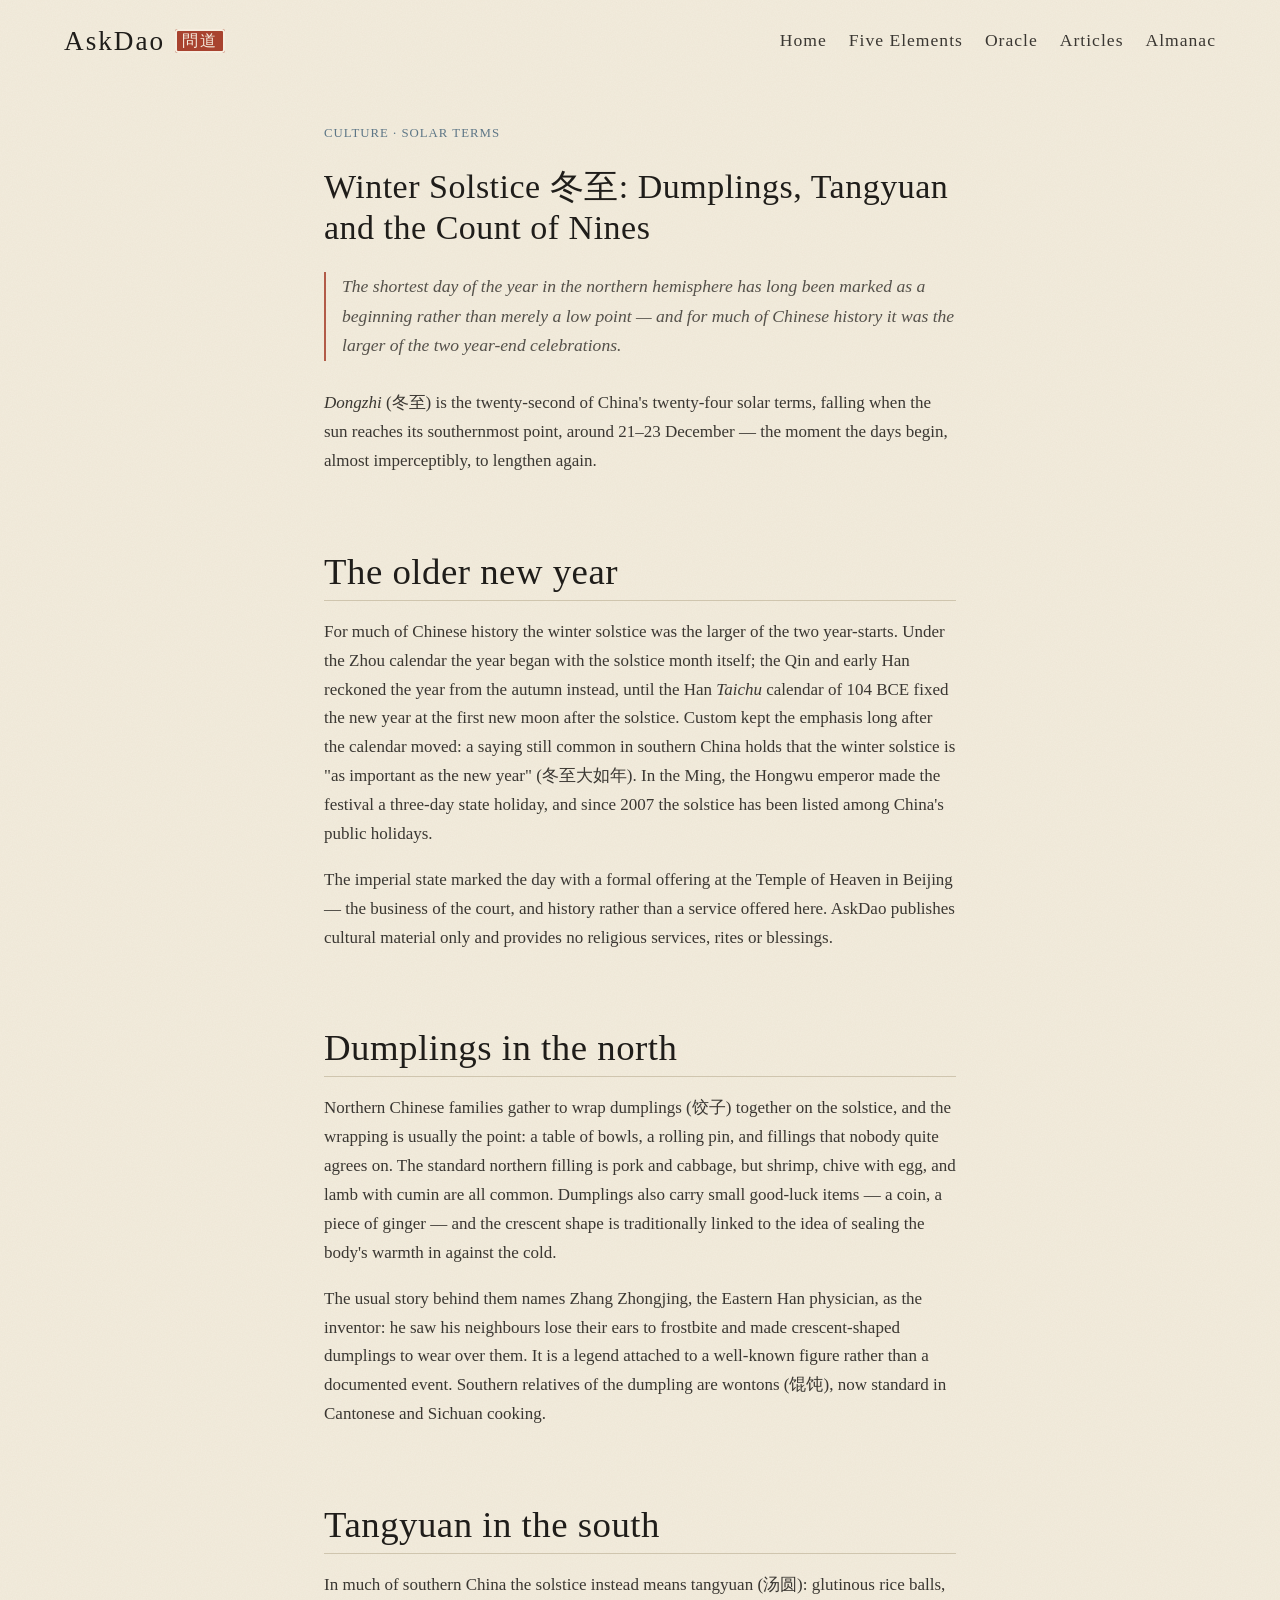
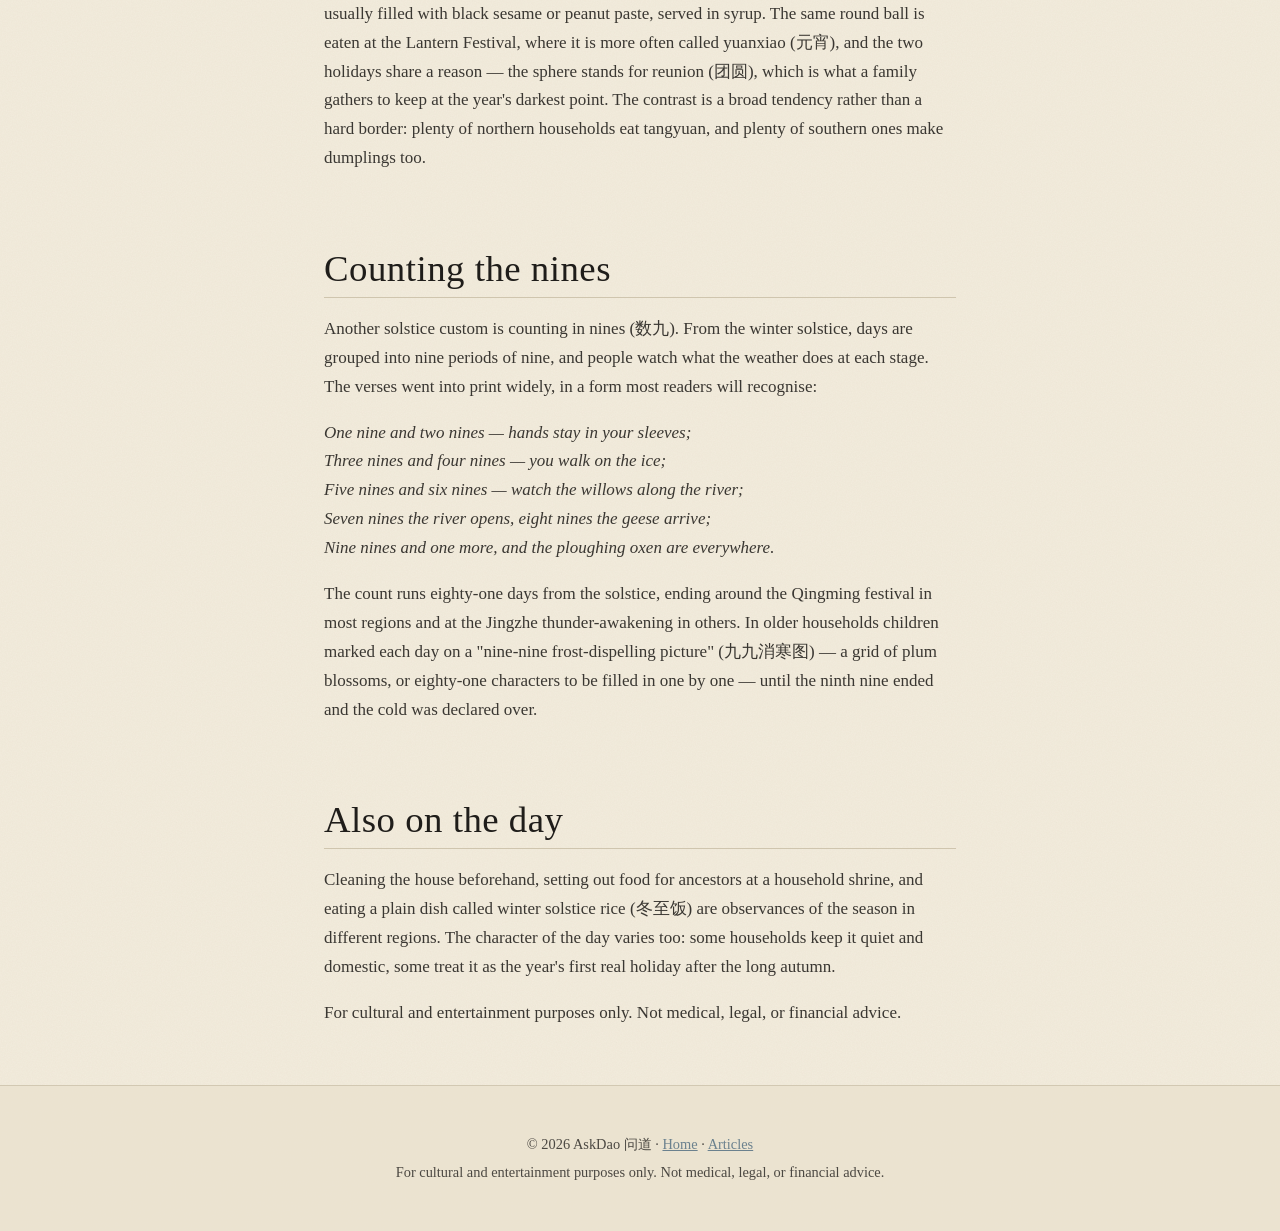
<file: articles/winter-solstice.html>
<!doctype html>
<html lang="en">
<head>
<meta charset="utf-8">
<meta name="viewport" content="width=device-width,initial-scale=1">
<title>Winter Solstice 冬至: Dumplings, Tangyuan and Counting the Nines — AskDao</title>
<meta name="description" content="The Chinese winter solstice festival explained: why the north eats dumplings, the south eats tangyuan, and how the Nine-Nine day count runs from the shortest day of the year.">
<link rel="canonical" href="https://miny60780-sudo.github.io/askdao/articles/winter-solstice.html">
<link rel="stylesheet" href="../style.css">
</head>
<body>
<header class="top"><a class="logo" href="../index.html">AskDao<span class="seal">問道</span></a><nav><a href="../index.html">Home</a><a href="../index.html#elements">Five Elements</a><a href="../index.html#oracle">Oracle</a><a href="../articles/index.html">Articles</a><a href="../calendar.html">Almanac</a></nav></header>

<main class="article">
<p class="meta">Culture · Solar Terms</p>
<h1>Winter Solstice 冬至: Dumplings, Tangyuan and the Count of Nines</h1>
<p class="lede">The shortest day of the year in the northern hemisphere has long been marked as a beginning rather than merely a low point — and for much of Chinese history it was the larger of the two year-end celebrations.</p>
<p><em>Dongzhi</em> (冬至) is the twenty-second of China's twenty-four solar terms, falling when the sun reaches its southernmost point, around 21–23 December — the moment the days begin, almost imperceptibly, to lengthen again.</p>

<h2>The older new year</h2>
<p>For much of Chinese history the winter solstice was the larger of the two year-starts. Under the Zhou calendar the year began with the solstice month itself; the Qin and early Han reckoned the year from the autumn instead, until the Han <em>Taichu</em> calendar of 104 BCE fixed the new year at the first new moon after the solstice. Custom kept the emphasis long after the calendar moved: a saying still common in southern China holds that the winter solstice is "as important as the new year" (冬至大如年). In the Ming, the Hongwu emperor made the festival a three-day state holiday, and since 2007 the solstice has been listed among China's public holidays.</p>
<p>The imperial state marked the day with a formal offering at the Temple of Heaven in Beijing — the business of the court, and history rather than a service offered here. AskDao publishes cultural material only and provides no religious services, rites or blessings.</p>

<h2>Dumplings in the north</h2>
<p>Northern Chinese families gather to wrap dumplings (饺子) together on the solstice, and the wrapping is usually the point: a table of bowls, a rolling pin, and fillings that nobody quite agrees on. The standard northern filling is pork and cabbage, but shrimp, chive with egg, and lamb with cumin are all common. Dumplings also carry small good-luck items — a coin, a piece of ginger — and the crescent shape is traditionally linked to the idea of sealing the body's warmth in against the cold.</p>
<p>The usual story behind them names Zhang Zhongjing, the Eastern Han physician, as the inventor: he saw his neighbours lose their ears to frostbite and made crescent-shaped dumplings to wear over them. It is a legend attached to a well-known figure rather than a documented event. Southern relatives of the dumpling are wontons (馄饨), now standard in Cantonese and Sichuan cooking.</p>

<h2>Tangyuan in the south</h2>
<p>In much of southern China the solstice instead means tangyuan (汤圆): glutinous rice balls, usually filled with black sesame or peanut paste, served in syrup. The same round ball is eaten at the Lantern Festival, where it is more often called yuanxiao (元宵), and the two holidays share a reason — the sphere stands for reunion (团圆), which is what a family gathers to keep at the year's darkest point. The contrast is a broad tendency rather than a hard border: plenty of northern households eat tangyuan, and plenty of southern ones make dumplings too.</p>

<h2>Counting the nines</h2>
<p>Another solstice custom is counting in nines (数九). From the winter solstice, days are grouped into nine periods of nine, and people watch what the weather does at each stage. The verses went into print widely, in a form most readers will recognise:</p>
<p><em>One nine and two nines — hands stay in your sleeves;<br>
Three nines and four nines — you walk on the ice;<br>
Five nines and six nines — watch the willows along the river;<br>
Seven nines the river opens, eight nines the geese arrive;<br>
Nine nines and one more, and the ploughing oxen are everywhere.</em></p>
<p>The count runs eighty-one days from the solstice, ending around the Qingming festival in most regions and at the Jingzhe thunder-awakening in others. In older households children marked each day on a "nine-nine frost-dispelling picture" (九九消寒图) — a grid of plum blossoms, or eighty-one characters to be filled in one by one — until the ninth nine ended and the cold was declared over.</p>

<h2>Also on the day</h2>
<p>Cleaning the house beforehand, setting out food for ancestors at a household shrine, and eating a plain dish called winter solstice rice (冬至饭) are observances of the season in different regions. The character of the day varies too: some households keep it quiet and domestic, some treat it as the year's first real holiday after the long autumn.</p>

<p>For cultural and entertainment purposes only. Not medical, legal, or financial advice.</p>
</main>

<footer>© 2026 AskDao 问道 · <a href="../index.html">Home</a> · <a href="../articles/index.html">Articles</a><br>For cultural and entertainment purposes only. Not medical, legal, or financial advice.</footer>
<script data-goatcounter="https://askdao.goatcounter.com/count" async src="//gc.zgo.at/count.js"></script>
</body>
</html>
</file>
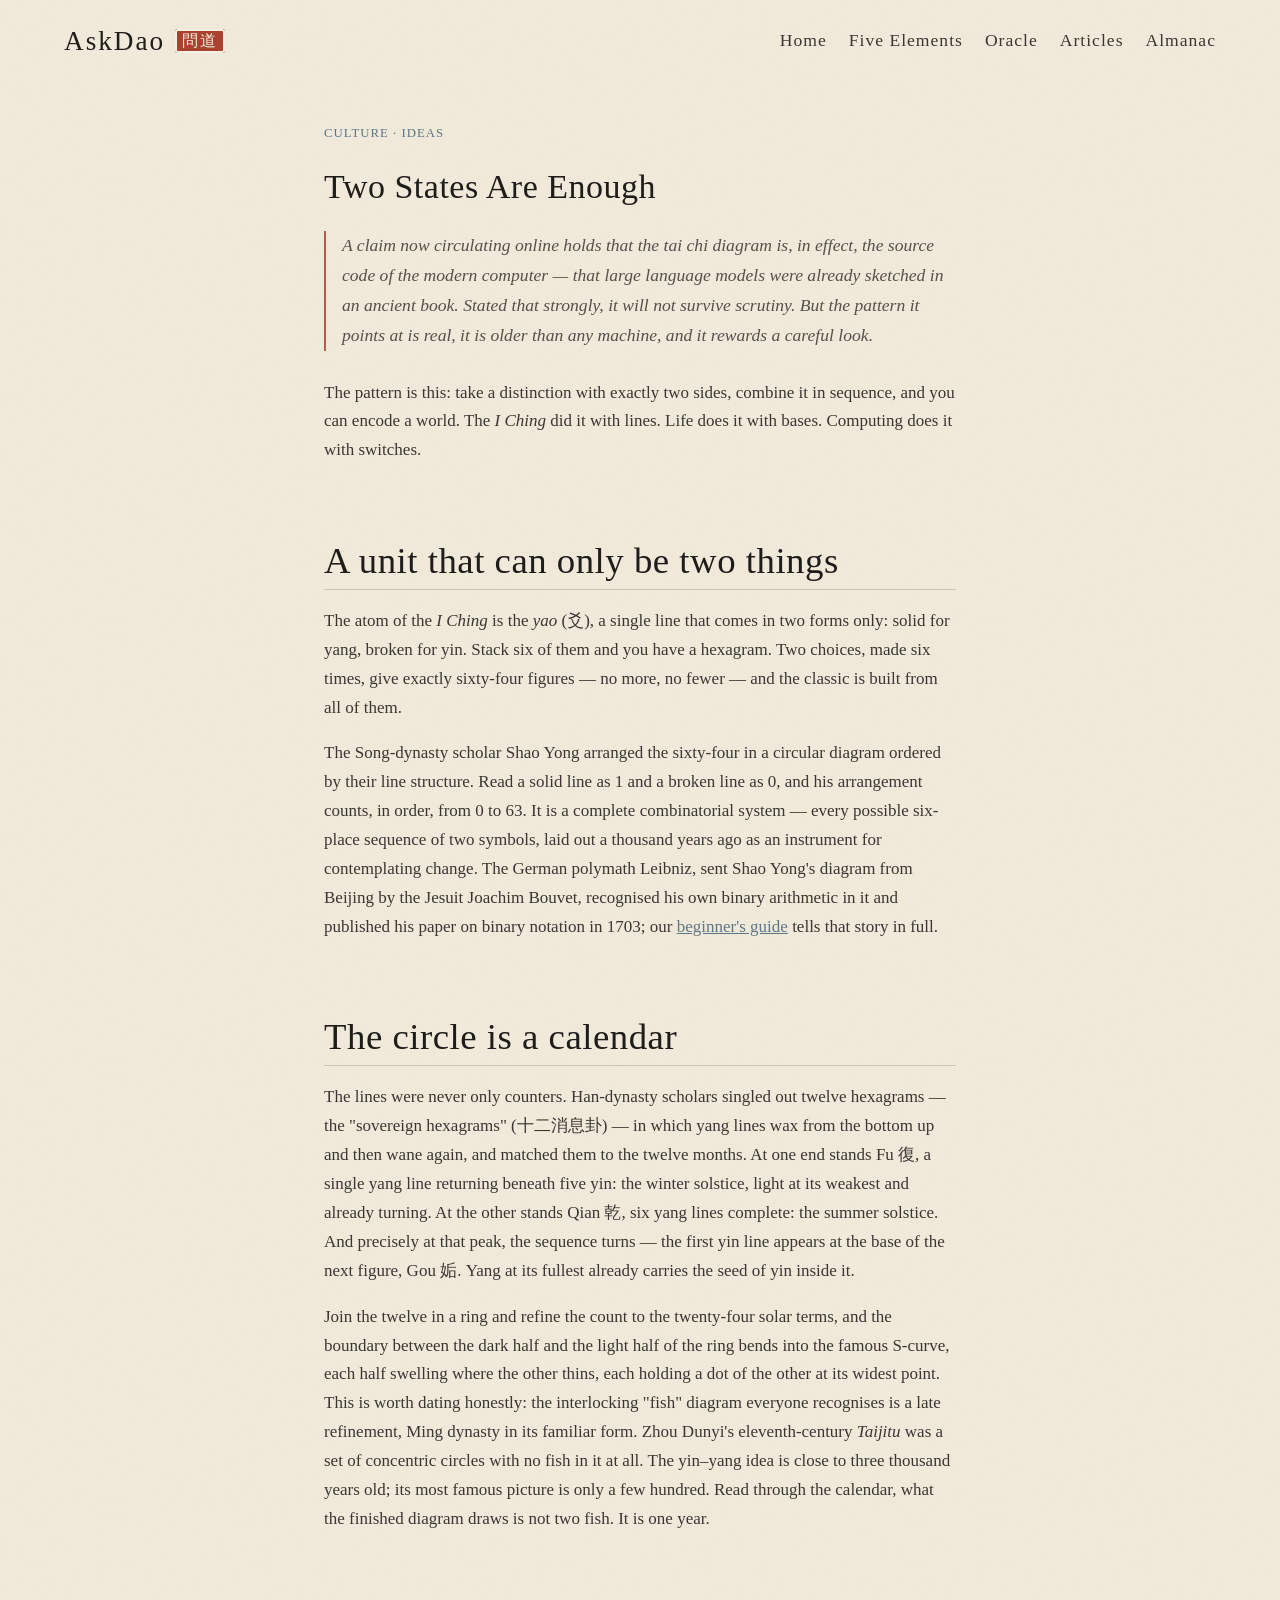
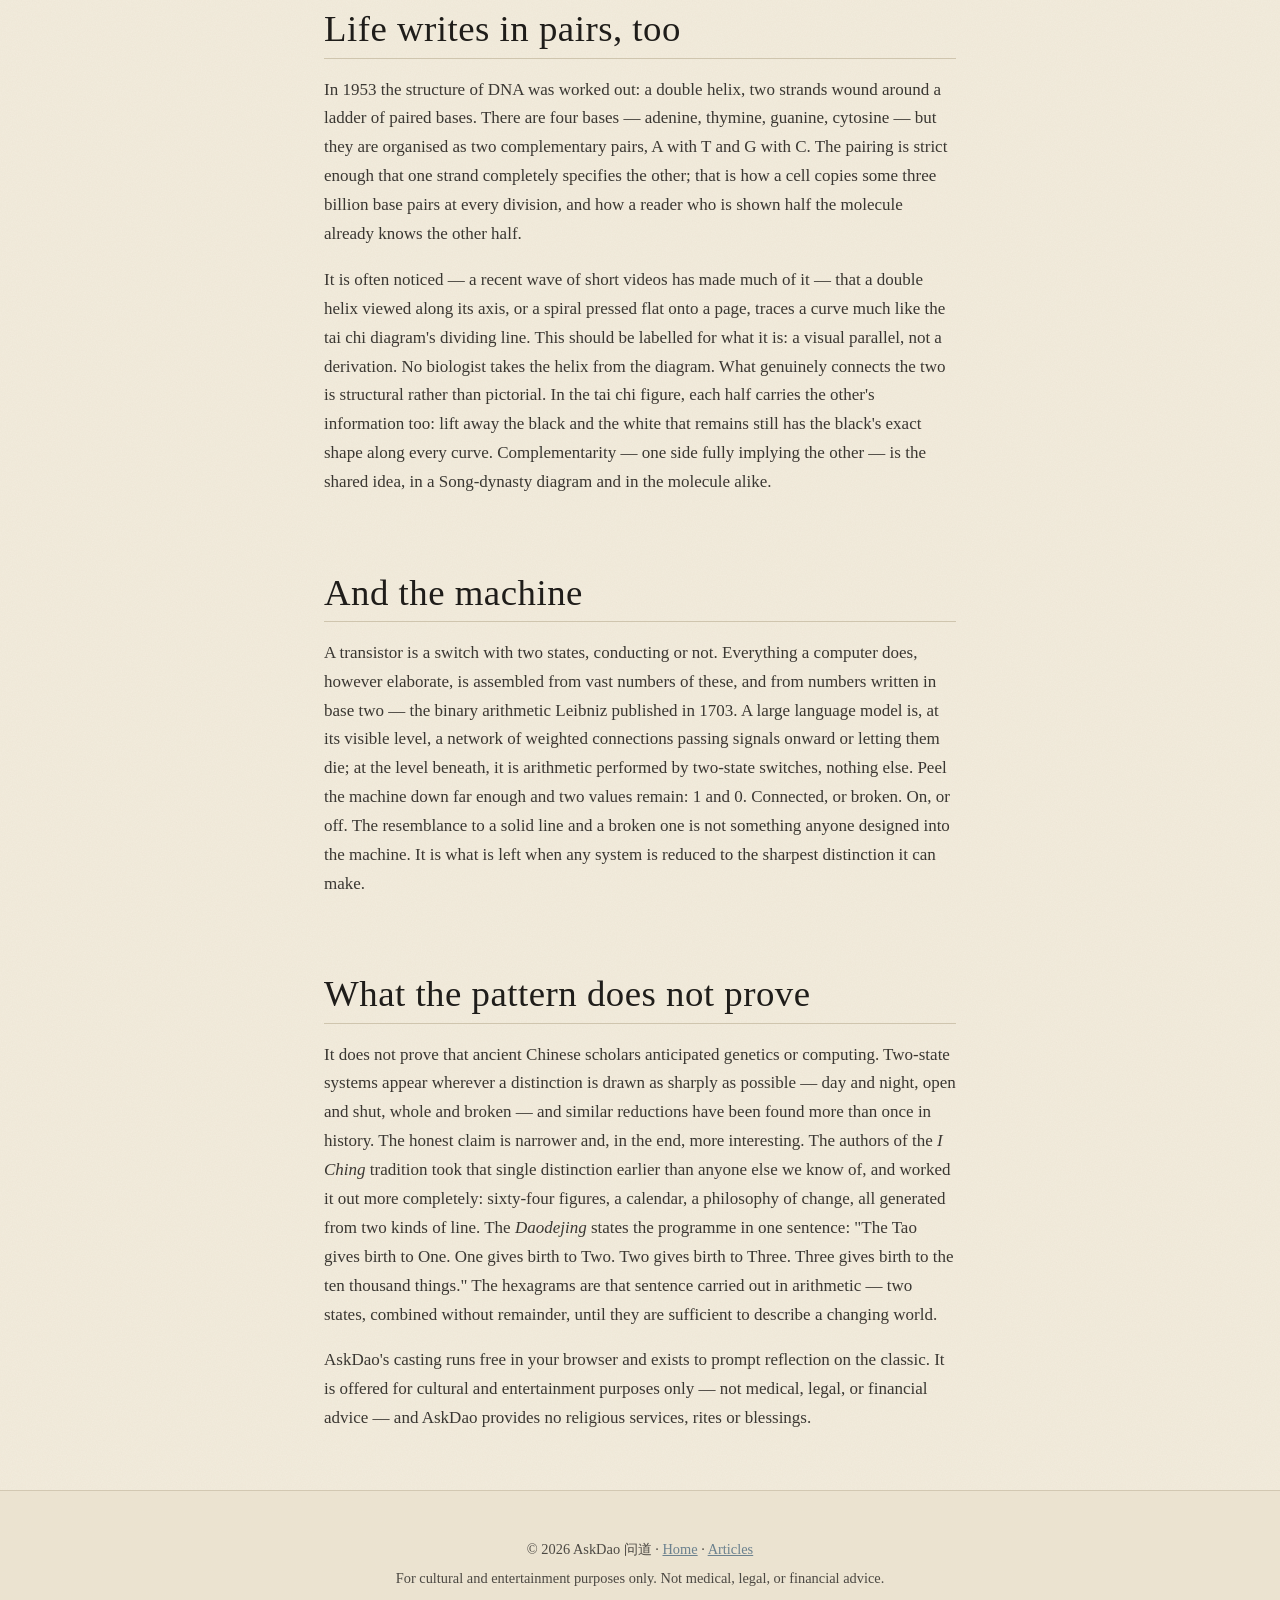
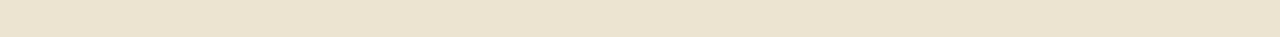
<file: articles/yin-yang-and-binary.html>
<!doctype html>
<html lang="en">
<head>
<meta charset="utf-8">
<meta name="viewport" content="width=device-width,initial-scale=1">
<title>Two States Are Enough: Yin–Yang Lines, DNA and the Binary Code — AskDao</title>
<meta name="description" content="A solid line and a broken line, combined six at a time, give the 64 hexagrams. Life writes itself in two complementary pairs of bases, and computers in two states of a switch. On the two-state pattern that runs from the I Ching to the present — and on what it does and does not prove.">
<link rel="canonical" href="https://miny60780-sudo.github.io/askdao/articles/yin-yang-and-binary.html">
<link rel="stylesheet" href="../style.css">
</head>
<body>
<header class="top"><a class="logo" href="../index.html">AskDao<span class="seal">問道</span></a><nav><a href="../index.html">Home</a><a href="../index.html#elements">Five Elements</a><a href="../index.html#oracle">Oracle</a><a href="../articles/index.html">Articles</a><a href="../calendar.html">Almanac</a></nav></header>

<main class="article">
<p class="meta">Culture · Ideas</p>
<h1>Two States Are Enough</h1>
<p class="lede">A claim now circulating online holds that the tai chi diagram is, in effect, the source code of the modern computer — that large language models were already sketched in an ancient book. Stated that strongly, it will not survive scrutiny. But the pattern it points at is real, it is older than any machine, and it rewards a careful look.</p>
<p>The pattern is this: take a distinction with exactly two sides, combine it in sequence, and you can encode a world. The <em>I Ching</em> did it with lines. Life does it with bases. Computing does it with switches.</p>

<h2>A unit that can only be two things</h2>
<p>The atom of the <em>I Ching</em> is the <em>yao</em> (爻), a single line that comes in two forms only: solid for yang, broken for yin. Stack six of them and you have a hexagram. Two choices, made six times, give exactly sixty-four figures — no more, no fewer — and the classic is built from all of them.</p>
<p>The Song-dynasty scholar Shao Yong arranged the sixty-four in a circular diagram ordered by their line structure. Read a solid line as 1 and a broken line as 0, and his arrangement counts, in order, from 0 to 63. It is a complete combinatorial system — every possible six-place sequence of two symbols, laid out a thousand years ago as an instrument for contemplating change. The German polymath Leibniz, sent Shao Yong's diagram from Beijing by the Jesuit Joachim Bouvet, recognised his own binary arithmetic in it and published his paper on binary notation in 1703; our <a href="intro-i-ching.html">beginner's guide</a> tells that story in full.</p>

<h2>The circle is a calendar</h2>
<p>The lines were never only counters. Han-dynasty scholars singled out twelve hexagrams — the "sovereign hexagrams" (十二消息卦) — in which yang lines wax from the bottom up and then wane again, and matched them to the twelve months. At one end stands Fu 復, a single yang line returning beneath five yin: the winter solstice, light at its weakest and already turning. At the other stands Qian 乾, six yang lines complete: the summer solstice. And precisely at that peak, the sequence turns — the first yin line appears at the base of the next figure, Gou 姤. Yang at its fullest already carries the seed of yin inside it.</p>
<p>Join the twelve in a ring and refine the count to the twenty-four solar terms, and the boundary between the dark half and the light half of the ring bends into the famous S-curve, each half swelling where the other thins, each holding a dot of the other at its widest point. This is worth dating honestly: the interlocking "fish" diagram everyone recognises is a late refinement, Ming dynasty in its familiar form. Zhou Dunyi's eleventh-century <em>Taijitu</em> was a set of concentric circles with no fish in it at all. The yin–yang idea is close to three thousand years old; its most famous picture is only a few hundred. Read through the calendar, what the finished diagram draws is not two fish. It is one year.</p>

<h2>Life writes in pairs, too</h2>
<p>In 1953 the structure of DNA was worked out: a double helix, two strands wound around a ladder of paired bases. There are four bases — adenine, thymine, guanine, cytosine — but they are organised as two complementary pairs, A with T and G with C. The pairing is strict enough that one strand completely specifies the other; that is how a cell copies some three billion base pairs at every division, and how a reader who is shown half the molecule already knows the other half.</p>
<p>It is often noticed — a recent wave of short videos has made much of it — that a double helix viewed along its axis, or a spiral pressed flat onto a page, traces a curve much like the tai chi diagram's dividing line. This should be labelled for what it is: a visual parallel, not a derivation. No biologist takes the helix from the diagram. What genuinely connects the two is structural rather than pictorial. In the tai chi figure, each half carries the other's information too: lift away the black and the white that remains still has the black's exact shape along every curve. Complementarity — one side fully implying the other — is the shared idea, in a Song-dynasty diagram and in the molecule alike.</p>

<h2>And the machine</h2>
<p>A transistor is a switch with two states, conducting or not. Everything a computer does, however elaborate, is assembled from vast numbers of these, and from numbers written in base two — the binary arithmetic Leibniz published in 1703. A large language model is, at its visible level, a network of weighted connections passing signals onward or letting them die; at the level beneath, it is arithmetic performed by two-state switches, nothing else. Peel the machine down far enough and two values remain: 1 and 0. Connected, or broken. On, or off. The resemblance to a solid line and a broken one is not something anyone designed into the machine. It is what is left when any system is reduced to the sharpest distinction it can make.</p>

<h2>What the pattern does not prove</h2>
<p>It does not prove that ancient Chinese scholars anticipated genetics or computing. Two-state systems appear wherever a distinction is drawn as sharply as possible — day and night, open and shut, whole and broken — and similar reductions have been found more than once in history. The honest claim is narrower and, in the end, more interesting. The authors of the <em>I Ching</em> tradition took that single distinction earlier than anyone else we know of, and worked it out more completely: sixty-four figures, a calendar, a philosophy of change, all generated from two kinds of line. The <em>Daodejing</em> states the programme in one sentence: "The Tao gives birth to One. One gives birth to Two. Two gives birth to Three. Three gives birth to the ten thousand things." The hexagrams are that sentence carried out in arithmetic — two states, combined without remainder, until they are sufficient to describe a changing world.</p>

<p>AskDao's casting runs free in your browser and exists to prompt reflection on the classic. It is offered for cultural and entertainment purposes only — not medical, legal, or financial advice — and AskDao provides no religious services, rites or blessings.</p>
</main>

<footer>© 2026 AskDao 问道 · <a href="../index.html">Home</a> · <a href="../articles/index.html">Articles</a><br>For cultural and entertainment purposes only. Not medical, legal, or financial advice.</footer>
<script data-goatcounter="https://askdao.goatcounter.com/count" async src="//gc.zgo.at/count.js"></script>
</body>
</html>
</file>
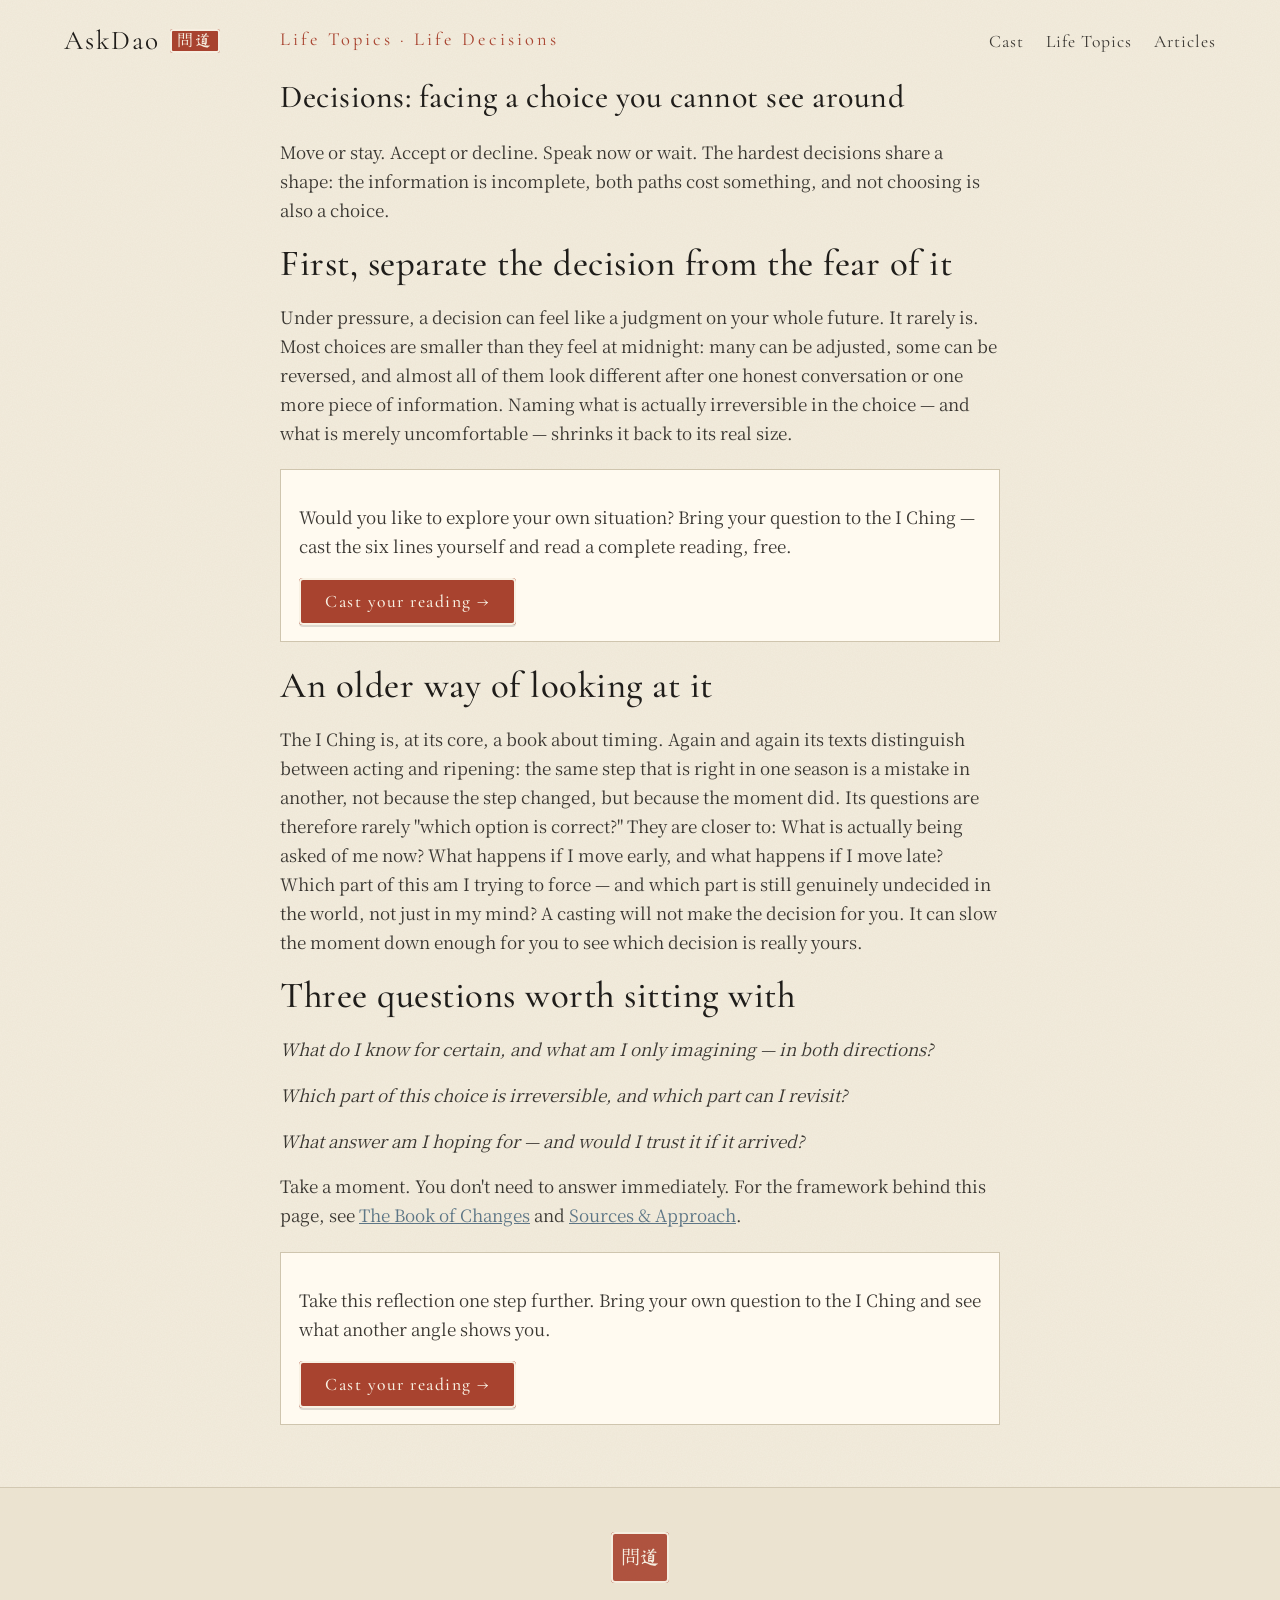
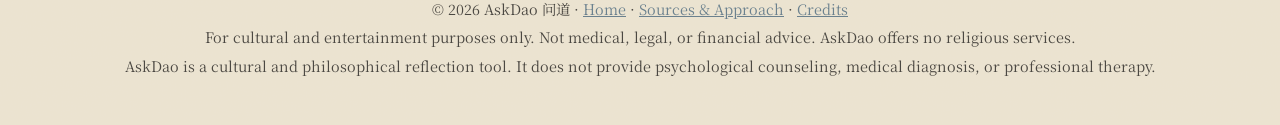
<file: topics/decisions.html>
<!doctype html><html lang="en"><head><meta charset="utf-8"><meta name="viewport" content="width=device-width,initial-scale=1">
<title>Decisions &amp; the I Ching — AskDao 问道</title>
<meta name="description" content="Facing a crossroads with incomplete information: how the I Ching frames timing, reversibility and choice. A reflective essay, then a free casting.">
<link rel="canonical" href="https://miny60780-sudo.github.io/askdao/topics/decisions.html">
<link rel="preconnect" href="https://fonts.googleapis.com"><link rel="preconnect" href="https://fonts.gstatic.com" crossorigin>
<link href="https://fonts.googleapis.com/css2?family=Cormorant+Garamond:ital,wght@0,400;0,500;0,600;1,400&family=Ma+Shan+Zheng&family=Noto+Serif+SC:wght@400;600&display=swap" rel="stylesheet">
<link rel="stylesheet" href="../style.css"></head><body>
<header class="top"><a class="logo" href="../">AskDao<span class="seal">問道</span></a><nav><a href="../#oracle">Cast</a><a href="../#topics">Life Topics</a><a href="../articles/index.html">Articles</a></nav></header>
<main class="topicpage">
<p class="kicker">Life Topics · Life Decisions</p>
<h1>Decisions: facing a choice you cannot see around</h1>

<p>Move or stay. Accept or decline. Speak now or wait. The hardest decisions share a shape: the information is incomplete, both paths cost something, and not choosing is also a choice.</p>
<h2>First, separate the decision from the fear of it</h2>
<p>Under pressure, a decision can feel like a judgment on your whole future. It rarely is. Most choices are smaller than they feel at midnight: many can be adjusted, some can be reversed, and almost all of them look different after one honest conversation or one more piece of information. Naming what is actually irreversible in the choice — and what is merely uncomfortable — shrinks it back to its real size.</p>
<div class="castcta"><p>Would you like to explore your own situation? Bring your question to the I Ching — cast the six lines yourself and read a complete reading, free.</p><a class="btn" href="../#oracle">Cast your reading →</a></div>
<h2>An older way of looking at it</h2>
<p>The I Ching is, at its core, a book about timing. Again and again its texts distinguish between acting and ripening: the same step that is right in one season is a mistake in another, not because the step changed, but because the moment did. Its questions are therefore rarely "which option is correct?" They are closer to: What is actually being asked of me now? What happens if I move early, and what happens if I move late? Which part of this am I trying to force — and which part is still genuinely undecided in the world, not just in my mind? A casting will not make the decision for you. It can slow the moment down enough for you to see which decision is really yours.</p>
<h2>Three questions worth sitting with</h2>
<p class="reflectq">What do I know for certain, and what am I only imagining — in both directions?</p>
<p class="reflectq">Which part of this choice is irreversible, and which part can I revisit?</p>
<p class="reflectq">What answer am I hoping for — and would I trust it if it arrived?</p>
<p>Take a moment. You don't need to answer immediately. For the framework behind this page, see <a href="../articles/intro-i-ching.html">The Book of Changes</a> and <a href="../sources.html">Sources &amp; Approach</a>.</p>
<div class="castcta"><p>Take this reflection one step further. Bring your own question to the I Ching and see what another angle shows you.</p><a class="btn" href="../#oracle">Cast your reading →</a></div></main>
<footer><div class="foot-seal">問道</div>© 2026 AskDao 问道 · <a href="../">Home</a> · <a href="../sources.html">Sources &amp; Approach</a> · <a href="../CREDITS.md">Credits</a><br>For cultural and entertainment purposes only. Not medical, legal, or financial advice. AskDao offers no religious services.<br>AskDao is a cultural and philosophical reflection tool. It does not provide psychological counseling, medical diagnosis, or professional therapy.</footer>
<script data-goatcounter="https://askdao.goatcounter.com/count" async src="//gc.zgo.at/count.js"></script>
</body></html>
</file>
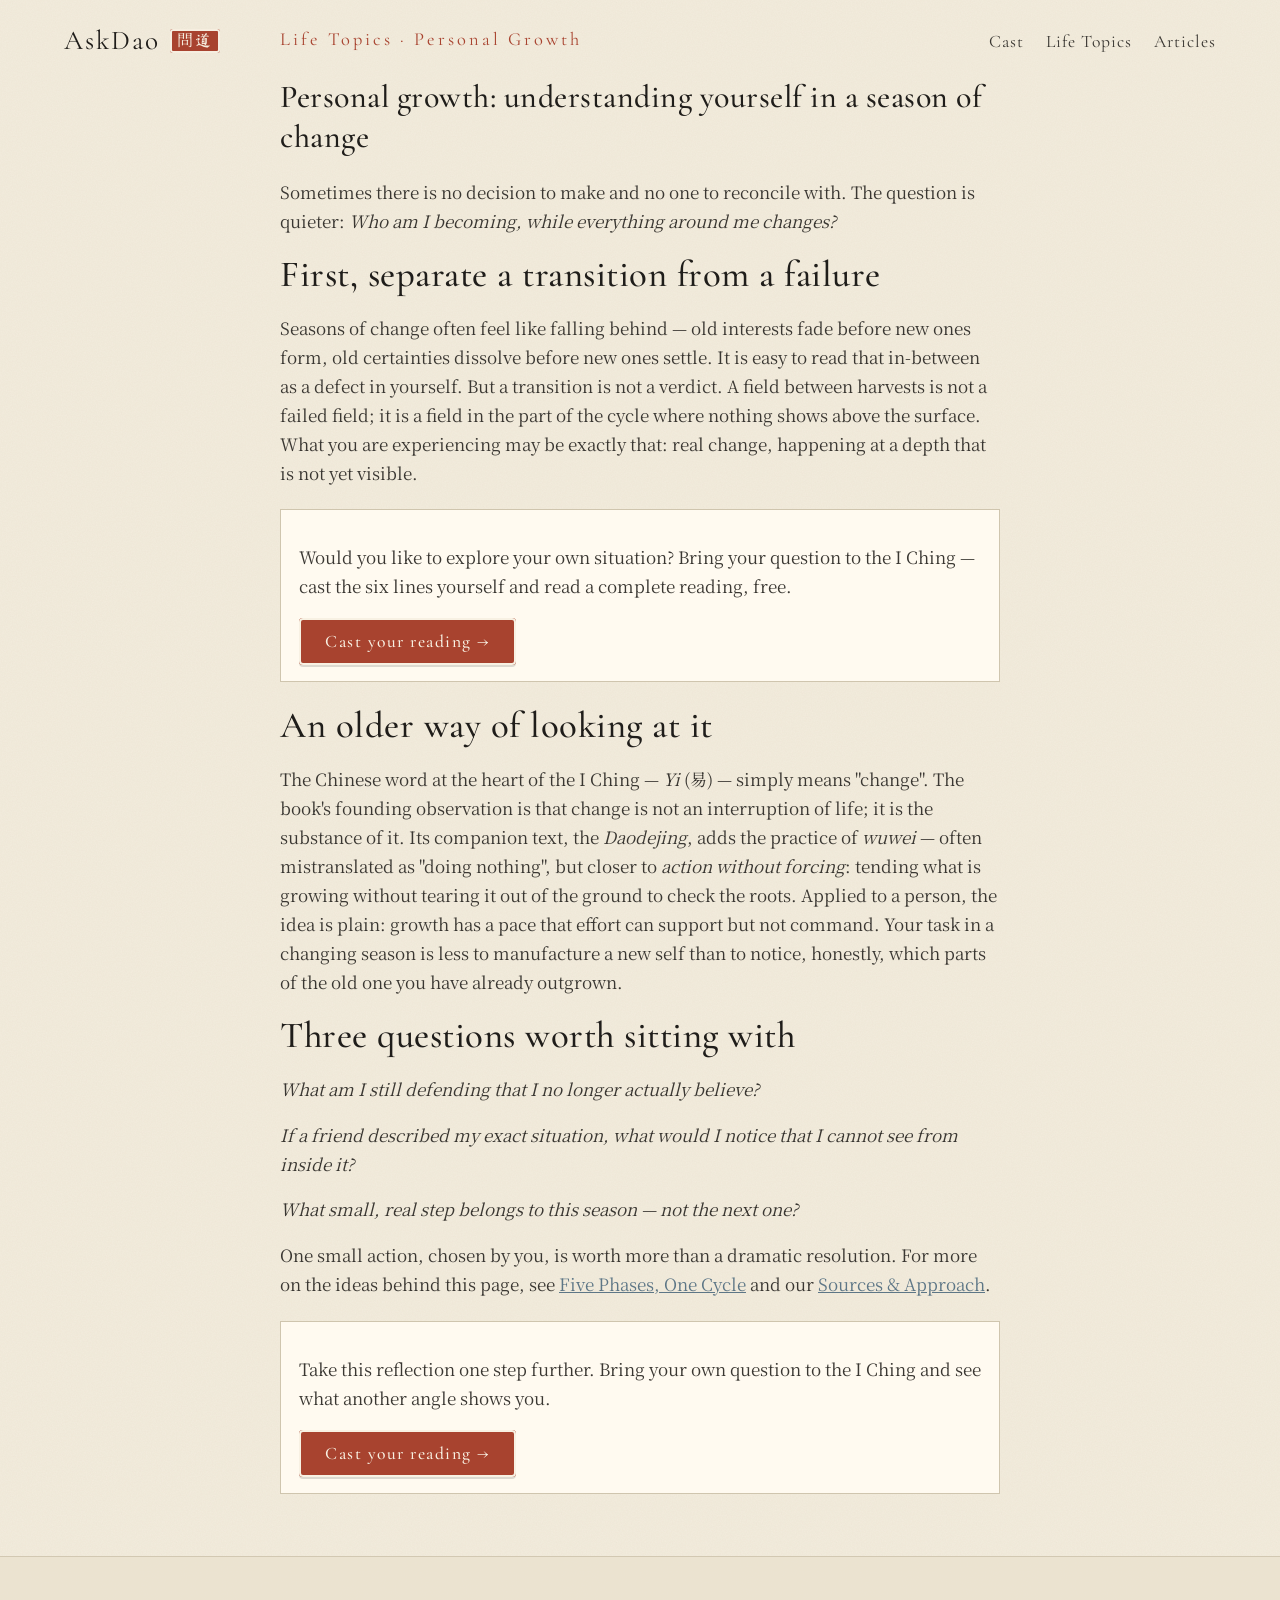
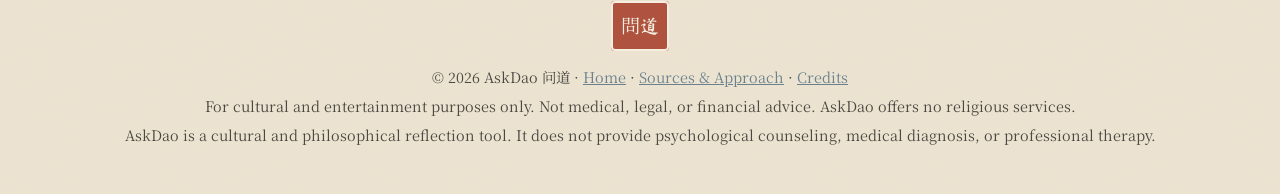
<file: topics/growth.html>
<!doctype html><html lang="en"><head><meta charset="utf-8"><meta name="viewport" content="width=device-width,initial-scale=1">
<title>Personal Growth &amp; the I Ching — AskDao 问道</title>
<meta name="description" content="When the question is who you are becoming: change, identity and patience, read through the I Ching. A reflective essay, then a free casting.">
<link rel="canonical" href="https://miny60780-sudo.github.io/askdao/topics/growth.html">
<link rel="preconnect" href="https://fonts.googleapis.com"><link rel="preconnect" href="https://fonts.gstatic.com" crossorigin>
<link href="https://fonts.googleapis.com/css2?family=Cormorant+Garamond:ital,wght@0,400;0,500;0,600;1,400&family=Ma+Shan+Zheng&family=Noto+Serif+SC:wght@400;600&display=swap" rel="stylesheet">
<link rel="stylesheet" href="../style.css"></head><body>
<header class="top"><a class="logo" href="../">AskDao<span class="seal">問道</span></a><nav><a href="../#oracle">Cast</a><a href="../#topics">Life Topics</a><a href="../articles/index.html">Articles</a></nav></header>
<main class="topicpage">
<p class="kicker">Life Topics · Personal Growth</p>
<h1>Personal growth: understanding yourself in a season of change</h1>

<p>Sometimes there is no decision to make and no one to reconcile with. The question is quieter: <em>Who am I becoming, while everything around me changes?</em></p>
<h2>First, separate a transition from a failure</h2>
<p>Seasons of change often feel like falling behind — old interests fade before new ones form, old certainties dissolve before new ones settle. It is easy to read that in-between as a defect in yourself. But a transition is not a verdict. A field between harvests is not a failed field; it is a field in the part of the cycle where nothing shows above the surface. What you are experiencing may be exactly that: real change, happening at a depth that is not yet visible.</p>
<div class="castcta"><p>Would you like to explore your own situation? Bring your question to the I Ching — cast the six lines yourself and read a complete reading, free.</p><a class="btn" href="../#oracle">Cast your reading →</a></div>
<h2>An older way of looking at it</h2>
<p>The Chinese word at the heart of the I Ching — <em>Yi</em> (易) — simply means "change". The book's founding observation is that change is not an interruption of life; it is the substance of it. Its companion text, the <em>Daodejing</em>, adds the practice of <em>wuwei</em> — often mistranslated as "doing nothing", but closer to <em>action without forcing</em>: tending what is growing without tearing it out of the ground to check the roots. Applied to a person, the idea is plain: growth has a pace that effort can support but not command. Your task in a changing season is less to manufacture a new self than to notice, honestly, which parts of the old one you have already outgrown.</p>
<h2>Three questions worth sitting with</h2>
<p class="reflectq">What am I still defending that I no longer actually believe?</p>
<p class="reflectq">If a friend described my exact situation, what would I notice that I cannot see from inside it?</p>
<p class="reflectq">What small, real step belongs to this season — not the next one?</p>
<p>One small action, chosen by you, is worth more than a dramatic resolution. For more on the ideas behind this page, see <a href="../articles/five-elements-tea.html">Five Phases, One Cycle</a> and our <a href="../sources.html">Sources &amp; Approach</a>.</p>
<div class="castcta"><p>Take this reflection one step further. Bring your own question to the I Ching and see what another angle shows you.</p><a class="btn" href="../#oracle">Cast your reading →</a></div></main>
<footer><div class="foot-seal">問道</div>© 2026 AskDao 问道 · <a href="../">Home</a> · <a href="../sources.html">Sources &amp; Approach</a> · <a href="../CREDITS.md">Credits</a><br>For cultural and entertainment purposes only. Not medical, legal, or financial advice. AskDao offers no religious services.<br>AskDao is a cultural and philosophical reflection tool. It does not provide psychological counseling, medical diagnosis, or professional therapy.</footer>
<script data-goatcounter="https://askdao.goatcounter.com/count" async src="//gc.zgo.at/count.js"></script>
</body></html>
</file>
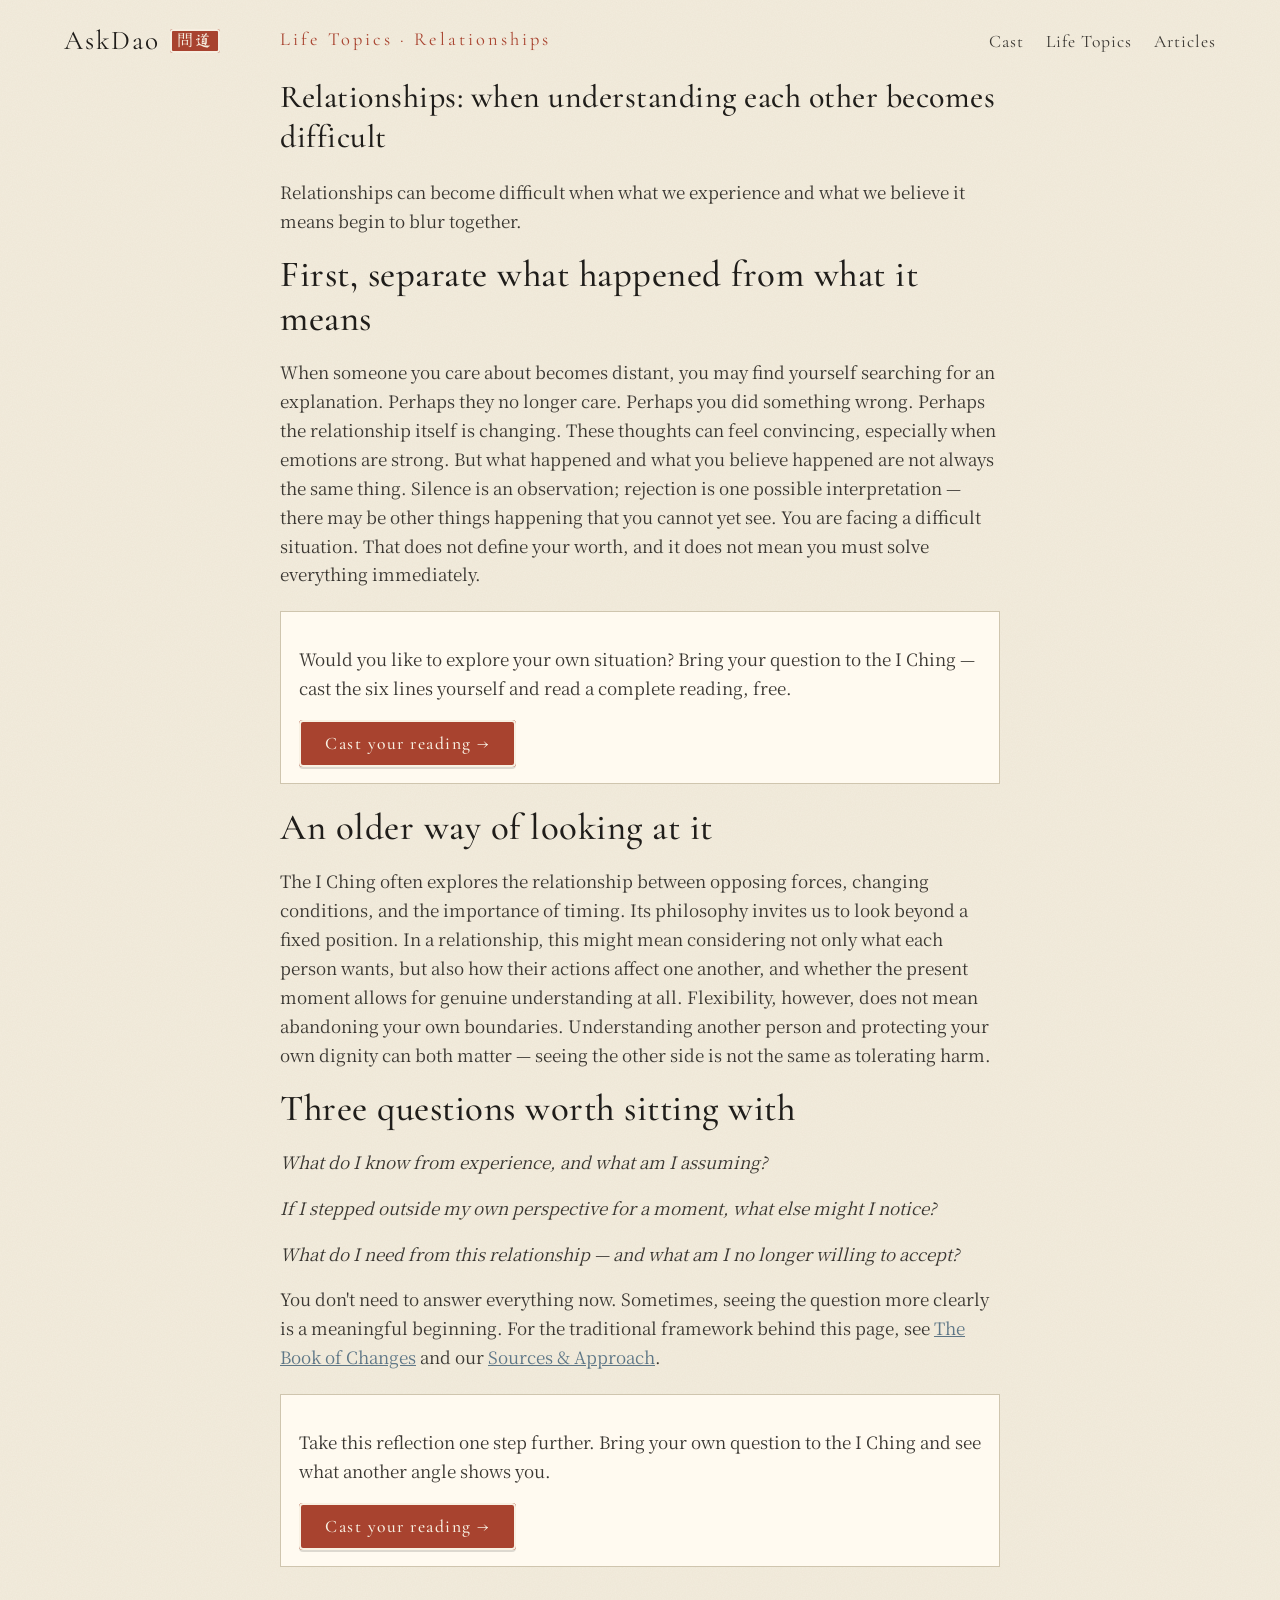
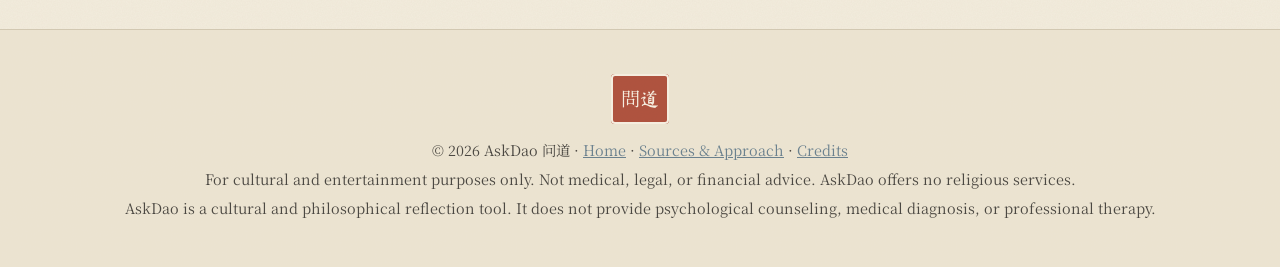
<file: topics/relationships.html>
<!doctype html><html lang="en"><head><meta charset="utf-8"><meta name="viewport" content="width=device-width,initial-scale=1">
<title>Relationships &amp; the I Ching — AskDao 问道</title>
<meta name="description" content="When understanding each other becomes difficult: conflict, distance and boundaries, read through the I Ching. A reflective essay, then a free casting.">
<link rel="canonical" href="https://miny60780-sudo.github.io/askdao/topics/relationships.html">
<link rel="preconnect" href="https://fonts.googleapis.com"><link rel="preconnect" href="https://fonts.gstatic.com" crossorigin>
<link href="https://fonts.googleapis.com/css2?family=Cormorant+Garamond:ital,wght@0,400;0,500;0,600;1,400&family=Ma+Shan+Zheng&family=Noto+Serif+SC:wght@400;600&display=swap" rel="stylesheet">
<link rel="stylesheet" href="../style.css"></head><body>
<header class="top"><a class="logo" href="../">AskDao<span class="seal">問道</span></a><nav><a href="../#oracle">Cast</a><a href="../#topics">Life Topics</a><a href="../articles/index.html">Articles</a></nav></header>
<main class="topicpage">
<p class="kicker">Life Topics · Relationships</p>
<h1>Relationships: when understanding each other becomes difficult</h1>

<p>Relationships can become difficult when what we experience and what we believe it means begin to blur together.</p>
<h2>First, separate what happened from what it means</h2>
<p>When someone you care about becomes distant, you may find yourself searching for an explanation. Perhaps they no longer care. Perhaps you did something wrong. Perhaps the relationship itself is changing. These thoughts can feel convincing, especially when emotions are strong. But what happened and what you believe happened are not always the same thing. Silence is an observation; rejection is one possible interpretation — there may be other things happening that you cannot yet see. You are facing a difficult situation. That does not define your worth, and it does not mean you must solve everything immediately.</p>
<div class="castcta"><p>Would you like to explore your own situation? Bring your question to the I Ching — cast the six lines yourself and read a complete reading, free.</p><a class="btn" href="../#oracle">Cast your reading →</a></div>
<h2>An older way of looking at it</h2>
<p>The I Ching often explores the relationship between opposing forces, changing conditions, and the importance of timing. Its philosophy invites us to look beyond a fixed position. In a relationship, this might mean considering not only what each person wants, but also how their actions affect one another, and whether the present moment allows for genuine understanding at all. Flexibility, however, does not mean abandoning your own boundaries. Understanding another person and protecting your own dignity can both matter — seeing the other side is not the same as tolerating harm.</p>
<h2>Three questions worth sitting with</h2>
<p class="reflectq">What do I know from experience, and what am I assuming?</p>
<p class="reflectq">If I stepped outside my own perspective for a moment, what else might I notice?</p>
<p class="reflectq">What do I need from this relationship — and what am I no longer willing to accept?</p>
<p>You don't need to answer everything now. Sometimes, seeing the question more clearly is a meaningful beginning. For the traditional framework behind this page, see <a href="../articles/intro-i-ching.html">The Book of Changes</a> and our <a href="../sources.html">Sources &amp; Approach</a>.</p>
<div class="castcta"><p>Take this reflection one step further. Bring your own question to the I Ching and see what another angle shows you.</p><a class="btn" href="../#oracle">Cast your reading →</a></div></main>
<footer><div class="foot-seal">問道</div>© 2026 AskDao 问道 · <a href="../">Home</a> · <a href="../sources.html">Sources &amp; Approach</a> · <a href="../CREDITS.md">Credits</a><br>For cultural and entertainment purposes only. Not medical, legal, or financial advice. AskDao offers no religious services.<br>AskDao is a cultural and philosophical reflection tool. It does not provide psychological counseling, medical diagnosis, or professional therapy.</footer>
<script data-goatcounter="https://askdao.goatcounter.com/count" async src="//gc.zgo.at/count.js"></script>
</body></html>
</file>
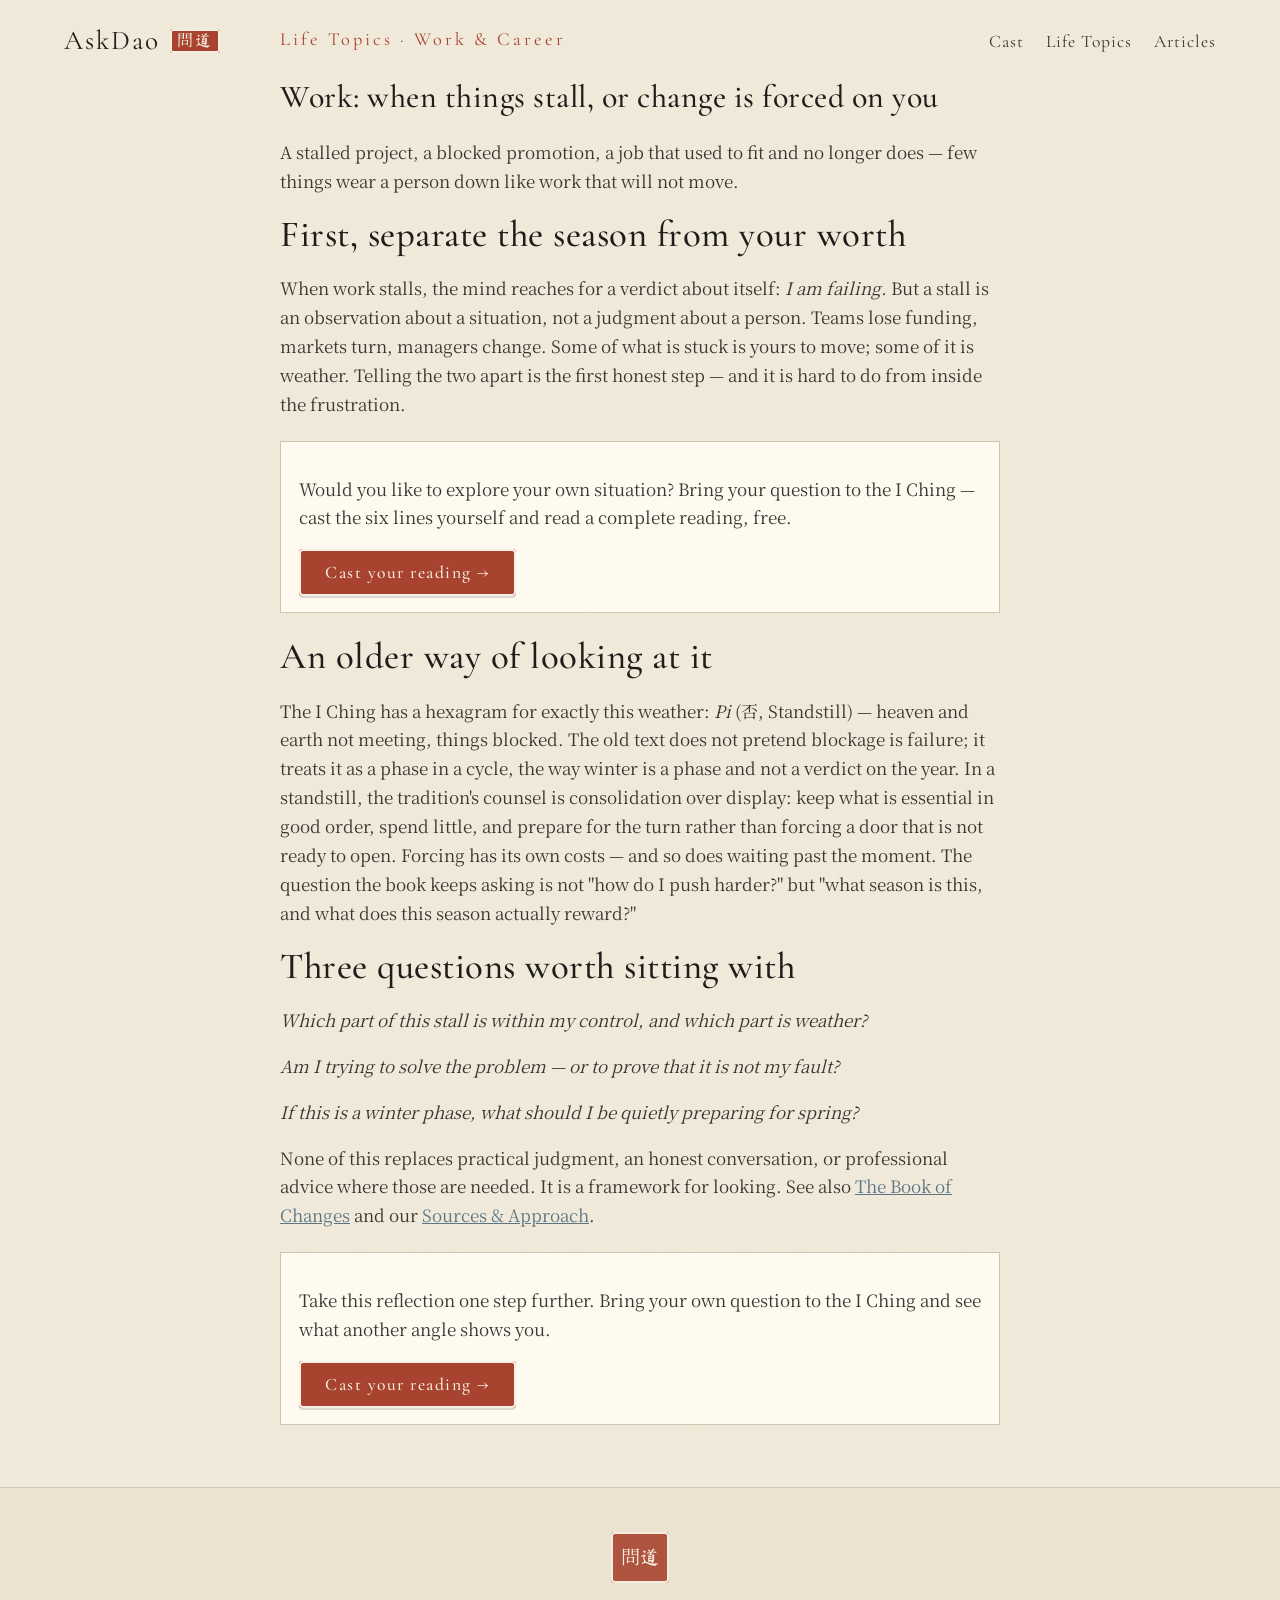
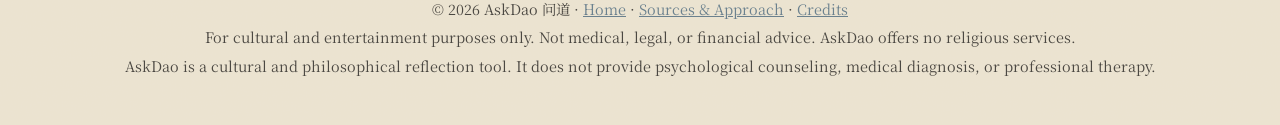
<file: topics/work.html>
<!doctype html><html lang="en"><head><meta charset="utf-8"><meta name="viewport" content="width=device-width,initial-scale=1">
<title>Work, Career &amp; the I Ching — AskDao 问道</title>
<meta name="description" content="When a project stalls or a role stops fitting: stagnation and timing, read through the I Ching. A reflective essay, then a free casting.">
<link rel="canonical" href="https://miny60780-sudo.github.io/askdao/topics/work.html">
<link rel="preconnect" href="https://fonts.googleapis.com"><link rel="preconnect" href="https://fonts.gstatic.com" crossorigin>
<link href="https://fonts.googleapis.com/css2?family=Cormorant+Garamond:ital,wght@0,400;0,500;0,600;1,400&family=Ma+Shan+Zheng&family=Noto+Serif+SC:wght@400;600&display=swap" rel="stylesheet">
<link rel="stylesheet" href="../style.css"></head><body>
<header class="top"><a class="logo" href="../">AskDao<span class="seal">問道</span></a><nav><a href="../#oracle">Cast</a><a href="../#topics">Life Topics</a><a href="../articles/index.html">Articles</a></nav></header>
<main class="topicpage">
<p class="kicker">Life Topics · Work &amp; Career</p>
<h1>Work: when things stall, or change is forced on you</h1>

<p>A stalled project, a blocked promotion, a job that used to fit and no longer does — few things wear a person down like work that will not move.</p>
<h2>First, separate the season from your worth</h2>
<p>When work stalls, the mind reaches for a verdict about itself: <em>I am failing.</em> But a stall is an observation about a situation, not a judgment about a person. Teams lose funding, markets turn, managers change. Some of what is stuck is yours to move; some of it is weather. Telling the two apart is the first honest step — and it is hard to do from inside the frustration.</p>
<div class="castcta"><p>Would you like to explore your own situation? Bring your question to the I Ching — cast the six lines yourself and read a complete reading, free.</p><a class="btn" href="../#oracle">Cast your reading →</a></div>
<h2>An older way of looking at it</h2>
<p>The I Ching has a hexagram for exactly this weather: <em>Pi</em> (否, Standstill) — heaven and earth not meeting, things blocked. The old text does not pretend blockage is failure; it treats it as a phase in a cycle, the way winter is a phase and not a verdict on the year. In a standstill, the tradition's counsel is consolidation over display: keep what is essential in good order, spend little, and prepare for the turn rather than forcing a door that is not ready to open. Forcing has its own costs — and so does waiting past the moment. The question the book keeps asking is not "how do I push harder?" but "what season is this, and what does this season actually reward?"</p>
<h2>Three questions worth sitting with</h2>
<p class="reflectq">Which part of this stall is within my control, and which part is weather?</p>
<p class="reflectq">Am I trying to solve the problem — or to prove that it is not my fault?</p>
<p class="reflectq">If this is a winter phase, what should I be quietly preparing for spring?</p>
<p>None of this replaces practical judgment, an honest conversation, or professional advice where those are needed. It is a framework for looking. See also <a href="../articles/intro-i-ching.html">The Book of Changes</a> and our <a href="../sources.html">Sources &amp; Approach</a>.</p>
<div class="castcta"><p>Take this reflection one step further. Bring your own question to the I Ching and see what another angle shows you.</p><a class="btn" href="../#oracle">Cast your reading →</a></div></main>
<footer><div class="foot-seal">問道</div>© 2026 AskDao 问道 · <a href="../">Home</a> · <a href="../sources.html">Sources &amp; Approach</a> · <a href="../CREDITS.md">Credits</a><br>For cultural and entertainment purposes only. Not medical, legal, or financial advice. AskDao offers no religious services.<br>AskDao is a cultural and philosophical reflection tool. It does not provide psychological counseling, medical diagnosis, or professional therapy.</footer>
<script data-goatcounter="https://askdao.goatcounter.com/count" async src="//gc.zgo.at/count.js"></script>
</body></html>
</file>
<file: style.css>
/* AskDao 问道 — 仙侠 ink-wash theme */
:root{
 --paper:#f3ecdd;--paper2:#e9e0cc;--ink:#1f1d1a;--char:#3a3732;--mist:#a9aca6;--mist2:#d6d6cf;
 --cinnabar:#a8432f;--gold:#a88a4f;--celadon:#8fa99b;--stone:#5d7686;--line:#cfc5ae;
 --fh:'Cormorant Garamond','Noto Serif SC',Georgia,serif;--fz:'Ma Shan Zheng','Noto Serif SC',serif;
}
*{box-sizing:border-box}
html{scroll-behavior:smooth}
body{margin:0;color:var(--char);font:17px/1.7 'Noto Serif SC',Georgia,serif;
 background:var(--paper) url("data:image/svg+xml,%3Csvg xmlns='http://www.w3.org/2000/svg' width='220' height='220'%3E%3Cfilter id='n'%3E%3CfeTurbulence type='fractalNoise' baseFrequency='.8' numOctaves='3' stitchTiles='stitch'/%3E%3CfeColorMatrix values='0 0 0 0 .35 0 0 0 0 .3 0 0 0 0 .2 0 0 0 .07 0'/%3E%3C/filter%3E%3Crect width='100%25' height='100%25' filter='url(%23n)'/%3E%3C/svg%3E")}
a{color:var(--stone)}a:hover{color:var(--cinnabar)}
img{max-width:100%;display:block}
h1,h2,h3{font-family:var(--fh);color:var(--ink);font-weight:500;letter-spacing:.5px;line-height:1.2}
h2{font-size:2.3rem;margin:.2em 0 .4em}h3{font-size:1.4rem;margin:.4em 0}
em{font-style:italic}
/* header */
header.top{position:absolute;top:0;left:0;right:0;z-index:5;display:flex;justify-content:space-between;align-items:center;padding:18px 5%;flex-wrap:wrap;gap:8px}
.logo{font-family:var(--fh);font-size:1.7rem;color:var(--ink);text-decoration:none;letter-spacing:2px;display:flex;align-items:center}
.seal{display:inline-block;font-family:var(--fz);background:var(--cinnabar);color:#f6eee0;padding:3px 7px;border-radius:3px;margin-left:10px;font-size:1rem;line-height:1.1;box-shadow:inset 0 0 0 2px #f6eee0,inset 0 0 0 3px var(--cinnabar)}
nav a{margin-left:22px;text-decoration:none;color:var(--char);font-family:var(--fh);font-size:1.1rem;letter-spacing:1px;border-bottom:1px solid transparent}
nav a:hover{border-color:var(--cinnabar);color:var(--ink)}
/* hero */
.hero{position:relative;min-height:min(92vh,860px);display:flex;align-items:center;padding:120px 5% 80px;overflow:hidden;isolation:isolate}
.hero-bg{position:absolute;inset:0;z-index:-2;background:url(images/hero.webp) center/cover no-repeat}
.hero-bg::after{content:"";position:absolute;inset:0;background:linear-gradient(90deg,rgba(243,236,221,.92) 0%,rgba(243,236,221,.6) 35%,rgba(243,236,221,0) 65%),linear-gradient(0deg,var(--paper) 0%,transparent 22%)}
.mist{position:absolute;z-index:-1;height:140px;width:70%;border-radius:50%;background:radial-gradient(closest-side,rgba(255,255,255,.75),transparent);filter:blur(8px);animation:drift 38s ease-in-out infinite alternate;pointer-events:none}
.m1{bottom:8%;left:-10%}.m2{bottom:28%;right:-20%;animation-duration:52s;opacity:.7}.m3{top:20%;left:30%;width:40%;animation-duration:64s;opacity:.5}
@keyframes drift{to{transform:translateX(12%)}}
.crane{position:absolute;color:var(--ink);opacity:.55;z-index:-1;animation:fly 24s ease-in-out infinite alternate}
.crane.c1{width:58px;top:22%;left:52%}.crane.c2{width:38px;top:30%;left:58%;animation-delay:-6s;opacity:.4}
@keyframes fly{to{transform:translate(40px,-14px)}}
.ribbon{position:absolute;left:0;right:0;bottom:6%;width:100%;height:160px;color:var(--gold);opacity:.35;z-index:-1}
.hero-inner{max-width:560px;position:relative}
.calli{font-family:var(--fz);font-size:clamp(4.5rem,10vw,8rem);line-height:1;color:var(--ink);opacity:.88;margin-bottom:.1em}
.hero h1{font-size:clamp(2.2rem,4.4vw,3.6rem);margin:.1em 0 .3em}
.hero h1 em{color:var(--stone);font-weight:400}
.tag{font-family:var(--fh);font-size:1.25rem;letter-spacing:1.5px;color:var(--char);margin:0 0 1.6em}
.vert{position:absolute;writing-mode:vertical-rl;font-family:var(--fz);font-size:1.5rem;letter-spacing:.4em;color:var(--ink);opacity:.45}
.v-left{left:1.6%;top:140px}
.seal-stamp{position:absolute;right:5%;bottom:12%;font-family:var(--fz);font-size:2rem;color:#f6eee0;background:var(--cinnabar);width:56px;height:56px;display:grid;place-items:center;border-radius:6px;transform:rotate(-6deg);opacity:.85;box-shadow:inset 0 0 0 3px #f6eee0,inset 0 0 0 4px var(--cinnabar)}
/* buttons: seal-stamp style */
.btn{display:inline-block;cursor:pointer;font:500 1.1rem/1.2 var(--fh);letter-spacing:1.5px;text-decoration:none;color:#f8f1e3;background:var(--cinnabar);border:0;padding:13px 26px;border-radius:4px;box-shadow:inset 0 0 0 2px #f8f1e3,inset 0 0 0 3px var(--cinnabar),0 2px 0 #00000022;transition:transform .2s,filter .2s}
.btn:hover{color:#fff;filter:brightness(1.08);transform:translateY(-1px)}
.btn:disabled{opacity:.45;cursor:not-allowed;filter:none;transform:none}
.qhint{margin:0 0 .7rem;color:var(--cinnabar);font-size:.95rem}
.btn.ghost{background:transparent;color:var(--cinnabar);box-shadow:inset 0 0 0 1px var(--cinnabar)}
/* sections */
section{padding:52px 5%;position:relative}
.tint{background:linear-gradient(180deg,rgba(143,169,155,.14),rgba(93,118,134,.10))}
.kicker{font-family:'Cormorant Garamond','Ma Shan Zheng',serif;color:var(--cinnabar);font-size:1.15rem;letter-spacing:3px;margin:0}
.sec-head{text-align:center;max-width:720px;margin:0 auto 28px}.sec-head .cloud{width:150px;color:var(--gold);display:block;margin:0 auto 8px}
.lead{color:var(--char);opacity:.85}
.intro{display:grid;grid-template-columns:minmax(260px,420px) 1fr;gap:56px;align-items:center;max-width:1200px;margin:auto}
.sages{margin:0;padding:14px 14px 34px;background:#e6dcc4;border:1px solid var(--line);box-shadow:0 10px 30px #3a37321f;position:relative}
.sages::before,.sages::after{content:"";position:absolute;left:-10px;right:-10px;height:12px;background:linear-gradient(#6b5a43,#3e3226);border-radius:6px}
.sages::before{top:-8px}.sages::after{bottom:-8px}
.sages img{width:100%;height:auto;filter:sepia(.12) saturate(.85)}
.intro-text p{max-width:620px}
.v-right{right:1.6%;top:60px}
.divider{display:block;width:100%;height:90px;margin:-1px 0}
.divider path{fill:var(--mist)!important}.divider.flip path{fill:#e6e7df!important}
/* five elements */
.grid5{display:grid;grid-template-columns:repeat(5,1fr);gap:18px;max-width:1240px;margin:auto}
.card{background:rgba(250,246,237,.82);border:1px solid var(--line);padding:22px 18px;border-radius:2px;text-align:center;position:relative;transition:transform .3s,box-shadow .3s}
.card:hover{transform:translateY(-4px);box-shadow:0 12px 26px #3a37321a}
.card::after{content:"";position:absolute;left:30%;right:30%;bottom:0;height:2px;background:var(--c,var(--gold));opacity:.7}
.mark{position:relative;width:120px;height:120px;margin:0 auto 6px}
.mark .wx{width:100%;height:100%;object-fit:cover;mix-blend-mode:multiply;border-radius:50%}
.mark .ring{display:none}
.mark .zh{position:absolute;right:-6px;bottom:-2px;font-family:var(--fz);font-size:1.3rem;color:#f6eee0;background:var(--cinnabar);width:34px;height:34px;display:grid;place-items:center;border-radius:4px;line-height:1}
.card p{font-size:.95rem;margin:.3em 0 0}
.cycle-wrap{max-width:420px;margin:44px auto 0;text-align:center}
.cycle text{font-family:var(--fz);font-size:24px;text-anchor:middle}
.cycle .gen{fill:none;stroke:#5d7f78;stroke-width:2}.cycle .res{stroke:var(--cinnabar);stroke-width:1;stroke-dasharray:4 4;opacity:.6}
/* oracle as scroll */
.scroll{max-width:1100px;margin:auto;position:relative;background:#f8f2e4;border-left:1px solid var(--line);border-right:1px solid var(--line);box-shadow:0 14px 40px #3a37321f}
.rod{height:16px;background:linear-gradient(#7a6650,#3e3226);border-radius:8px;margin:0 -16px}
.oracle{display:grid;grid-template-columns:250px 1fr;gap:26px;padding:28px}
.tabs button{display:block;width:100%;margin-bottom:10px;padding:12px 14px;background:transparent;color:var(--char);border:1px solid var(--line);border-left:3px solid transparent;cursor:pointer;font:1.05rem var(--fh);text-align:left;transition:.2s}
.tabs button:hover{background:#efe6d2}
.tabs button.on{border-left-color:var(--cinnabar);color:var(--ink);background:#ede3cc;font-weight:600}
.panel{padding:6px 8px;min-height:340px}
.panel h3{font-size:1.8rem;margin-top:0}
input,textarea{width:100%;padding:12px;background:#fffaf0;color:var(--ink);border:1px solid var(--line);border-bottom:2px solid var(--char);font:inherit;margin:8px 0 14px;border-radius:2px}
input:focus,textarea:focus{outline:none;border-color:var(--stone)}
.out{margin-top:18px;white-space:pre-wrap}
.hex{font-family:monospace;font-size:1.4rem;line-height:1.1;color:var(--ink)}
.hex.brush{font-family:inherit;display:flex;flex-direction:column;gap:8px;margin:6px 0 12px}
.hex.brush .ln{display:flex;gap:16px;width:170px;align-items:center;opacity:0;animation:stroke .5s forwards}
.hex.brush .ln i{flex:1;height:12px;background:var(--ink);border-radius:6px 3px 7px 2px}
.hex.brush .ln.chg i{background:var(--cinnabar)}.hex.brush .ln b{color:var(--cinnabar);font-weight:400}
@keyframes stroke{from{opacity:0;transform:scaleX(.3)}to{opacity:1;transform:none}}
.note{text-align:center;color:var(--char);opacity:.7}
/* tip */
.tea{display:grid;grid-template-columns:minmax(260px,480px) 1fr;gap:48px;align-items:center}
.tea>img{width:100%;height:auto;border:1px solid var(--line);padding:10px;background:#efe6d2;filter:sepia(.15) saturate(.8)}
#newsletter{margin-top:30px;padding-top:20px;border-top:1px dashed var(--line)}
#newsletter form{display:flex;gap:10px;align-items:center;flex-wrap:wrap}#newsletter input{flex:1;min-width:200px;margin:0}
footer{padding:44px 5%;line-height:2;border-top:1px solid var(--line);color:var(--char);opacity:.9;font-size:.9rem;text-align:center;background:#ebe3d0}
.foot-seal{font-family:var(--fz);display:table;margin-left:auto;margin-right:auto;background:var(--cinnabar);color:#f6eee0;padding:6px 10px;border-radius:4px;margin-bottom:12px;font-size:1.2rem;box-shadow:inset 0 0 0 2px #f6eee0,inset 0 0 0 3px var(--cinnabar)}
/* article pages */
main.article{max-width:760px;margin:auto;padding:110px 5% 40px}
.lede{font-size:1.1rem;font-style:italic;border-left:2px solid var(--cinnabar);padding-left:16px;margin:0 0 28px;opacity:.85}
main.article>h2{margin-top:2em;border-bottom:1px solid var(--line);padding-bottom:6px}
.card h2{margin-top:0}main.article ul,main.article ol{padding-left:1.4em}main.article li{margin-bottom:.5em}
main.article .quote{font-style:italic;opacity:.8}
.grid3{display:grid;grid-template-columns:repeat(3,1fr);gap:16px}
.meta{color:var(--gold);font-size:.8rem;letter-spacing:1px;text-transform:uppercase}
.ph{border:1px dashed var(--gold);min-height:320px;display:flex;align-items:center;justify-content:center;text-align:center;padding:20px}
@media(max-width:1000px){.grid5{grid-template-columns:repeat(3,1fr)}}
@media(max-width:820px){
 header.top{position:relative;background:var(--paper)}nav a{margin:0 14px 0 0;font-size:1rem}
 .hero{min-height:auto;padding:90px 6% 70px}.hero-bg{background-position:70% center}
 .hero-bg::after{background:linear-gradient(180deg,rgba(243,236,221,.35),rgba(243,236,221,.7) 75%,var(--paper))}
 .vert{display:none}.intro,.tea,.oracle{grid-template-columns:1fr;gap:28px}
 .grid5{grid-template-columns:1fr 1fr}.grid3{grid-template-columns:1fr}
 .tabs{display:flex;flex-wrap:wrap;gap:6px}.tabs button{width:auto;flex:1 1 45%;margin:0;font-size:.95rem}
 .oracle{padding:18px}h2{font-size:1.9rem}.seal-stamp{width:44px;height:44px;font-size:1.5rem}
 .crane.c1{left:65%}.crane.c2{left:75%}
}
@media(prefers-reduced-motion:reduce){*{animation:none!important;transition:none!important}}
/* ===== v2 enrichment ===== */
.hero-quote{margin:0 0 1.4em;padding:10px 0 10px 18px;border-left:2px solid var(--cinnabar);max-width:500px}
.hero-quote .q-zh{font-family:var(--fz);font-size:1.6rem;color:var(--ink);margin:0;letter-spacing:.15em}
.hero-quote .q-en{font-family:var(--fh);font-style:italic;font-size:1.15rem;margin:.2em 0}
.hero-quote cite{font-size:.8rem;letter-spacing:1px;text-transform:uppercase;color:var(--stone);font-style:normal}
.quick{display:flex;flex-wrap:wrap;gap:10px}.quick .btn{padding:11px 18px;font-size:1rem}
.btn.ghost{background:rgba(248,242,228,.7)}
.sec-head.tight{margin-bottom:22px}
.meta{color:var(--stone)}
.mini-seal{position:absolute;top:14px;right:14px;font-family:var(--fz);color:#f6eee0;background:var(--cinnabar);width:30px;height:30px;display:grid;place-items:center;border-radius:4px;font-size:1.05rem;opacity:.85;transform:rotate(4deg)}
.today{padding-top:20px}
.today-grid{display:grid;grid-template-columns:1fr 1fr;gap:22px;max-width:1000px;margin:auto}
.tcard{position:relative;background:rgba(250,246,237,.88);border:1px solid var(--line);padding:24px 26px;box-shadow:0 8px 24px #3a37320f;
 background-image:url("data:image/svg+xml,%3Csvg xmlns='http://www.w3.org/2000/svg' width='160' height='60'%3E%3Cpath d='M10 50c0-12 16-16 24-8 2-12 22-14 28-2 8-8 22-4 20 6' fill='none' stroke='%23a88a4f' stroke-width='1.2' opacity='.35'/%3E%3C/svg%3E");background-repeat:no-repeat;background-position:right 10px bottom 6px}
.tcard .meta{margin:0 0 6px}
#hod .sym{font-size:4.2rem;line-height:1;color:var(--ink)}
#jieqi .zh{font-family:var(--fz);font-size:3.6rem;line-height:1.1;color:var(--ink)}
.tcard h3{margin:.2em 0}.tcard .ds{margin:.3em 0 .6em}.tcard .dt{font-size:.9rem;color:var(--stone);margin:0}
.peaks{height:70px;margin-top:-10px;background:url("data:image/svg+xml,%3Csvg xmlns='http://www.w3.org/2000/svg' viewBox='0 0 1440 70' preserveAspectRatio='none'%3E%3Cpath d='M0 70V55l60-20 40 15 50-40 40 30 60-25 50 35 70-45 50 30 60-10 50 25 70-40 60 35 50-15 60 25 70-50 50 40 60-20 50 15 70-35 60 30 50-10 60 20 70-30 50 25 40-10L1440 40V70z' fill='%23a9aca6' opacity='.4'/%3E%3C/svg%3E") center/100% 100% no-repeat}
.hexgrid{display:grid;grid-template-columns:repeat(8,1fr);gap:8px;max-width:1080px;margin:auto}
.hx{display:flex;flex-direction:column;align-items:center;gap:2px;padding:10px 4px 8px;background:rgba(250,246,237,.8);border:1px solid var(--line);cursor:pointer;font:inherit;color:var(--char);transition:.2s;min-width:0}
.hx:hover,.hx:focus-visible{border-color:var(--cinnabar);background:#fff8ea;transform:translateY(-2px);outline:none}
.hx .s{font-size:2rem;line-height:1;color:var(--ink)}.hx .z{font-family:var(--fz);font-size:1.15rem;line-height:1.2}
.hx .e{font-size:.68rem;line-height:1.2;text-align:center;opacity:.8;overflow-wrap:anywhere}
.modal{position:fixed;inset:0;z-index:50;background:rgba(31,29,26,.45);display:grid;place-items:center;padding:20px}
.modal[hidden]{display:none}
.mbox{position:relative;max-width:480px;width:100%;background:#f8f2e4;border:1px solid var(--line);padding:30px 28px;box-shadow:0 20px 60px #0004;text-align:center}
.mbox::before,.mbox::after{content:"";position:absolute;left:-10px;right:-10px;height:10px;background:linear-gradient(#7a6650,#3e3226);border-radius:5px}.mbox::before{top:-5px}.mbox::after{bottom:-5px}
.m-close{position:absolute;top:8px;left:12px;background:none;border:0;font-size:1.8rem;cursor:pointer;color:var(--char)}
.m-sym{font-size:4.5rem;line-height:1;color:var(--ink)}.m-name{font-size:1.7rem;margin:.1em 0 .4em}.m-desc{text-align:left}
.bagua-wrap{display:grid;grid-template-columns:minmax(280px,440px) 1fr;gap:48px;align-items:center;max-width:1150px;margin:auto;position:relative}
.bagua{width:100%;height:auto}.bagua .bl{font-family:'Cormorant Garamond','Ma Shan Zheng',serif;font-weight:600;font-size:15px;text-anchor:middle;fill:var(--ink)}.bagua .bs{font-size:10px;text-anchor:middle;fill:var(--stone);letter-spacing:1px}
.bagua-fig{animation:none}
.cn{font-family:var(--fz);font-size:1.15em;color:var(--ink)}
.vert-in{position:absolute;right:-8px;top:0;writing-mode:vertical-rl;font-family:var(--fz);font-size:1.4rem;letter-spacing:.35em;opacity:.35;color:var(--ink)}
.bagua-text{padding-right:40px}
.acard{display:block;text-decoration:none;color:var(--char);background:rgba(250,246,237,.9);border:1px solid var(--line);transition:.25s;overflow:hidden}
.acard:hover{transform:translateY(-3px);box-shadow:0 12px 26px #3a37321a;color:var(--char)}
.acard img{width:100%;height:auto;aspect-ratio:4/3;object-fit:cover;filter:sepia(.1)}
.acard div{padding:16px 18px}.acard h3{margin:.1em 0 .3em}.acard p{font-size:.95rem;margin:0}.acard .meta{margin-bottom:4px}
.articles{max-width:1200px;margin:auto}
@media(max-width:820px){.today-grid,.bagua-wrap{grid-template-columns:1fr}.hexgrid{grid-template-columns:repeat(4,1fr)}.bagua-text{padding-right:0}.vert-in{display:none}.hero-quote .q-zh{font-size:1.3rem}}
@media(max-width:420px){.hx .e{font-size:.62rem}.quick .btn{flex:1 1 100%;text-align:center}}
@media(max-width:820px){.hero-quote{background:rgba(243,236,221,.82);padding:10px 14px}.hero .tag,.hero h1{text-shadow:0 0 12px var(--paper)}}
/* ===== v3 oracle & hero ===== */
.hero h1{font-size:clamp(2.6rem,5.2vw,4.4rem)}
.hero .tag{font-size:1.35rem;line-height:1.5;max-width:560px}
.btn.big{font-size:1.25rem;padding:16px 30px}
.btn.primary{font-size:1.3rem;padding:17px 34px}
.quick{gap:12px;margin-bottom:22px}.quick .btn.ghost{font-size:1.1rem;padding:14px 22px}
.hero-quote{margin:0;opacity:.9}.hero-quote .q-zh{font-size:1.35rem}.hero-quote .q-en{font-size:1.02rem}
.oracle-main{padding-top:36px;padding-bottom:40px}
.oracle-main .scroll{max-width:1120px}
.oracle-card{padding:26px 34px 30px}
.stepper{list-style:none;display:flex;gap:10px;padding:0;margin:0 0 22px;counter-reset:s}
.stepper li{flex:1;display:flex;align-items:center;gap:10px;padding:10px 14px;border-bottom:2px solid var(--line);color:var(--char);opacity:.55;font-family:var(--fh);font-size:1.15rem}
.stepper li b{width:32px;height:32px;display:grid;place-items:center;border:1.5px solid currentColor;border-radius:50%;font-weight:600;flex:none}
.stepper li.on{opacity:1;border-color:var(--cinnabar);color:var(--ink)}.stepper li.on b{background:var(--cinnabar);color:#f6eee0;border-color:var(--cinnabar)}
.stepper li.done{opacity:.85}.stepper li.done b{background:var(--ink);color:var(--paper);border-color:var(--ink)}
.step[hidden]{display:none}
.stepintro{font-size:1.1rem;margin:0 0 14px}
.step[data-step="1"]{display:grid;grid-template-columns:260px 1fr;gap:24px}.step[data-step="1"] .stepintro{grid-column:1/-1;margin:0}
.step[data-step="1"][hidden]{display:none}
.sr{position:absolute;width:1px;height:1px;overflow:hidden;clip:rect(0 0 0 0)}
.ql{display:block}
.methods{display:flex;flex-wrap:wrap;gap:8px;margin-bottom:16px}
.methods button{flex:1 1 180px;padding:12px 14px;font:1.08rem var(--fh);background:transparent;border:1px solid var(--line);cursor:pointer;color:var(--char)}
.methods button.on{border-color:var(--cinnabar);background:#ede3cc;color:var(--ink);font-weight:600}
.castwrap{display:grid;grid-template-columns:1fr 300px;gap:28px;align-items:start}
.steps{list-style:none;padding:0;margin:0 0 14px;display:grid;gap:8px}
.steps li{display:flex;gap:10px;align-items:flex-start;font-size:.98rem}
.steps li b{flex:none;width:24px;height:24px;display:grid;place-items:center;border-radius:4px;background:var(--cinnabar);color:#f6eee0;font-size:.8rem;margin-top:3px}
.coingrid{display:grid;grid-template-columns:1fr 1fr;gap:10px}
.coinbtn{display:flex;flex-direction:column;align-items:center;gap:4px;padding:12px 8px;background:#fffaf0;border:1px solid var(--line);cursor:pointer;font:inherit;color:var(--char);transition:.15s}
.coinbtn:hover:not(:disabled){border-color:var(--cinnabar);transform:translateY(-2px)}.coinbtn:disabled{opacity:.4;cursor:default}
.coins{display:flex;gap:6px}.coin{width:34px;height:34px}.coin circle{fill:#c9b27a;stroke:#6b5a43;stroke-width:2}.coin rect{fill:#fffaf0;stroke:#6b5a43;stroke-width:1.5}
.coin.t circle{fill:#9a8a6a}.coin.t path{stroke:#4a3f30;stroke-width:2}
.cl{font-weight:600;font-size:.95rem}.cv{font-size:.82rem;color:var(--stone)}
.nums{display:grid;grid-template-columns:repeat(3,1fr);gap:10px}.nums label{font-size:.85rem;color:var(--stone)}.nums input{margin:4px 0 10px}
.small{font-size:.85rem;opacity:.8}
.piles{display:flex;gap:18px;margin:6px 0 10px}.piles span{width:70px;height:34px;border-radius:50% 50% 40% 40%/80% 80% 20% 20%;background:radial-gradient(circle at 30% 40%,#e8dcc0 2px,transparent 3px) 0 0/8px 7px,#d9c8a3;border-bottom:2px solid #a88a4f}
.acts{display:flex;flex-wrap:wrap;gap:10px;margin-top:14px;align-items:center}
.linebox{background:#fffaf0;border:1px solid var(--line);padding:16px 18px}
.lines{display:flex;flex-direction:column-reverse;gap:10px}
.lines .ln{display:grid;grid-template-columns:96px 1fr;grid-template-rows:auto auto;column-gap:10px;align-items:center}
.lines .lab{font-size:.75rem;color:var(--stone);grid-row:1/3}
.lines .bar{display:flex;gap:14px;height:14px}.lines .bar i{flex:1;background:var(--ink);border-radius:7px 3px 8px 2px;animation:stroke .45s both}
.lines .ln.empty .bar i{background:transparent;border:1px dashed var(--line)}
.lines .ln.chg .bar i{background:var(--cinnabar)}.lines .val{font-size:.72rem;color:var(--char);opacity:.8}
.gloss{font-size:.88rem;margin:16px 0 0;opacity:.85}
abbr.term{text-decoration:underline dotted var(--cinnabar);text-underline-offset:3px;cursor:help;position:relative}
abbr.term:hover::after,abbr.term:focus::after{content:attr(data-tip);position:absolute;left:50%;bottom:130%;transform:translateX(-50%);width:max-content;max-width:260px;background:var(--ink);color:var(--paper);font:400 .82rem/1.45 'Noto Serif SC',serif;padding:8px 10px;border-radius:4px;z-index:20;white-space:normal;text-align:left}
.res{display:flex;gap:18px;align-items:stretch;flex-wrap:wrap}
.rcard{flex:1 1 300px;background:#fffaf0;border:1px solid var(--line);padding:18px 20px;position:relative}
.rcard .rsym{font-size:3.4rem;line-height:1;color:var(--ink)}.rcard h4{font-family:var(--fh);font-size:1.45rem;font-weight:500;margin:.2em 0}
.rcard .jd{font-style:italic}.rcard .plain{font-size:.95rem;border-top:1px dashed var(--line);padding-top:8px}
.rarrow{align-self:center;font-size:2rem;color:var(--cinnabar)}
.calc{font-size:.9rem;background:#efe6d2;padding:8px 12px;border-left:3px solid var(--gold)}
.mv{font-size:.95rem;color:var(--stone)}
.source{opacity:.75;border-top:1px solid var(--line);padding-top:8px;margin-top:14px}
.ai{font-size:1.05rem;background:#f8f2e4}.ai:not(:empty){border-left:3px solid var(--cinnabar);padding:12px 16px}
.tipbox{margin-top:22px;padding:16px 18px;border:1px dashed var(--gold);display:flex;flex-wrap:wrap;gap:14px;align-items:center;justify-content:space-between;background:rgba(168,138,79,.06)}.tipbox p{margin:0;flex:1 1 300px}
.hx.hl{border:2px solid var(--cinnabar);background:#fbe9dc}.hx.hl2{border:2px dashed var(--stone);background:#e6edf0}
@media(max-width:820px){.oracle-card{padding:18px 14px}.step[data-step="1"]{grid-template-columns:1fr}.castwrap{grid-template-columns:1fr}.stepper li span{display:none}.stepper li{justify-content:center}
 .nums{grid-template-columns:1fr}.btn.primary{width:100%;text-align:center}.rarrow{transform:rotate(90deg);width:100%;text-align:center}}
.hpop{position:absolute;z-index:60;width:min(380px,calc(100vw - 16px));background:#fbf6ea;border:1px solid var(--line);box-shadow:0 10px 30px rgba(31,29,26,.18);font-size:.9rem;line-height:1.5}
.hpop[hidden]{display:none}.hp-h{display:flex;align-items:center;gap:10px;padding:10px 14px 6px}.hp-h .s{font-size:1.9rem;line-height:1}.hp-h b{font-family:var(--fh);font-size:1.15rem;font-weight:600}
.hp-top{padding:4px 14px 10px}.hp-top p{margin:.35em 0}.hp-top em,.hp-bot em{display:block;font-style:normal;font-size:.72rem;letter-spacing:.08em;text-transform:uppercase;color:var(--cinnabar)}
.hp-top small{opacity:.6;font-size:.72rem}.hp-bot{background:#efe6d2;padding:10px 14px;border-top:1px dashed var(--line)}
.hx.act{border-color:var(--cinnabar)}
.rcard em{font-style:normal;font-size:.72rem;letter-spacing:.08em;text-transform:uppercase;color:var(--cinnabar);margin-right:4px}
/* ===== almanac ===== */
.today-grid{grid-template-columns:repeat(3,1fr);max-width:1180px}
#almcard p{margin:.35em 0;font-size:.95rem}#almcard b{color:var(--cinnabar);font-weight:600;margin-right:4px}#almcard .btn{margin-top:8px}
.tm i,.calday i{font-style:italic;color:var(--stone);font-size:.88em}
.calmain{max-width:1180px;margin:0 auto;padding:110px 24px 50px}.calmain h1{font-family:var(--fh);font-weight:500;font-size:clamp(2.2rem,4vw,3.2rem);margin:.1em 0}
.calintro{max-width:720px;margin:0 auto;text-align:center}
.calwrap{display:grid;grid-template-columns:minmax(320px,1fr) 1.1fr;gap:28px;margin-top:26px;align-items:start}
.calbox,.calday{background:rgba(250,246,237,.92);border:1px solid var(--line);padding:20px;box-shadow:0 8px 24px #3a37320f}
.calnav{display:flex;align-items:center;justify-content:space-between;margin-bottom:12px}.calnav h2{margin:0;font-size:1.5rem}
.calgrid{display:grid;grid-template-columns:repeat(7,1fr);gap:4px;margin-bottom:12px}.cw{text-align:center;font-size:.8rem;color:var(--stone);padding:4px 0}
.cd{display:flex;flex-direction:column;align-items:center;padding:7px 2px;border:1px solid transparent;background:#fffaf0;cursor:pointer;font:inherit;color:var(--ink);min-height:54px}
.cd b{font-size:1.05rem;font-weight:600}.cd small{font-size:.7rem;color:var(--stone)}.cd.jq small{color:var(--cinnabar)}
.cd:hover{border-color:var(--gold)}.cd.on{border-color:var(--cinnabar);background:#fbe9dc}.cd.empty{background:transparent;cursor:default}
.calday h3{font-family:var(--fh);font-size:1.5rem;margin:0 0 10px}.calday dl{margin:0}.dr{display:grid;grid-template-columns:170px 1fr;gap:12px;padding:9px 0;border-top:1px dashed var(--line)}
.dr dt{font-size:.82rem;color:var(--stone);letter-spacing:.04em}.dr dd{margin:0}
.yi .tm,.ji .tm{display:inline-block;margin:2px 6px 2px 0;padding:2px 8px;border:1px solid var(--line);background:#fffaf0;font-size:.9rem}.yi .tm{border-color:#8fa99b}.ji .tm{border-color:#c79a8c}
.tm.fb{border-style:dashed}
@media(max-width:820px){.today-grid{grid-template-columns:1fr}.calwrap{grid-template-columns:1fr}.dr{grid-template-columns:1fr;gap:2px}.calmain{padding-top:90px}}
.cd.today b{color:#f6eee0;background:var(--cinnabar);border-radius:50%;width:28px;height:28px;display:grid;place-items:center;font-size:.95rem}
/* ===== 中文版三栏布局 ===== */
body.zh3 header.top{position:sticky;top:0;background:rgba(243,236,221,.94);backdrop-filter:blur(4px);border-bottom:1px solid var(--line);padding:10px 24px;z-index:30}
.z3{display:grid;grid-template-columns:250px minmax(0,1fr) 420px;gap:22px;padding:18px 20px 0;align-items:start}
.z-center{min-width:0}
.z-center section{padding-left:24px;padding-right:24px}
.z-center .hero.compact{min-height:420px;padding:60px 6% 50px;border:1px solid var(--line)}
.z-center .hero.compact .calli{font-size:5rem}.z-center .hero.compact h1{font-size:2.6rem}
.z-center .today-grid{grid-template-columns:1fr 1fr 1fr}.z-center .hexgrid{grid-template-columns:repeat(8,1fr)}
.z-center footer{margin:0 -20px}
.side,.side-wrap{position:sticky;top:70px;max-height:calc(100vh - 86px);overflow:auto;scrollbar-width:thin}
.side-wrap .oracle-main{padding:0;margin:0}
.side-wrap .sec-head{display:flex;align-items:center;gap:10px;margin:0 0 8px;text-align:left}.side-wrap .sec-head h2{font-size:1.4rem;margin:0}.side-wrap .sec-head .kicker{margin:0}
.side-head{position:sticky;top:0;background:var(--paper);z-index:3;padding:6px 4px}
.collapse{order:3;margin-left:auto;width:32px;height:32px;border:1px solid var(--line);background:#fffaf0;cursor:pointer;font-size:1.2rem;color:var(--cinnabar)}
.side-wrap.collapsed{max-height:none}
.side-wrap .scroll{max-width:none}.side-wrap .oracle-card{padding:14px 14px 18px}
.side-wrap .step[data-step="1"]{grid-template-columns:1fr;gap:10px}.side-wrap .tabs{display:flex;flex-wrap:wrap;gap:6px}.side-wrap .tabs button{flex:1 1 45%;font-size:.85rem;padding:7px 6px}
.side-wrap .castwrap{grid-template-columns:1fr;gap:14px}.side-wrap .methods button{flex:1 1 30%;font-size:.88rem;padding:8px 4px}
.side-wrap .steps li{font-size:.85rem}.side-wrap .coinbtn{padding:8px 4px}.side-wrap .coin{width:26px;height:26px}
.side-wrap .stepper li{padding:6px 4px;font-size:.9rem;gap:6px}.side-wrap .stepper li span{font-size:.82rem}
.side-wrap .res{flex-direction:column;gap:10px}.side-wrap .rcard{flex:none;padding:12px 14px}.side-wrap .rarrow{transform:rotate(90deg);text-align:center}
.side-wrap .nums{grid-template-columns:repeat(3,1fr)}.side-wrap .note{font-size:.8rem}
.tiplink{margin-top:14px;opacity:.85}.linkbtn{background:none;border:0;color:var(--cinnabar);text-decoration:underline;cursor:pointer;font:inherit;padding:0 2px}
/* 支持问道（中性打赏卡） */
.merit{padding-top:6px}
.merit .tipcard{background:#fbf6ea;border:1px solid var(--line);border-top:3px solid var(--cinnabar);padding:18px 16px 16px;text-align:center;box-shadow:0 8px 22px #3a37321a}
.merit .tc-t{font-family:var(--fz);font-size:1.5rem;letter-spacing:.15em;margin:0 0 10px;color:var(--ink)}
.merit .tipcard>p{font-size:.92rem;line-height:1.7;margin:0 0 12px;color:var(--char)}
.merit .tip-n{list-style:none;padding:10px 0 0;margin:12px 0 0;border-top:1px dashed var(--line);font-size:.78rem;text-align:left;color:var(--stone);opacity:.95}
.merit .tip-n li{margin:4px 0;padding-left:12px;position:relative}.merit .tip-n li:before{content:'·';position:absolute;left:2px}
.merit.flash .tipcard{animation:flashn 1s}@keyframes flashn{50%{box-shadow:0 0 0 4px #a8432f55}}
.dclose,.fabs,.drawer-bg{display:none}
@media(min-width:1200px) and (max-width:1360px){.z3{grid-template-columns:210px minmax(0,1fr) 380px}.z-center .hexgrid{grid-template-columns:repeat(6,1fr)}.z-center .today-grid{grid-template-columns:1fr}}
@media(max-width:1199px){
 .z3{display:block;padding:0}.z-center .hero.compact{border:0}
 .side,.side-wrap{position:fixed;left:0;right:0;width:auto;box-sizing:border-box;bottom:0;top:auto;max-height:86vh;z-index:80;background:var(--paper);transform:translateY(105%);transition:transform .3s;border-radius:14px 14px 0 0;box-shadow:0 -10px 30px #0004;padding:14px 12px 20px;visibility:hidden}
 .side.open,.side-wrap.open{transform:none;visibility:visible}
 .dclose{display:block;position:absolute;right:10px;top:8px;z-index:5;width:36px;height:36px;border:1px solid var(--line);background:#fffaf0;font-size:1.4rem;cursor:pointer;border-radius:50%}
 .side-wrap .collapse{display:none}
 .drawer-bg:not([hidden]){display:block;position:fixed;inset:0;background:#1f1d1a73;z-index:70}
 .fabs{display:flex;gap:10px;position:fixed;left:50%;transform:translateX(-50%);bottom:14px;z-index:60}
 .fab{padding:12px 22px;border-radius:30px;border:1px solid var(--cinnabar);background:var(--cinnabar);color:#f6eee0;font:600 1.05rem var(--fh),'Noto Serif SC',serif;box-shadow:0 6px 18px #0003;cursor:pointer}
 .fab.ghost{background:#5e2219;border-color:#b08a4a;color:#e9cf8e}
 body.noscroll{overflow:hidden}.z-center footer{margin:0;padding-bottom:90px}
}
@media(prefers-reduced-motion:reduce){.side,.side-wrap{transition:none}}
 @media(max-width:1199px){body.zh3{overflow-x:hidden}}
 @media(max-width:1199px){html:has(body.zh3){overflow-x:clip}.z-center{overflow-x:clip}.z-center .hero{overflow:hidden}.z-center .today-grid{grid-template-columns:1fr}}
 @media(max-width:1199px){.side-wrap{height:auto}.side-wrap .oracle-main{display:block;min-height:0}}
 @media(max-width:1199px){.side-wrap .side-head{top:-14px;padding-right:48px}}
 @media(max-width:1199px){.dclose{position:sticky;float:right;top:-8px;margin:-6px -2px 0 0}}
.z-center .hero.compact{padding-left:max(78px,7%)}.z-center .hero.compact .v-left{left:22px;top:70px;font-size:1.25rem;letter-spacing:.3em}

/* ===== zh3 oracle unified result (v6) ===== */
body.zh3 .side-wrap .linesum{margin:0 0 12px;padding:10px 12px;background:#fffaf0;border:1px solid var(--line)}
body.zh3 .side-wrap .linesum .meta{margin:0 0 8px;font-size:.78rem;letter-spacing:.08em;color:var(--cinnabar)}
body.zh3 .side-wrap .lines-compact{gap:6px}
body.zh3 .side-wrap .lines-compact .ln{grid-template-columns:72px 1fr;column-gap:8px}
body.zh3 .side-wrap .lines-compact .lab{font-size:.68rem}
body.zh3 .side-wrap .lines-compact .bar{height:10px}
body.zh3 .side-wrap .lines-compact .val{font-size:.65rem}
body.zh3 .side-wrap .step[data-step="3"] .source{margin-top:10px}
body.zh3 .side-wrap .step[data-step="3"] #aiout{margin-top:10px}
body.zh3 .side-wrap .step[data-step="3"] .rcard .rsym{font-size:2.6rem}
body.zh3 .side-wrap .step[data-step="3"] .rcard h4{font-size:1.2rem}

@media(max-width:480px){.m-close{left:auto;right:8px;top:10px;width:44px;height:44px;z-index:3;font-size:2rem}.mbox{padding-top:48px}.side-head{padding-left:12px}}
/* EN launch 2026-11-09: free-line, topics, howlook */
.free-line{font-weight:600;letter-spacing:.06em;color:var(--cinnabar)}
.topics .tcard h3{font-size:1.25rem}
.howlook{margin:14px 0;padding:12px 16px;border:1px solid var(--line);background:rgba(250,246,237,.7)}
.howlook summary{cursor:pointer;font-weight:600}
.howlook p{margin:.6em 0 0}
.topicpage{max-width:760px;margin:0 auto;padding:24px 20px 40px}
.topicpage h1{font-size:2rem;line-height:1.25}
.topicpage .castcta{margin:22px 0;padding:16px 18px;border:1px solid var(--line);background:#fffaf0}
.topicpage .reflectq{font-style:italic}
</file>
<file: pages.css>
/* 分页阅读版（index-zh.html），覆盖 style.css 中三栏布局 */
body.zhp{font-size:19px;line-height:1.85;background-color:#f1e9d8;padding-bottom:90px}
body.zhp header.top{position:sticky;top:0;z-index:50;display:flex;align-items:center;gap:20px;padding:12px 28px;background:rgba(243,236,221,.95);backdrop-filter:blur(4px);border-bottom:1px solid var(--line)}
.pnav{display:flex;gap:6px;flex:1;justify-content:center;flex-wrap:wrap}
.pnav a{margin:0;padding:6px 14px;border:1px solid transparent;border-radius:20px;font:500 1.05rem 'Noto Serif SC',serif;color:var(--char);text-decoration:none}
.pnav a.on{border-color:var(--cinnabar);color:var(--cinnabar);background:#fffaf0}
header .en{font-family:var(--fh);text-decoration:none}
#pages{max-width:1080px;margin:0 auto;padding:20px 32px 40px}
.page{animation:fadein .5s ease}@keyframes fadein{from{opacity:0;transform:translateY(8px)}to{opacity:1}}
.phero{position:relative;padding:44px 0 28px;margin-bottom:12px;border-bottom:1px solid var(--line);background:radial-gradient(ellipse at 85% 20%,#d9cfb8aa,transparent 60%)}
.phero h1{font-family:'Noto Serif SC',serif;font-weight:600;font-size:clamp(2rem,4.2vw,3.1rem);margin:.3em 0 .5em;line-height:1.35;color:var(--ink)}
.phero h1 .calli{float:right;font-size:clamp(5rem,11vw,9rem);color:var(--cinnabar);opacity:.18;margin:-.2em 0 0 .2em;line-height:1}
.zhp .kicker{font-family:'Noto Serif SC',serif;font-size:1rem;letter-spacing:.3em}
.big{font-size:1.25rem;max-width:820px;color:var(--ink)}
.big2{font-size:1.2rem;color:var(--ink);font-weight:600}
.zhp h2{font-family:'Noto Serif SC',serif;font-weight:600;font-size:1.65rem;margin:1.8em 0 .7em;padding-left:14px;border-left:4px solid var(--cinnabar)}
.zhp h3{font-family:'Noto Serif SC',serif;font-weight:600}
.timeline{list-style:none;padding:0;margin:0;border-left:2px solid var(--gold);margin-left:8px}
.timeline li{position:relative;padding:4px 0 22px 26px}
.timeline li::before{content:"";position:absolute;left:-8px;top:12px;width:14px;height:14px;border-radius:50%;background:var(--paper);border:2px solid var(--cinnabar)}
.timeline .tl{font-size:.9rem;color:var(--stone);letter-spacing:.1em}.timeline h3{margin:.1em 0 .2em;font-size:1.35rem}.timeline p{margin:0}
.uses{display:grid;grid-template-columns:repeat(3,1fr);gap:18px}
.uses>div,.el,.thing,.cyc>div{background:rgba(255,250,240,.85);border:1px solid var(--line);padding:20px 22px;border-radius:4px;box-shadow:0 6px 18px #3a37320d}
.uses b{font-size:1.25rem;color:var(--cinnabar)}.uses p{margin:.4em 0 0}
.note2{color:var(--stone);font-size:.95rem;margin-top:1em}
.warn{background:#f7e6dc;border:1px solid #d9a48f;padding:14px 18px;border-radius:4px;color:#6b2c1d;font-weight:600}
/* 首屏起卦框（2026-11-09 改版定稿） */
.trust{font-size:1.2rem;color:var(--ink);max-width:760px;margin:.2em 0 .4em}
.free-line{color:var(--cinnabar);font-weight:600;letter-spacing:.15em;margin:0 0 1.1em}
.castbox{background:#fffaf0;border:1px solid var(--line);border-radius:6px;padding:20px 22px;box-shadow:0 8px 24px #3a373214;max-width:760px}
.cb-label{display:block;font-weight:600;font-size:1.15rem;color:var(--ink);margin-bottom:2px}
.castbox textarea{margin:6px 0 10px}
.chips{display:flex;flex-wrap:wrap;gap:8px;align-items:center;margin:0 0 14px}
.chips-t{font-size:.92rem;color:var(--stone)}
.chip{font:inherit;font-size:.95rem;padding:5px 12px;border:1px solid var(--gold);border-radius:20px;background:transparent;color:var(--char);cursor:pointer}
.chip:hover{border-color:var(--cinnabar);color:var(--cinnabar)}
.cb-acts{display:flex;align-items:center;gap:16px;flex-wrap:wrap}
.cb-coins{display:inline-flex;gap:5px}
.cb-coins .coin{width:34px;height:34px}
.cb-note{margin:.7em 0 0;font-size:.92rem;color:var(--stone)}
.chapdiv{margin-top:40px}
.chapt{font-family:'Noto Serif SC',serif;font-weight:600;font-size:clamp(1.7rem,3.6vw,2.6rem);line-height:1.35;color:var(--ink);margin:.2em 0 .4em;padding:0;border:0}
.chapt .calli{font-family:var(--fz);color:var(--cinnabar);opacity:.55;font-size:1.5em;margin-right:.08em}
.pager{display:flex;justify-content:space-between;align-items:center;gap:12px;margin:48px 0 10px;padding-top:22px;border-top:1px dashed var(--line);flex-wrap:wrap}
.pager>div{display:flex;gap:12px}.pno{color:var(--stone)}
/* 64 */
.gua64{display:grid;grid-template-columns:repeat(8,1fr);gap:10px}
.gua{display:grid;grid-template-columns:auto 1fr;grid-template-rows:auto auto auto;column-gap:10px;align-items:center;text-align:left;padding:10px;background:#fffaf0;border:1px solid var(--line);border-radius:4px;cursor:pointer;font:inherit;color:var(--ink);transition:.15s}
.gua:hover,.gua.on,.gua:focus-visible{border-color:var(--cinnabar);box-shadow:0 0 0 2px #a8432f33;transform:translateY(-2px)}
.gbars{grid-row:1/4;display:flex;flex-direction:column;gap:3px;width:30px}
.gbars i{display:block;height:4px;background:var(--ink)}.gbars i.n{background:linear-gradient(90deg,var(--ink) 42%,transparent 42% 58%,var(--ink) 58%)}
.gn{font-size:.72rem;color:var(--stone);line-height:1}.gz{font-size:1.5rem;line-height:1.1;font-weight:600}.gf{font-size:.78rem;color:var(--char);line-height:1.2}
.guapop{position:fixed;z-index:70;width:380px;max-height:calc(100vh - 100px);overflow:auto;background:#fbf6ea;border:1px solid var(--gold);border-radius:6px;box-shadow:0 18px 50px #2a201544;padding:18px 20px}
.guapop.sheet{left:0!important;right:0;bottom:0;top:auto!important;width:auto;max-height:72vh;border-radius:14px 14px 0 0}
.gp-x,.pclose{position:absolute;top:8px;right:10px;width:36px;height:36px;border:0;background:none;font-size:1.6rem;cursor:pointer;color:var(--char)}
.gp-head{display:flex;gap:14px;align-items:center;margin-bottom:10px}.gp-sym{font-size:3rem;line-height:1;color:var(--ink)}
.gp-no{margin:0;color:var(--stone);font-size:.85rem}.gp-head h3{margin:0;font-size:1.4rem}
.gp-orig{background:#f1e6cd;border-left:3px solid var(--gold);padding:10px 14px;margin-bottom:12px}
.gp-plain{background:#fffaf0;border-left:3px solid var(--cinnabar);padding:10px 14px}
.gp-l{margin:0 0 4px;font-size:.85rem;letter-spacing:.2em;color:var(--cinnabar);font-weight:600}
.gp-ot p,.gp-pt p{margin:.3em 0;font-size:1.02rem}.gp-ot em{font-style:normal;color:var(--stone);margin-right:8px;font-size:.88rem}
.gp-ot p{font-family:'Noto Serif SC',serif;color:var(--ink)}
/* 五行 */
.els{display:grid;grid-template-columns:repeat(5,1fr);gap:14px}
.el{border-top:4px solid var(--c);text-align:center}.el b{display:grid;place-items:center;width:64px;height:64px;margin:0 auto 6px;border-radius:50%;background:var(--c);color:#fff8ea;font:2rem var(--fz)}
.el h3{display:none}.el p{margin:.3em 0;font-size:1rem}.el-n{font-weight:600;color:var(--ink)}
.cyc{display:grid;grid-template-columns:1fr 1fr;gap:18px}.cyc h3{margin:0 0 .3em}.sheng{color:#4d7a5a}.ke{color:var(--cinnabar)}
.tblw{overflow-x:auto}.tbl{width:100%;border-collapse:collapse;background:#fffaf0;font-size:1.02rem}
.tbl th,.tbl td{border:1px solid var(--line);padding:10px 12px;text-align:center}.tbl thead th{background:#e9dfc8}.tbl tbody th{font:1.4rem var(--fz);color:var(--cinnabar)}
.tbl td:last-child{text-align:left}
.things{display:grid;grid-template-columns:repeat(4,1fr);gap:14px}.thing h3{margin:.1em 0;font-size:1.3rem}.thing p{margin:.3em 0;font-size:1rem}
.ti{font-size:1.8rem}.tw b{color:var(--cinnabar);font-size:1.15rem}
/* 悬浮按钮 */
.ffab{position:fixed;bottom:26px;z-index:60;padding:14px 22px;border-radius:30px;border:0;cursor:pointer;font:600 1.1rem 'Noto Serif SC',serif;letter-spacing:.1em;box-shadow:0 8px 24px #2a201540}
.ffab.left{left:24px;background:#fffaf0;color:var(--cinnabar);border:1.5px solid var(--cinnabar)}
.ffab.right{right:24px;background:var(--cinnabar);color:#fff8ea}
.tippop{position:fixed;left:24px;bottom:92px;z-index:75;width:340px;background:#fbf6ea;border:1px solid var(--gold);border-radius:8px;padding:20px 22px;box-shadow:0 18px 50px #2a201544}
.tippop .tc-t{font-size:1.3rem;font-weight:600;margin:0 0 .3em;color:var(--ink)}.tippop p{margin:.3em 0 .8em;font-size:1rem}.tippop ul{padding-left:1.1em;font-size:.88rem;color:var(--stone);margin:.8em 0 0}
body.zhp .side-wrap.aipanel{position:fixed!important;top:0!important;right:0;left:auto;bottom:0;width:460px;max-width:100vw;max-height:none!important;height:100vh;z-index:80;background:var(--paper);overflow:auto;box-shadow:-18px 0 50px #2a201540;padding:14px 16px 30px;box-sizing:border-box;transform:translateX(100%);transition:transform .3s;visibility:visible}
body.zhp .side-wrap.aipanel.open{transform:none}
body.zhp .side-wrap .side-head{position:sticky;top:-14px;background:var(--paper);z-index:2;padding:8px 44px 8px 0}
body.zhp .side-wrap .pclose{top:6px;right:0}
body.zhp .drawer-bg{position:fixed;inset:0;background:#1f1d1a66;z-index:72}
body.zhp .drawer-bg[hidden],[hidden]{display:none!important}
@media(max-width:1000px){.gua64{grid-template-columns:repeat(6,1fr)}.things{grid-template-columns:repeat(2,1fr)}.els{grid-template-columns:repeat(3,1fr)}}
@media(max-width:760px){
 body.zhp{font-size:18px;padding-bottom:96px}
 body.zhp header.top{flex-wrap:wrap;gap:8px;padding:8px 14px}.pnav{order:3;flex-basis:100%;justify-content:flex-start;flex-wrap:nowrap;overflow-x:auto}.pnav a{white-space:nowrap;font-size:.95rem;padding:4px 10px}
 header .en{margin-left:auto}
 #pages{padding:8px 18px 30px}.phero{padding:24px 0 18px}
 .uses,.cyc{grid-template-columns:1fr}.els{grid-template-columns:repeat(2,1fr)}.things{grid-template-columns:1fr}
 .gua64{grid-template-columns:repeat(4,1fr);gap:6px}.gua{grid-template-columns:1fr;justify-items:center;text-align:center;padding:8px 4px}.gbars{grid-row:auto;width:26px;margin-bottom:4px}.gf{font-size:.68rem}
 .ffab{bottom:14px;padding:13px 0;width:calc(50% - 21px);font-size:1.05rem}.ffab.left{left:14px}.ffab.right{right:14px}
 .tippop{left:0;right:0;bottom:0;width:auto;border-radius:14px 14px 0 0}
 body.zhp .side-wrap.aipanel{top:auto!important;width:100%;height:88vh;border-radius:14px 14px 0 0;transform:translateY(100%)}
 .tbl{font-size:.9rem}.tbl th,.tbl td{padding:7px 6px}
}
/* v2 卦格：纵向居中 */
.gua{grid-template-columns:1fr;justify-items:center;text-align:center;padding:12px 4px 10px;row-gap:2px}
.gbars{grid-row:auto;width:34px;margin-bottom:6px}
.gz{font-size:1.45rem}.gf{font-size:.8rem;white-space:nowrap}
@media(max-width:760px){.gbars{width:26px}.gz{font-size:1.2rem}.gf{font-size:.66rem}}
@media(max-width:1199px){body.zh3.zhp{overflow-x:visible}html:has(body.zhp){overflow-x:clip}}

/* 第一页 直观对照 */
.vh{font-size:1.3rem;margin:1.6em 0 .6em;color:var(--ink)}
.flow{display:flex;align-items:stretch;gap:10px;flex-wrap:wrap}
.fstep{flex:1 1 150px;text-align:center;background:#fffaf0;border:1px solid var(--line);border-radius:6px;padding:16px 10px}
.fstep b{display:block;font-size:1.3rem;color:var(--cinnabar)}.fstep p{margin:.2em 0 0;font-size:.95rem}
.taiji{font-size:2.6rem;line-height:1.2}.fsym{display:block;font-size:1.9rem;line-height:1.4;color:var(--ink)}
.farr{align-self:center;font-size:1.6rem;color:var(--gold)}
.pairs{display:grid;grid-template-columns:repeat(3,1fr);gap:10px}
.phd{grid-column:1/-1;margin:0;font-weight:600;text-align:center;color:var(--stone)}
.pair{display:grid;grid-template-columns:1fr 40px 1fr;align-items:center;text-align:center;background:#fffaf0;border:1px solid var(--line);border-radius:6px;padding:10px 6px;font-size:1.25rem;font-weight:600}
.pair .pz{display:block;font-family:var(--fz);font-size:2.6rem;font-weight:400;line-height:1.15}
.pair .ps{display:block;font-size:.85rem;font-weight:400;letter-spacing:2px;opacity:.75}
.pnote{grid-column:1/-1;margin:.45em 0 0;font-size:.82rem;font-weight:400;color:var(--stone);letter-spacing:1px}
.yg{color:var(--cinnabar)}.yn{color:#3d5a6c}.vs{color:var(--gold)}
.xiangs{display:grid;grid-template-columns:repeat(4,1fr);gap:12px}
.xiang,.tri{text-align:center;background:#fffaf0;border:1px solid var(--line);border-radius:6px;padding:14px 8px}
.xs,.ts{display:block;font-size:2.4rem;line-height:1.1;color:var(--ink)}
.xiang b{display:block;font-size:1.05rem;color:var(--stone)}.xiang p{margin:.2em 0 0;font-size:1.3rem;font-weight:600;color:var(--ink)}
.tris{display:grid;grid-template-columns:repeat(8,1fr);gap:10px}.tri b{display:block;font-size:1.5rem;color:var(--cinnabar)}.tri p{margin:0;color:var(--stone)}
@media(max-width:760px){.pairs{grid-template-columns:1fr 1fr}.pair{font-size:1.1rem}.xiangs{grid-template-columns:1fr 1fr}.tris{grid-template-columns:repeat(4,1fr)}.farr{display:none}.fstep{flex:1 1 40%}}
/* 卦弹窗 v2：更大 */
.guapop{width:640px;max-width:calc(100vw - 24px);max-height:calc(100vh - 96px);padding:22px 26px}
.guapop.sheet{max-height:92vh;padding:18px 18px 26px}
.gp-s{margin:.5em 0 .8em}.gp-s em{display:block;font-style:normal;font-size:.85rem;color:var(--cinnabar);letter-spacing:.15em;font-weight:600}
.gp-s p{margin:.15em 0;font-size:1.05rem;line-height:1.8}
.gp-yao{margin:.2em 0;padding-left:1.4em;font-size:1rem;line-height:1.75}.gp-yao li{margin:.15em 0}
.gp-l{font-size:1rem}.gp-sym{font-size:3.6rem}.gp-head h3{font-size:1.6rem}
/* 第四页 实拍照片卡 */
.things .thing.photo{position:relative;min-height:340px;display:flex;flex-direction:column;justify-content:flex-end;background-size:cover;background-position:center;color:#fff;border:0;overflow:hidden;padding:18px 18px 16px;box-shadow:0 10px 28px #2a201533}
.thing.photo::before{content:"";position:absolute;inset:0;background:linear-gradient(180deg,rgba(15,12,8,0) 15%,rgba(15,12,8,.55) 45%,rgba(15,12,8,.9) 100%)}
.thing.photo>*{position:relative}
.thing.photo h3{color:#fff;font-size:1.45rem;margin:0 0 .1em;text-shadow:0 1px 4px #000}
.thing.photo p{color:#f3ece0;font-size:.98rem;text-shadow:0 1px 3px #000a}
.thing.photo .tw b{color:#ffd9a8;font-size:1.25rem}
@media(max-width:760px){.things .thing.photo{min-height:260px}}
/* v3：去掉顶部页签，章节标题 + 圆点 */
body.zhp header.top{padding:8px 28px;justify-content:space-between}
body.zhp header.top .logo{font-size:1.45rem}
.chap{margin:0;font-family:'Noto Serif SC',serif;font-weight:600;font-size:clamp(1.5rem,2.6vw,2rem);letter-spacing:.18em;color:var(--cinnabar)}
.phero h1{font-size:clamp(2.4rem,4.8vw,3.6rem)}
#p1 .phero h1{font-size:clamp(2.6rem,5.4vw,4rem)}
#p1 .phero .big{font-size:1.4rem;line-height:1.9}
#p1{font-size:1.06em}
.cdots{position:fixed;left:50%;bottom:38px;transform:translateX(-50%);z-index:58;display:flex;gap:14px;padding:8px 14px;background:rgba(251,246,234,.92);border:1px solid var(--line);border-radius:20px}
.cdots a{width:12px;height:12px;border-radius:50%;border:1.5px solid var(--cinnabar);background:transparent}
.cdots a.on{background:var(--cinnabar);transform:scale(1.15)}
@media(max-width:760px){.cdots{bottom:78px;padding:6px 12px;gap:12px}.chap{font-size:1.35rem;letter-spacing:.1em}#p1 .phero h1{font-size:2.3rem}#p1 .phero .big{font-size:1.2rem}body.zhp{padding-bottom:130px}}
@media(max-width:760px){#p1 .phero h1{font-size:2.05rem}.phero h1 .calli{display:none}}
.narr p{font-size:1.12rem;line-height:1.95;max-width:860px;margin:.2em 0 .9em}
.narr q{quotes:"“" "”";color:var(--ink);font-weight:600;background:#efe4c9;padding:0 .2em}
@media(max-width:760px){.cdots{background:var(--paper);border-color:var(--line);box-shadow:0 2px 8px #2a201522}body.zhp{padding-bottom:150px}.narr p{font-size:1.05rem}}
@media(max-width:760px){body.zhp::after{content:"";position:fixed;left:0;right:0;bottom:0;height:116px;background:var(--paper);border-top:1px solid var(--line);box-shadow:0 -4px 14px #2a201514;z-index:57}.cdots{bottom:76px;border:0;box-shadow:none;background:transparent}}
.gp-core{font-size:1.2rem;font-weight:700;color:var(--ink);margin:.2em 0 .6em;line-height:1.6}
.gp-do,.gp-no2{display:inline-block;width:1.6em;height:1.6em;line-height:1.6em;text-align:center;border-radius:3px;color:#fff;margin-right:8px;font-size:.85rem}
.gp-do{background:#4d7a5a}.gp-no2{background:var(--cinnabar)}
.gp-meta{font-size:.88rem;color:var(--stone);border-top:1px dashed var(--line);padding-top:8px;margin-top:10px}
.gp-top{margin:4px 0 14px;padding:12px 16px;font-size:1.3rem;font-weight:700;line-height:1.55;color:#7a2a1c;background:linear-gradient(90deg,#f6e3cf,#fbf3e6);border-left:4px solid var(--cinnabar);border-radius:3px}
@media(max-width:760px){.gp-top{font-size:1.15rem}}
.cta1{margin:36px 0 10px;padding:26px;text-align:center;background:linear-gradient(135deg,#f6e3cf,#fbf3e6);border:1px solid var(--gold);border-radius:8px}
.cta1 .btn{font-size:1.25rem;padding:16px 40px;margin-top:8px}
.castin{margin:10px 0 26px}.cards3{display:grid;grid-template-columns:repeat(3,1fr);gap:14px}
.cc{cursor:pointer;text-align:left;background:#fffaf0;border:1px solid var(--line);border-left:4px solid var(--cinnabar);border-radius:6px;padding:14px 16px;font:inherit;color:var(--ink);display:grid;grid-template-columns:auto 1fr;column-gap:12px}
.cc span{grid-row:1/3;font-size:1.8rem;color:var(--cinnabar);align-self:center}.cc b{font-size:1.15rem}.cc small{color:var(--stone)}
.cc:hover{box-shadow:0 0 0 2px #a8432f33;transform:translateY(-2px)}
@media(max-width:760px){.cards3{grid-template-columns:1fr}}

@media(max-width:480px){body.zhp .side-wrap .side-head{padding-left:14px}}
@media(min-width:1200px){.cdots{left:auto;right:24px;bottom:auto;top:50%;transform:translateY(-50%);flex-direction:column}}

@media(max-width:760px){.tbl.wide,.tbl.wide tbody,.tbl.wide tr,.tbl.wide th,.tbl.wide td{display:block;width:100%}.tbl.wide thead{display:none}.tbl.wide tr{margin:0 0 12px;border:1px solid var(--line)}.tbl.wide tbody th{text-align:left;background:#e9dfc8}.tbl.wide td{text-align:left!important;border:0;border-top:1px solid var(--line)}.tbl.wide td::before{content:attr(data-l)"：";font-weight:600;color:var(--cinnabar)}.tbl{font-size:.88rem}.tbl th,.tbl td{padding:6px 4px}}
</file>
